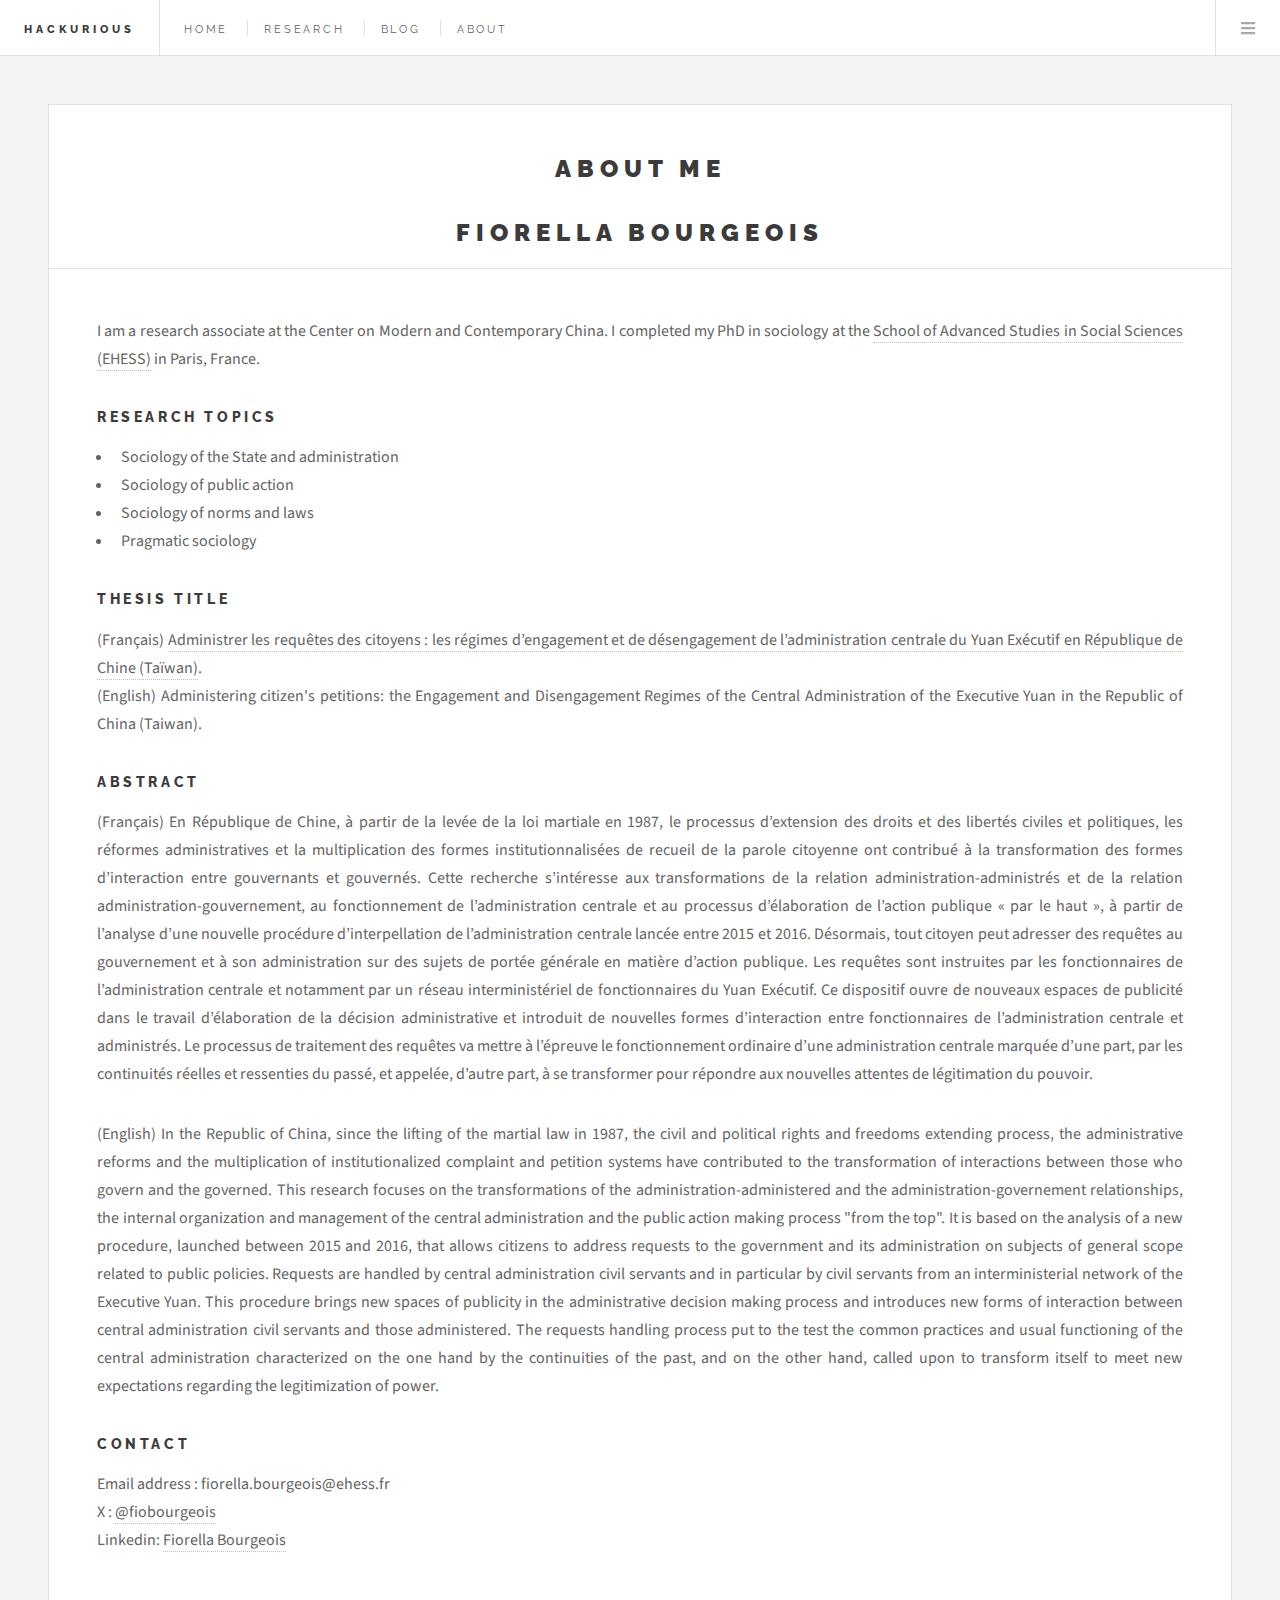
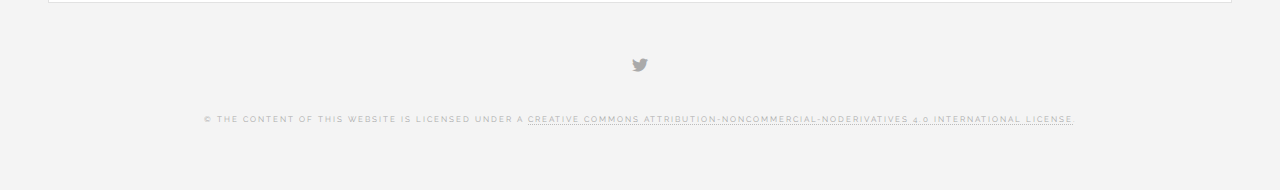
<file: about.html>
<!DOCTYPE HTML>
<!--
	Hackurious by Fiorella Bourgeois
    Type : about.html file
    Author : Fiorella Bourgeois (@fiobourgeois)
    Licence : The content of this website is under Creative Commons Attribution-Non Commercial-No Derivatives 4.0 International (CC BY-NC-ND 4.0).
-->
<html>
	<head>
		<title>Hackurious</title>
		<meta charset="utf-8" />
		<meta name="viewport" content="width=device-width, initial-scale=1, user-scalable=no" />
		<link rel="stylesheet" href="assets/css/main.css" />
	</head>
	<body class="single is-preload">

		<!-- Wrapper -->
			<div id="wrapper">

				<!-- Header -->
					<header id="header">
						<h1><a href="index.html">Hackurious</a></h1>
						<nav class="links">
							<ul>
								<li><a href="index.html">Home</a></li>
                                				<li><a href="research.html">Research</a></li>
								<li><a href="blog.html">Blog</a></li>
								<li><a href="about.html">About</a></li>
							</ul>
						</nav>
						<nav class="main">
							<ul>
								<li class="menu">
									<a class="fa-bars" href="#menu">Menu</a>
								</li>
							</ul>
						</nav>
					</header>

				<!-- Menu -->
					<section id="menu">

						<!-- Links -->
							<section>
								<ul class="links">
									<li>
										<a href="index.html">
											<h3>Home</h3>
										</a>
									</li>
                                    					<li>
										<a href="research.html">
											<h3>Research</h3>
										</a>
									</li>
									<li>
										<a href="blog.html">
											<h3>Blog</h3>
										</a>
									</li>
                                    					<li>
										<a href="about.html">
											<h3>About</h3>
										</a>
									</li>
								</ul>
							</section>
					</section>

				<!-- Main -->
					<div id="main">

						<!-- Post -->
							<article class="post">
								<header>
									<div class="title">
										<h2>About me</h2>
                                        <h2>Fiorella Bourgeois</h2>
									</div>
								</header>
				<p class="paragraphe">I am a research associate at the Center on Modern and Contemporary China. I completed my PhD in sociology at the <a href="https://www.ehess.fr/fr">School of Advanced Studies in Social Sciences (EHESS)</a> in Paris, France.</p>

				<h3>Research topics</h3>
                                
                                <ul>
				    <li>Sociology of the State and administration</li>
				    <li>Sociology of public action</li>
				    <li>Sociology of norms and laws</li>
                                    <li>Pragmatic sociology</li>
                                </ul>
								
                                <h3>Thesis title</h3>
                                
                                <p class="paragraphe"> (Français) <a href="https://theses.fr/s170798">Administrer les requêtes des citoyens : les régimes d’engagement et de désengagement de l’administration centrale du Yuan Exécutif en République de Chine (Taïwan)</a>.
				<br>
				(English) Administering citizen's petitions: the Engagement and Disengagement Regimes of the Central Administration of the Executive Yuan in the Republic of China (Taiwan).</p>
								
				<h3>Abstract</h3>

				 <p class="paragraphe">(Français) En République de Chine, à partir de la levée de la loi martiale en 1987, le processus d’extension des droits et des libertés civiles et politiques, les réformes administratives et la multiplication des formes institutionnalisées de recueil de la parole citoyenne ont contribué à la transformation des formes d’interaction entre gouvernants et gouvernés. Cette recherche s’intéresse aux transformations de la relation administration-administrés et de la relation administration-gouvernement, au fonctionnement de l’administration centrale et au processus d’élaboration de l’action publique « par le haut », à partir de l’analyse d’une nouvelle procédure d’interpellation de l’administration centrale lancée entre 2015 et 2016. Désormais, tout citoyen peut adresser des requêtes au gouvernement et à son administration sur des sujets de portée générale en matière d’action publique. Les requêtes sont instruites par les fonctionnaires de l’administration centrale et notamment par un réseau interministériel de fonctionnaires du Yuan Exécutif. Ce dispositif ouvre de nouveaux espaces de publicité dans le travail d’élaboration de la décision administrative et introduit de nouvelles formes d’interaction entre fonctionnaires de l’administration centrale et administrés. Le processus de traitement des requêtes va mettre à l’épreuve le fonctionnement ordinaire d’une administration centrale marquée d’une part, par les continuités réelles et ressenties du passé, et appelée, d’autre part, à se transformer pour répondre aux nouvelles attentes de légitimation du pouvoir.</p>

				 <p class="paragraphe">(English) In the Republic of China, since the lifting of the martial law in 1987, the civil and political rights and freedoms extending process, the administrative reforms and the multiplication of institutionalized complaint and petition systems have contributed to the transformation of interactions between those who govern and the governed. This research focuses on the transformations of the administration-administered and the administration-governement relationships, the internal organization and management of the central administration and the public action making process "from the top". It is based on the analysis of a new procedure, launched between 2015 and 2016, that allows citizens to address requests to the government and its administration on subjects of general scope related to public policies. Requests are handled by central administration civil servants and in particular by civil servants from an interministerial network of the Executive Yuan. This procedure brings new spaces of publicity in the administrative decision making process and introduces new forms of interaction between central administration civil servants and those administered. The requests handling process put to the test the common practices and usual functioning of the central administration characterized on the one hand by the continuities of the past, and on the other hand, called upon to transform itself to meet new expectations regarding the legitimization of power.</p>
																
                                <h3>Contact</h3>
                                
                                <p>Email address : fiorella.bourgeois@ehess.fr
                                <br>
                                X : <a href="https://twitter.com/fiobourgeois">@fiobourgeois</a>
                                <br>
                                Linkedin: <a href="https://www.linkedin.com/in/fiorellabourgeois/">Fiorella Bourgeois</a>
                                <br>
								
                                <footer>
								</footer>
							</article>

					</div>

				<!-- Footer -->
					<section id="footer">
						<ul class="icons">
							<li><a href="https://twitter.com/fiobourgeois" class="icon brands fa-twitter"><span class="label">Twitter</span></a></li>
						</ul>
				            <p class="copyright">&copy; The content of this website is licensed under a <a rel="license" href="http://creativecommons.org/licenses/by-nc-nd/4.0/">Creative Commons Attribution-NonCommercial-NoDerivatives 4.0 International License</a>.</p>
					</section>
        </div>
        
		<!-- Scripts -->
			<script src="assets/js/jquery.min.js"></script>
			<script src="assets/js/browser.min.js"></script>
			<script src="assets/js/breakpoints.min.js"></script>
			<script src="assets/js/util.js"></script>
			<script src="assets/js/main.js"></script>

	</body>
</html>
</file>
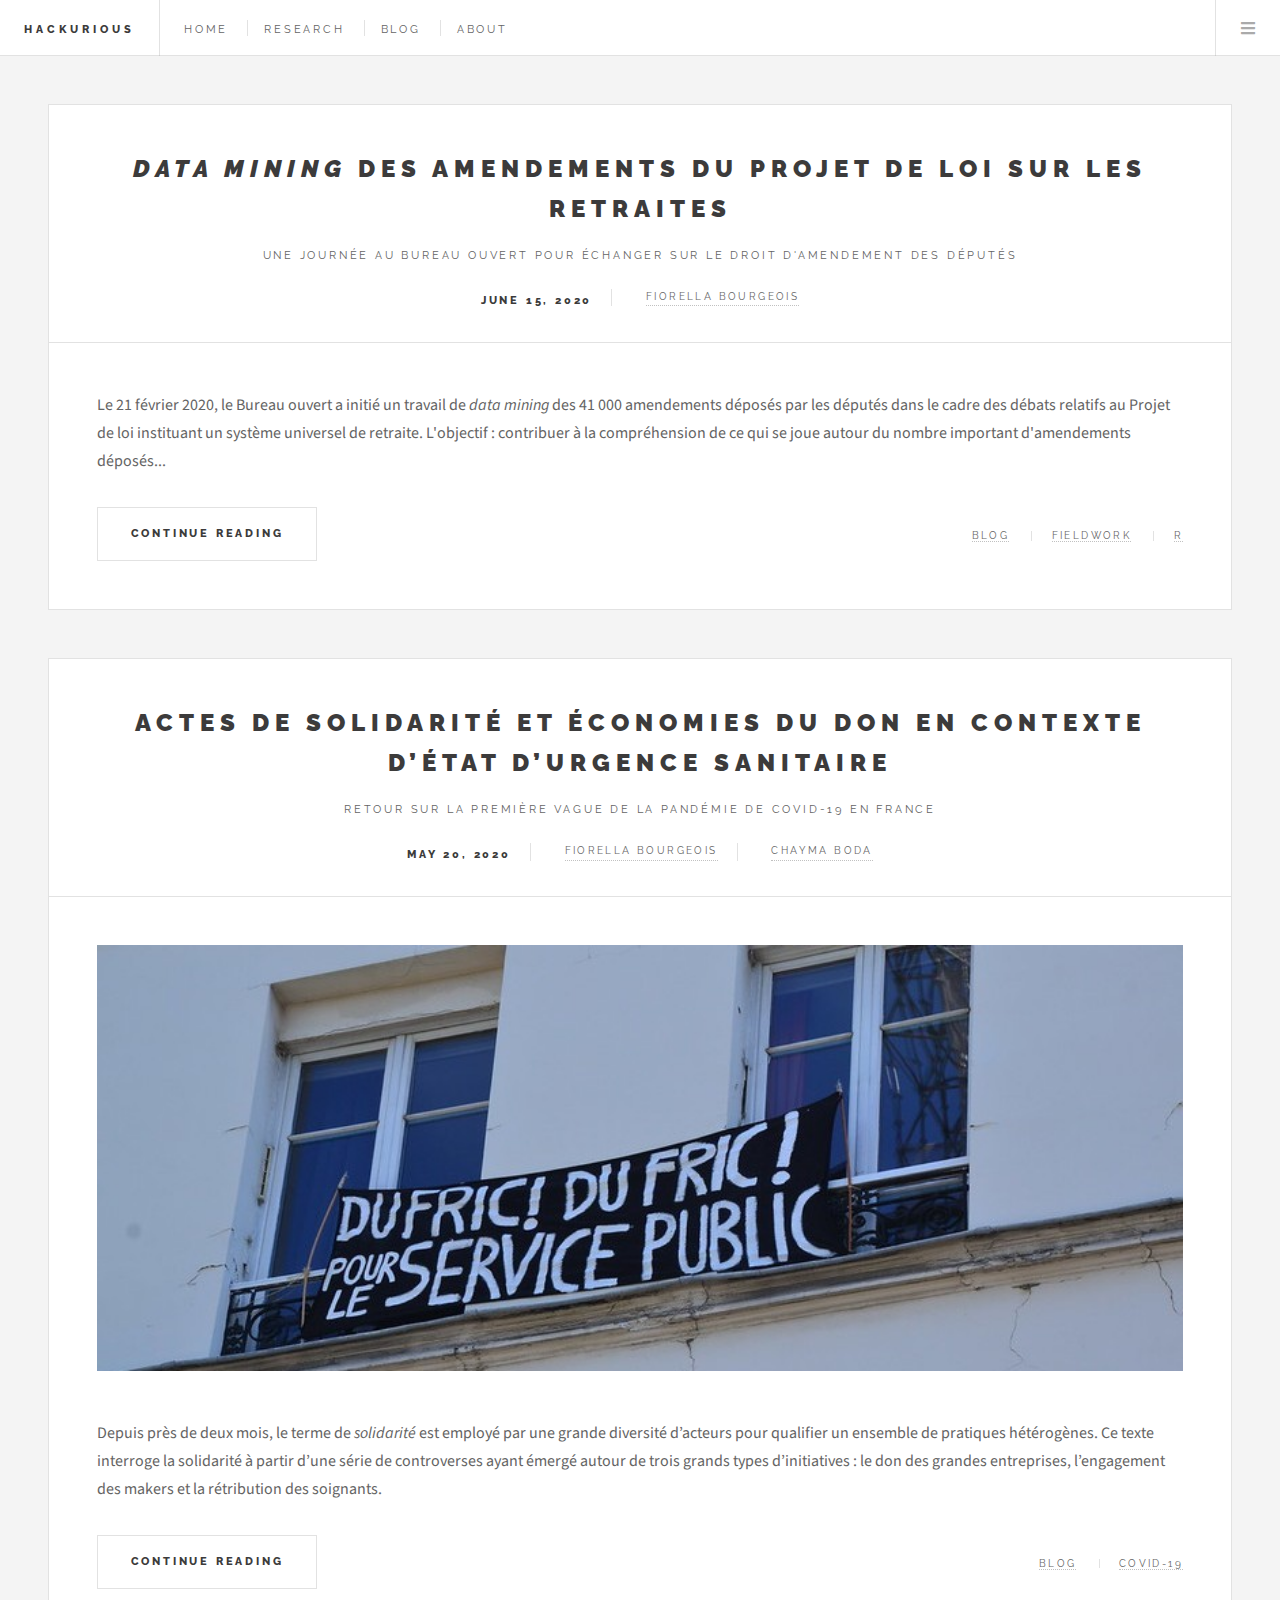
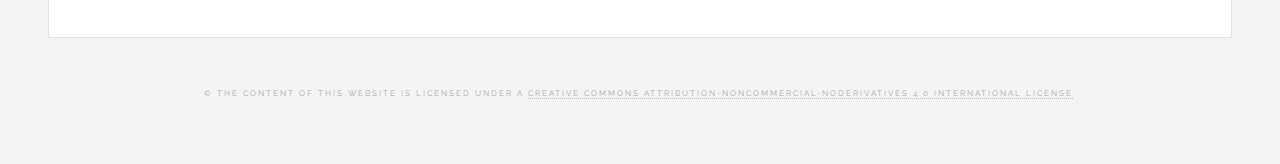
<file: blog.html>
<!DOCTYPE HTML>
<!--
	Hackurious by Fiorella Bourgeois
    Type : blog.html file
    Author : Fiorella Bourgeois (@fiobourgeois)
    Licence : The content of this website is under Creative Commons Attribution-Non Commercial-No Derivatives 4.0 International (CC BY-NC-ND 4.0).
-->
<html>
	<head>
		<title>Hackurious</title>
		<meta charset="utf-8" />
		<meta name="viewport" content="width=device-width, initial-scale=1, user-scalable=no" />
		<link rel="stylesheet" href="assets/css/main.css" />
	</head>
	<body class="is-preload">

		<!-- Wrapper -->
			<div id="wrapper">

				<!-- Header -->
					<header id="header">
						<h1><a href="index.html">Hackurious</a></h1>
						<nav class="links">
							<ul>
								<li><a href="index.html">Home</a></li>
								<li><a href="research.html">Research</a></li>
								<li><a href="blog.html">Blog</a></li>
								<li><a href="about.html">About</a></li>
							</ul>
						</nav>
						<nav class="main">
							<ul>
								<li class="menu">
									<a class="fa-bars" href="#menu">Menu</a>
								</li>
							</ul>
						</nav>
					</header>

				<!-- Menu -->
					<section id="menu">

						<!-- Links -->
							<section>
								<ul class="links">
									<li>
										<a href="index.html">
											<h3>Home</h3>
										</a>
									</li>
                                    					<li>
										<a href="research.html">
											<h3>Research</h3>

										</a>
									</li>
									<li>
										<a href="blog.html">
											<h3>Blog</h3>
										</a>
									</li>
                                   					<li>
										<a href="about.html">
											<h3>About</h3>
										</a>
									</li>
								</ul>
							</section>
					</section>

				<!-- Main -->
					<div id="main">
                        
						<!-- Post -->
							<article class="post">
								<header>
									<div class="title">
										<h2><a href="blog_1.html"><i>Data mining</i> des amendements du projet de loi sur les retraites</a></h2>
										<p>Une journée au Bureau Ouvert pour échanger sur le droit d'amendement des députés</p>
									</div>
									<div class="meta">
										<time class="published" datetime="2020-06-15">June 15, 2020</time>
										<a href="about.html" class="author"><span class="name">Fiorella Bourgeois</span></a>
									</div>
								</header>
								<p>Le 21 février 2020, le Bureau ouvert a initié un travail de <i>data mining</i> des 41 000 amendements déposés par les députés dans le cadre des débats relatifs au Projet de loi instituant un système universel de retraite. L'objectif : contribuer à la compréhension de ce qui se joue autour du nombre important d'amendements déposés...</p>
								<footer>
									<ul class="actions">
										<li><a href="blog_1.html" class="button large">Continue Reading</a></li>
									</ul>
									<ul class="stats">
										<li><a href="blog.html">Blog</a></li>
                                        <li><a href="blog.html">Fieldwork</a></li>
                                        <li><a href="r_language.html">R</a></li>
									</ul>
								</footer>
							</article>
                    
						  <!-- Post -->
    
							<article class="post">
								<header>
									<div class="title">
										<h2><a href="blog_2.html">Actes de solidarité et économies du don en contexte d’état d’urgence sanitaire</a></h2>
										<p>Retour sur la première vague de la pandémie de covid-19 en France</p>
									</div>
									<div class="meta">
										<time class="published" datetime="2020-05-20">May 20, 2020</time>
										<a href="about.html" class="author"><span class="name">Fiorella Bourgeois</span></a>
                                        <a href="http://cecmc.ehess.fr/index.php?3245" class="author"><span class="name">Chayma Boda</span></a>		
                                    </div>
								</header>
								<a href="blog_2.html" class="image featured"><img src="images/blog_2/banderolle_2.jpg" alt="" /></a>
								<p>Depuis près de deux mois, le terme de <i>solidarité</i> est employé par une grande diversité d’acteurs pour qualifier un ensemble de pratiques hétérogènes. Ce texte interroge la solidarité à partir d’une série de controverses ayant émergé autour de trois grands types d’initiatives : le don des grandes entreprises, l’engagement des makers et la rétribution des soignants.</p>
								<footer>
									<ul class="actions">
										<li><a href="blog_2.html" class="button large">Continue Reading</a></li>
									</ul>
									<ul class="stats">
										<li><a href="blog_2.html">Blog</a></li>
                                        <li><a href="#">Covid-19</a></li>
									</ul>
								</footer>
							</article>
						
                        
						<!-- Post -->
                        <!--
							<article class="post">
								<header>
									<div class="title">
										<h2><a href="single.html">Euismod et accumsan</a></h2>
										<p>Lorem ipsum dolor amet nullam consequat etiam feugiat</p>
									</div>
									<div class="meta">
										<time class="published" datetime="2015-10-22">October 22, 2015</time>
										<a href="#" class="author"><span class="name">Jane Doe</span><img src="images/avatar.jpg" alt="" /></a>
									</div>
								</header>
								<a href="single.html" class="image featured"><img src="images/pic03.jpg" alt="" /></a>
								<p>Mauris neque quam, fermentum ut nisl vitae, convallis maximus nisl. Sed mattis nunc id lorem euismod placerat. Vivamus porttitor magna enim, ac accumsan tortor cursus at. Phasellus sed ultricies mi non congue ullam corper. Praesent tincidunt sed tellus ut rutrum. Sed vitae justo condimentum, porta lectus vitae, ultricies congue gravida diam non fringilla. Cras vehicula tellus eu ligula viverra, ac fringilla turpis suscipit. Quisque vestibulum rhoncus ligula.</p>
								<footer>
									<ul class="actions">
										<li><a href="single.html" class="button large">Continue Reading</a></li>
									</ul>
									<ul class="stats">
										<li><a href="#">General</a></li>
										<li><a href="#" class="icon solid fa-heart">28</a></li>
										<li><a href="#" class="icon solid fa-comment">128</a></li>
									</ul>
								</footer>
							</article>
		                  -->
                        
						<!-- Post -->
						<!--
							<article class="post">
								<header>
									<div class="title">
										<h2><a href="#">Elements</a></h2>
										<p>Lorem ipsum dolor amet nullam consequat etiam feugiat</p>
									</div>
									<div class="meta">
										<time class="published" datetime="2015-10-18">October 18, 2015</time>
										<a href="#" class="author"><span class="name">Jane Doe</span><img src="images/avatar.jpg" alt="" /></a>
									</div>
								</header>

								<section>
									<h3>Text</h3>
									<p>This is <b>bold</b> and this is <strong>strong</strong>. This is <i>italic</i> and this is <em>emphasized</em>.
									This is <sup>superscript</sup> text and this is <sub>subscript</sub> text.
									This is <u>underlined</u> and this is code: <code>for (;;) { ... }</code>. Finally, <a href="#">this is a link</a>.</p>
									<hr />
									<p>Nunc lacinia ante nunc ac lobortis. Interdum adipiscing gravida odio porttitor sem non mi integer non faucibus ornare mi ut ante amet placerat aliquet. Volutpat eu sed ante lacinia sapien lorem accumsan varius montes viverra nibh in adipiscing blandit tempus accumsan.</p>
									<hr />
									<h2>Heading Level 2</h2>
									<h3>Heading Level 3</h3>
									<h4>Heading Level 4</h4>
									<hr />
									<h4>Blockquote</h4>
									<blockquote>Fringilla nisl. Donec accumsan interdum nisi, quis tincidunt felis sagittis eget tempus euismod. Vestibulum ante ipsum primis in faucibus vestibulum. Blandit adipiscing eu felis iaculis volutpat ac adipiscing accumsan faucibus. Vestibulum ante ipsum primis in faucibus lorem ipsum dolor sit amet nullam adipiscing eu felis.</blockquote>
									<h4>Preformatted</h4>
									<pre><code>i = 0;

while (!deck.isInOrder()) {
  print 'Iteration ' + i;
  deck.shuffle();
  i++;
}

print 'It took ' + i + ' iterations to sort the deck.';</code></pre>
								</section>

								<section>
									<h3>Lists</h3>
									<div class="row">
										<div class="col-6 col-12-medium">
											<h4>Unordered</h4>
											<ul>
												<li>Dolor pulvinar etiam.</li>
												<li>Sagittis adipiscing.</li>
												<li>Felis enim feugiat.</li>
											</ul>
											<h4>Alternate</h4>
											<ul class="alt">
												<li>Dolor pulvinar etiam.</li>
												<li>Sagittis adipiscing.</li>
												<li>Felis enim feugiat.</li>
											</ul>
										</div>
										<div class="col-6 col-12-medium">
											<h4>Ordered</h4>
											<ol>
												<li>Dolor pulvinar etiam.</li>
												<li>Etiam vel felis viverra.</li>
												<li>Felis enim feugiat.</li>
												<li>Dolor pulvinar etiam.</li>
												<li>Etiam vel felis lorem.</li>
												<li>Felis enim et feugiat.</li>
											</ol>
											<h4>Icons</h4>
											<ul class="icons">
												<li><a href="#" class="icon brands fa-twitter"><span class="label">Twitter</span></a></li>
												<li><a href="#" class="icon brands fa-facebook-f"><span class="label">Facebook</span></a></li>
												<li><a href="#" class="icon brands fa-instagram"><span class="label">Instagram</span></a></li>
												<li><a href="#" class="icon brands fa-github"><span class="label">Github</span></a></li>
											</ul>
										</div>
									</div>
									<h3>Actions</h3>
									<div class="row">
										<div class="col-6 col-12-medium">
											<ul class="actions">
												<li><a href="#" class="button">Default</a></li>
												<li><a href="#" class="button">Default</a></li>
												<li><a href="#" class="button">Default</a></li>
											</ul>
											<ul class="actions small">
												<li><a href="#" class="button small">Small</a></li>
												<li><a href="#" class="button small">Small</a></li>
												<li><a href="#" class="button small">Small</a></li>
											</ul>
											<ul class="actions stacked">
												<li><a href="#" class="button">Default</a></li>
												<li><a href="#" class="button">Default</a></li>
												<li><a href="#" class="button">Default</a></li>
											</ul>
											<ul class="actions stacked">
												<li><a href="#" class="button small">Small</a></li>
												<li><a href="#" class="button small">Small</a></li>
												<li><a href="#" class="button small">Small</a></li>
											</ul>
										</div>
										<div class="col-6 col-12-medium">
											<ul class="actions stacked">
												<li><a href="#" class="button fit">Default</a></li>
												<li><a href="#" class="button fit">Default</a></li>
											</ul>
											<ul class="actions stacked">
												<li><a href="#" class="button small fit">Small</a></li>
												<li><a href="#" class="button small fit">Small</a></li>
											</ul>
										</div>
									</div>
								</section>

								<section>
									<h3>Table</h3>
									<h4>Default</h4>
									<div class="table-wrapper">
										<table>
											<thead>
												<tr>
													<th>Name</th>
													<th>Description</th>
													<th>Price</th>
												</tr>
											</thead>
											<tbody>
												<tr>
													<td>Item One</td>
													<td>Ante turpis integer aliquet porttitor.</td>
													<td>29.99</td>
												</tr>
												<tr>
													<td>Item Two</td>
													<td>Vis ac commodo adipiscing arcu aliquet.</td>
													<td>19.99</td>
												</tr>
												<tr>
													<td>Item Three</td>
													<td> Morbi faucibus arcu accumsan lorem.</td>
													<td>29.99</td>
												</tr>
												<tr>
													<td>Item Four</td>
													<td>Vitae integer tempus condimentum.</td>
													<td>19.99</td>
												</tr>
												<tr>
													<td>Item Five</td>
													<td>Ante turpis integer aliquet porttitor.</td>
													<td>29.99</td>
												</tr>
											</tbody>
											<tfoot>
												<tr>
													<td colspan="2"></td>
													<td>100.00</td>
												</tr>
											</tfoot>
										</table>
									</div>

									<h4>Alternate</h4>
									<div class="table-wrapper">
										<table class="alt">
											<thead>
												<tr>
													<th>Name</th>
													<th>Description</th>
													<th>Price</th>
												</tr>
											</thead>
											<tbody>
												<tr>
													<td>Item One</td>
													<td>Ante turpis integer aliquet porttitor.</td>
													<td>29.99</td>
												</tr>
												<tr>
													<td>Item Two</td>
													<td>Vis ac commodo adipiscing arcu aliquet.</td>
													<td>19.99</td>
												</tr>
												<tr>
													<td>Item Three</td>
													<td> Morbi faucibus arcu accumsan lorem.</td>
													<td>29.99</td>
												</tr>
												<tr>
													<td>Item Four</td>
													<td>Vitae integer tempus condimentum.</td>
													<td>19.99</td>
												</tr>
												<tr>
													<td>Item Five</td>
													<td>Ante turpis integer aliquet porttitor.</td>
													<td>29.99</td>
												</tr>
											</tbody>
											<tfoot>
												<tr>
													<td colspan="2"></td>
													<td>100.00</td>
												</tr>
											</tfoot>
										</table>
									</div>
								</section>

								<section>
									<h3>Buttons</h3>
									<ul class="actions">
										<li><a href="#" class="button large">Large</a></li>
										<li><a href="#" class="button">Default</a></li>
										<li><a href="#" class="button small">Small</a></li>
									</ul>
									<ul class="actions fit">
										<li><a href="#" class="button fit">Fit</a></li>
										<li><a href="#" class="button fit">Fit</a></li>
										<li><a href="#" class="button fit">Fit</a></li>
									</ul>
									<ul class="actions fit small">
										<li><a href="#" class="button fit small">Fit + Small</a></li>
										<li><a href="#" class="button fit small">Fit + Small</a></li>
										<li><a href="#" class="button fit small">Fit + Small</a></li>
									</ul>
									<ul class="actions">
										<li><a href="#" class="button icon solid fa-download">Icon</a></li>
										<li><a href="#" class="button icon solid fa-upload">Icon</a></li>
										<li><a href="#" class="button icon solid fa-save">Icon</a></li>
									</ul>
									<ul class="actions">
										<li><span class="button disabled">Disabled</span></li>
										<li><span class="button disabled icon solid fa-download">Disabled</span></li>
									</ul>
								</section>

								<section>
									<h3>Form</h3>
									<form method="post" action="#">
										<div class="row gtr-uniform">
											<div class="col-6 col-12-xsmall">
												<input type="text" name="demo-name" id="demo-name" value="" placeholder="Name" />
											</div>
											<div class="col-6 col-12-xsmall">
												<input type="email" name="demo-email" id="demo-email" value="" placeholder="Email" />
											</div>
											<div class="col-12">
												<select name="demo-category" id="demo-category">
													<option value="">- Category -</option>
													<option value="1">Manufacturing</option>
													<option value="1">Shipping</option>
													<option value="1">Administration</option>
													<option value="1">Human Resources</option>
												</select>
											</div>
											<div class="col-4 col-12-small">
												<input type="radio" id="demo-priority-low" name="demo-priority" checked>
												<label for="demo-priority-low">Low</label>
											</div>
											<div class="col-4 col-12-small">
												<input type="radio" id="demo-priority-normal" name="demo-priority">
												<label for="demo-priority-normal">Normal</label>
											</div>
											<div class="col-4 col-12-small">
												<input type="radio" id="demo-priority-high" name="demo-priority">
												<label for="demo-priority-high">High</label>
											</div>
											<div class="col-6 col-12-small">
												<input type="checkbox" id="demo-copy" name="demo-copy">
												<label for="demo-copy">Email me a copy</label>
											</div>
											<div class="col-6 col-12-small">
												<input type="checkbox" id="demo-human" name="demo-human" checked>
												<label for="demo-human">Not a robot</label>
											</div>
											<div class="col-12">
												<textarea name="demo-message" id="demo-message" placeholder="Enter your message" rows="6"></textarea>
											</div>
											<div class="col-12">
												<ul class="actions">
													<li><input type="submit" value="Send Message" /></li>
													<li><input type="reset" value="Reset" /></li>
												</ul>
											</div>
										</div>
									</form>
								</section>

								<section>
									<h3>Image</h3>
									<h4>Fit</h4>
									<div class="box alt">
										<div class="row gtr-uniform">
											<div class="col-12"><span class="image fit"><img src="images/pic02.jpg" alt="" /></span></div>
											<div class="col-4"><span class="image fit"><img src="images/pic04.jpg" alt="" /></span></div>
											<div class="col-4"><span class="image fit"><img src="images/pic05.jpg" alt="" /></span></div>
											<div class="col-4"><span class="image fit"><img src="images/pic06.jpg" alt="" /></span></div>
											<div class="col-4"><span class="image fit"><img src="images/pic06.jpg" alt="" /></span></div>
											<div class="col-4"><span class="image fit"><img src="images/pic04.jpg" alt="" /></span></div>
											<div class="col-4"><span class="image fit"><img src="images/pic05.jpg" alt="" /></span></div>
											<div class="col-4"><span class="image fit"><img src="images/pic05.jpg" alt="" /></span></div>
											<div class="col-4"><span class="image fit"><img src="images/pic06.jpg" alt="" /></span></div>
											<div class="col-4"><span class="image fit"><img src="images/pic04.jpg" alt="" /></span></div>
										</div>
									</div>
									<h4>Left &amp; Right</h4>
									<p><span class="image left"><img src="images/pic07.jpg" alt="" /></span>Fringilla nisl. Donec accumsan interdum nisi, quis tincidunt felis sagittis eget. tempus euismod. Vestibulum ante ipsum primis in faucibus vestibulum. Blandit adipiscing eu felis iaculis volutpat ac adipiscing accumsan eu faucibus. Integer ac pellentesque praesent tincidunt felis sagittis eget. tempus euismod. Vestibulum ante ipsum primis in faucibus vestibulum. Blandit adipiscing eu felis iaculis volutpat ac adipiscing accumsan eu faucibus. Integer ac pellentesque praesent. Donec accumsan interdum nisi, quis tincidunt felis sagittis eget. tempus euismod. Vestibulum ante ipsum primis in faucibus vestibulum. Blandit adipiscing eu felis iaculis volutpat ac adipiscing accumsan eu faucibus. Integer ac pellentesque praesent tincidunt felis sagittis eget. tempus euismod. Vestibulum ante ipsum primis in faucibus vestibulum. Blandit adipiscing eu felis iaculis volutpat ac adipiscing accumsan eu faucibus. Integer ac pellentesque praesent. Blandit adipiscing eu felis iaculis volutpat ac adipiscing accumsan eu faucibus. Integer ac pellentesque praesent tincidunt felis sagittis eget. tempus euismod. Vestibulum ante ipsum primis in faucibus vestibulum. Blandit adipiscing eu felis iaculis volutpat ac adipiscing accumsan eu faucibus. Integer ac pellentesque praesent.</p>
									<p><span class="image right"><img src="images/pic04.jpg" alt="" /></span>Fringilla nisl. Donec accumsan interdum nisi, quis tincidunt felis sagittis eget. tempus euismod. Vestibulum ante ipsum primis in faucibus vestibulum. Blandit adipiscing eu felis iaculis volutpat ac adipiscing accumsan eu faucibus. Integer ac pellentesque praesent tincidunt felis sagittis eget. tempus euismod. Vestibulum ante ipsum primis in faucibus vestibulum. Blandit adipiscing eu felis iaculis volutpat ac adipiscing accumsan eu faucibus. Integer ac pellentesque praesent. Donec accumsan interdum nisi, quis tincidunt felis sagittis eget. tempus euismod. Vestibulum ante ipsum primis in faucibus vestibulum. Blandit adipiscing eu felis iaculis volutpat ac adipiscing accumsan eu faucibus. Integer ac pellentesque praesent tincidunt felis sagittis eget. tempus euismod. Vestibulum ante ipsum primis in faucibus vestibulum. Blandit adipiscing eu felis iaculis volutpat ac adipiscing accumsan eu faucibus. Integer ac pellentesque praesent. Blandit adipiscing eu felis iaculis volutpat ac adipiscing accumsan eu faucibus. Integer ac pellentesque praesent tincidunt felis sagittis eget. tempus euismod. Vestibulum ante ipsum primis in faucibus vestibulum. Blandit adipiscing eu felis iaculis volutpat ac adipiscing accumsan eu faucibus. Integer ac pellentesque praesent.</p>
								</section>

							</article>
						-->

						<!-- Pagination -->
                        <!--
							<ul class="actions pagination">
								<li><a href="" class="disabled button large previous">Previous Page</a></li>
								<li><a href="#" class="button large next">Next Page</a></li>
							</ul>
                        -->
                        
                        <!-- Footer -->
					<section id="footer">
				            <p class="copyright">&copy; The content of this website is licensed under a <a rel="license" href="http://creativecommons.org/licenses/by-nc-nd/4.0/">Creative Commons Attribution-NonCommercial-NoDerivatives 4.0 International License</a>.</p>
					</section>

					</div>
                
			</div>
        

		<!-- Scripts -->
			<script src="assets/js/jquery.min.js"></script>
			<script src="assets/js/browser.min.js"></script>
			<script src="assets/js/breakpoints.min.js"></script>
			<script src="assets/js/util.js"></script>
			<script src="assets/js/main.js"></script>

	</body>
</html>
</file>
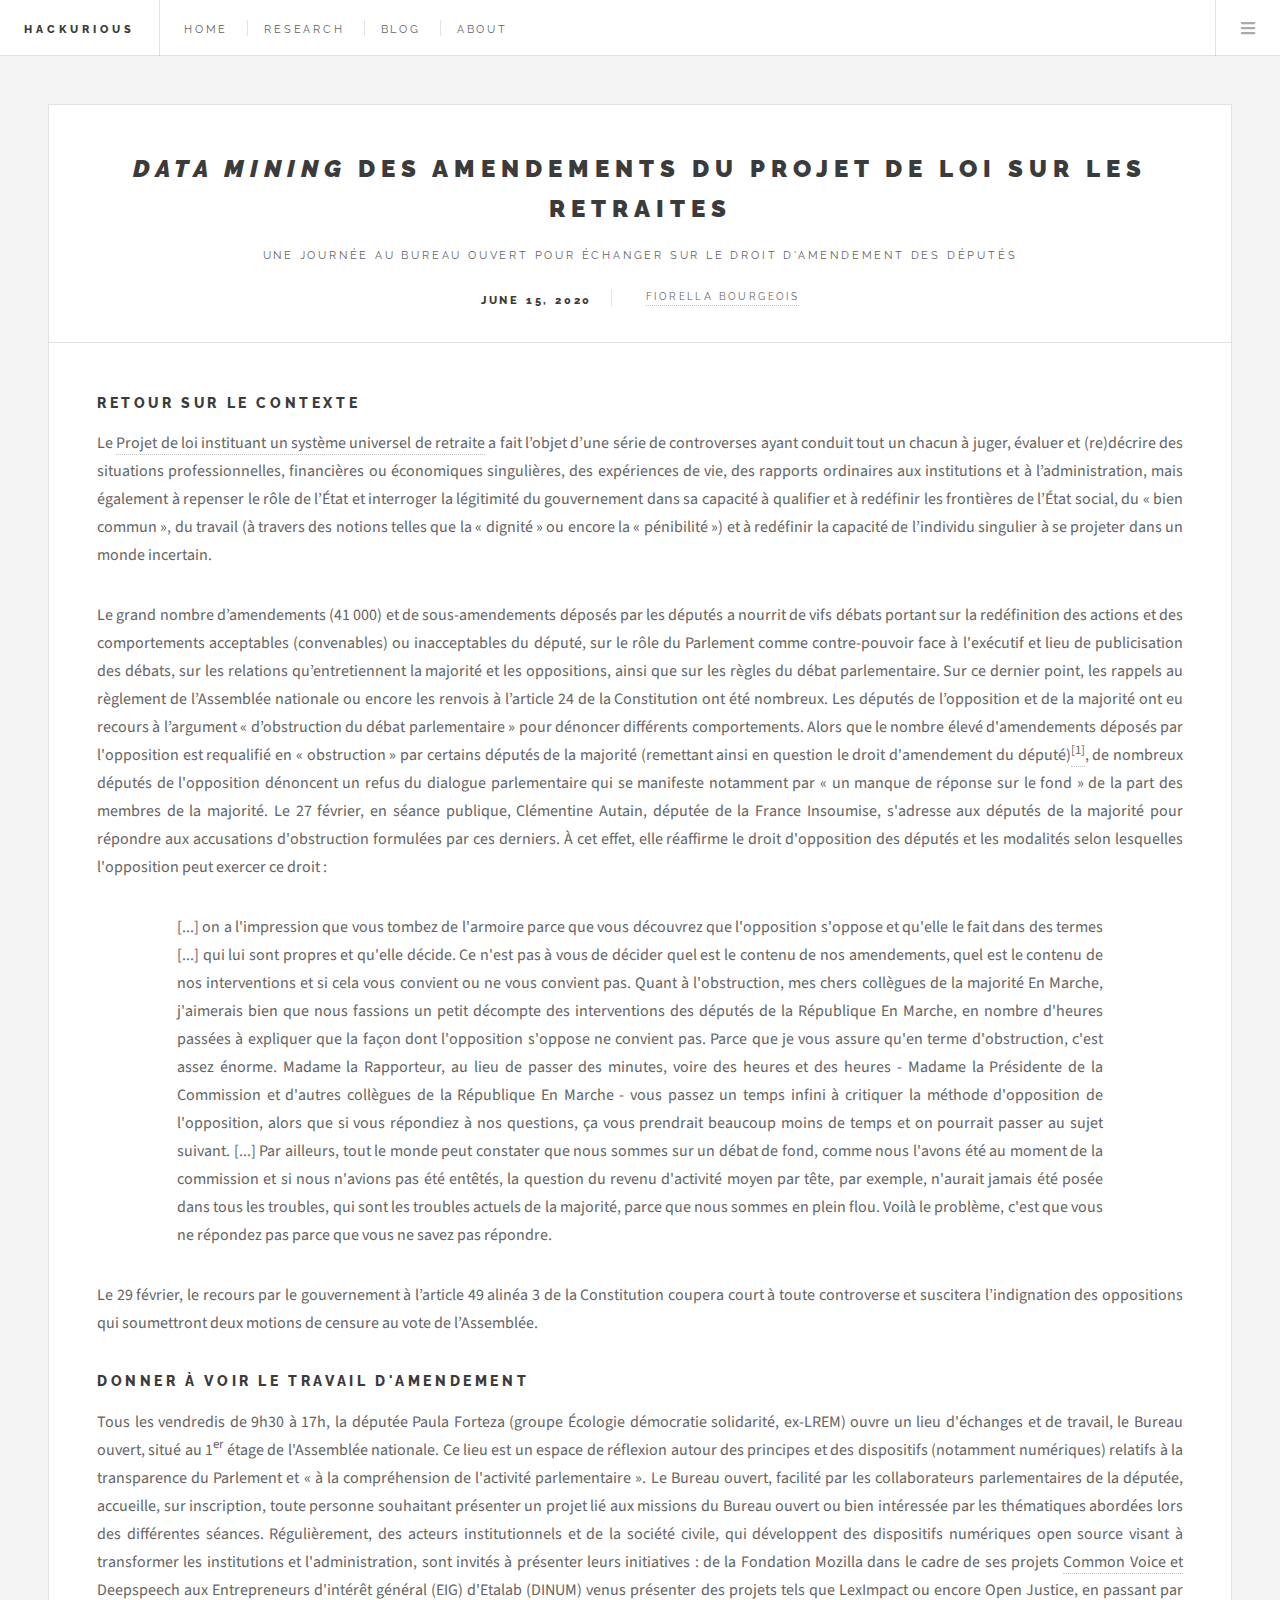
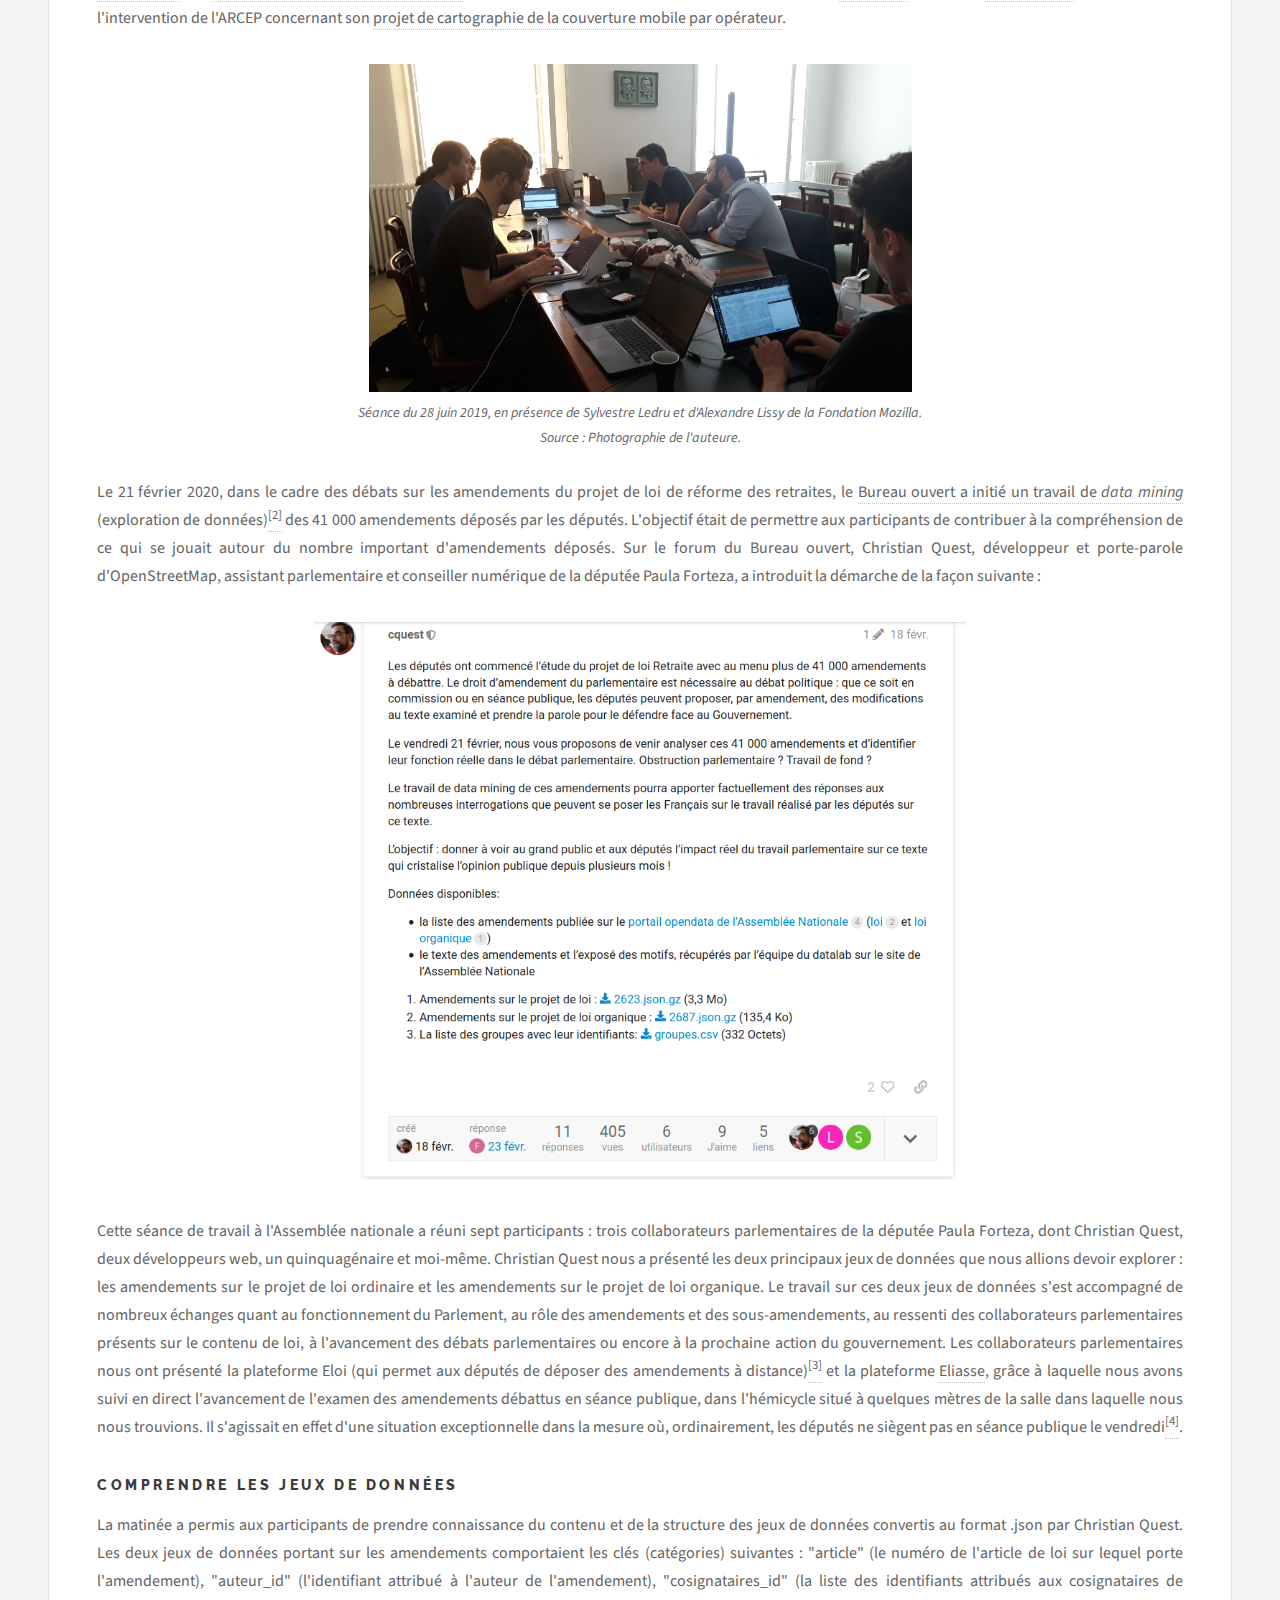
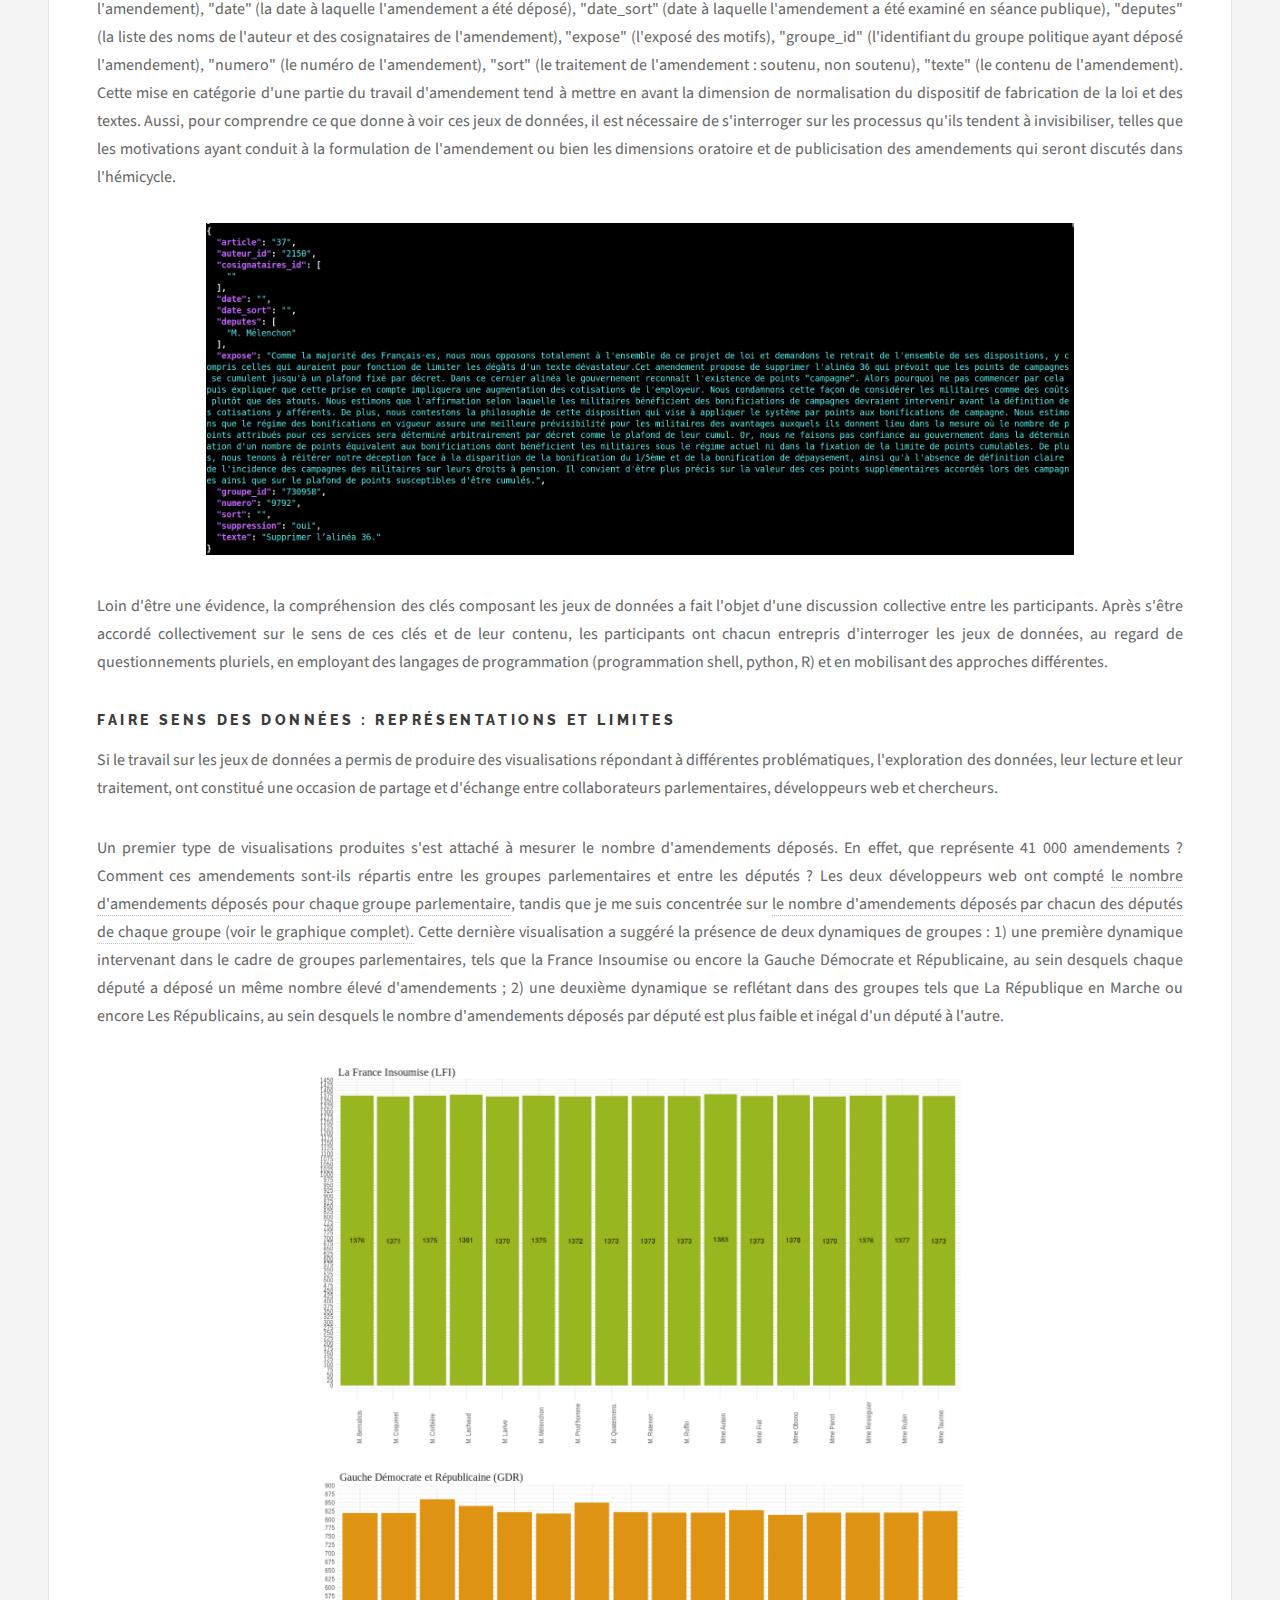
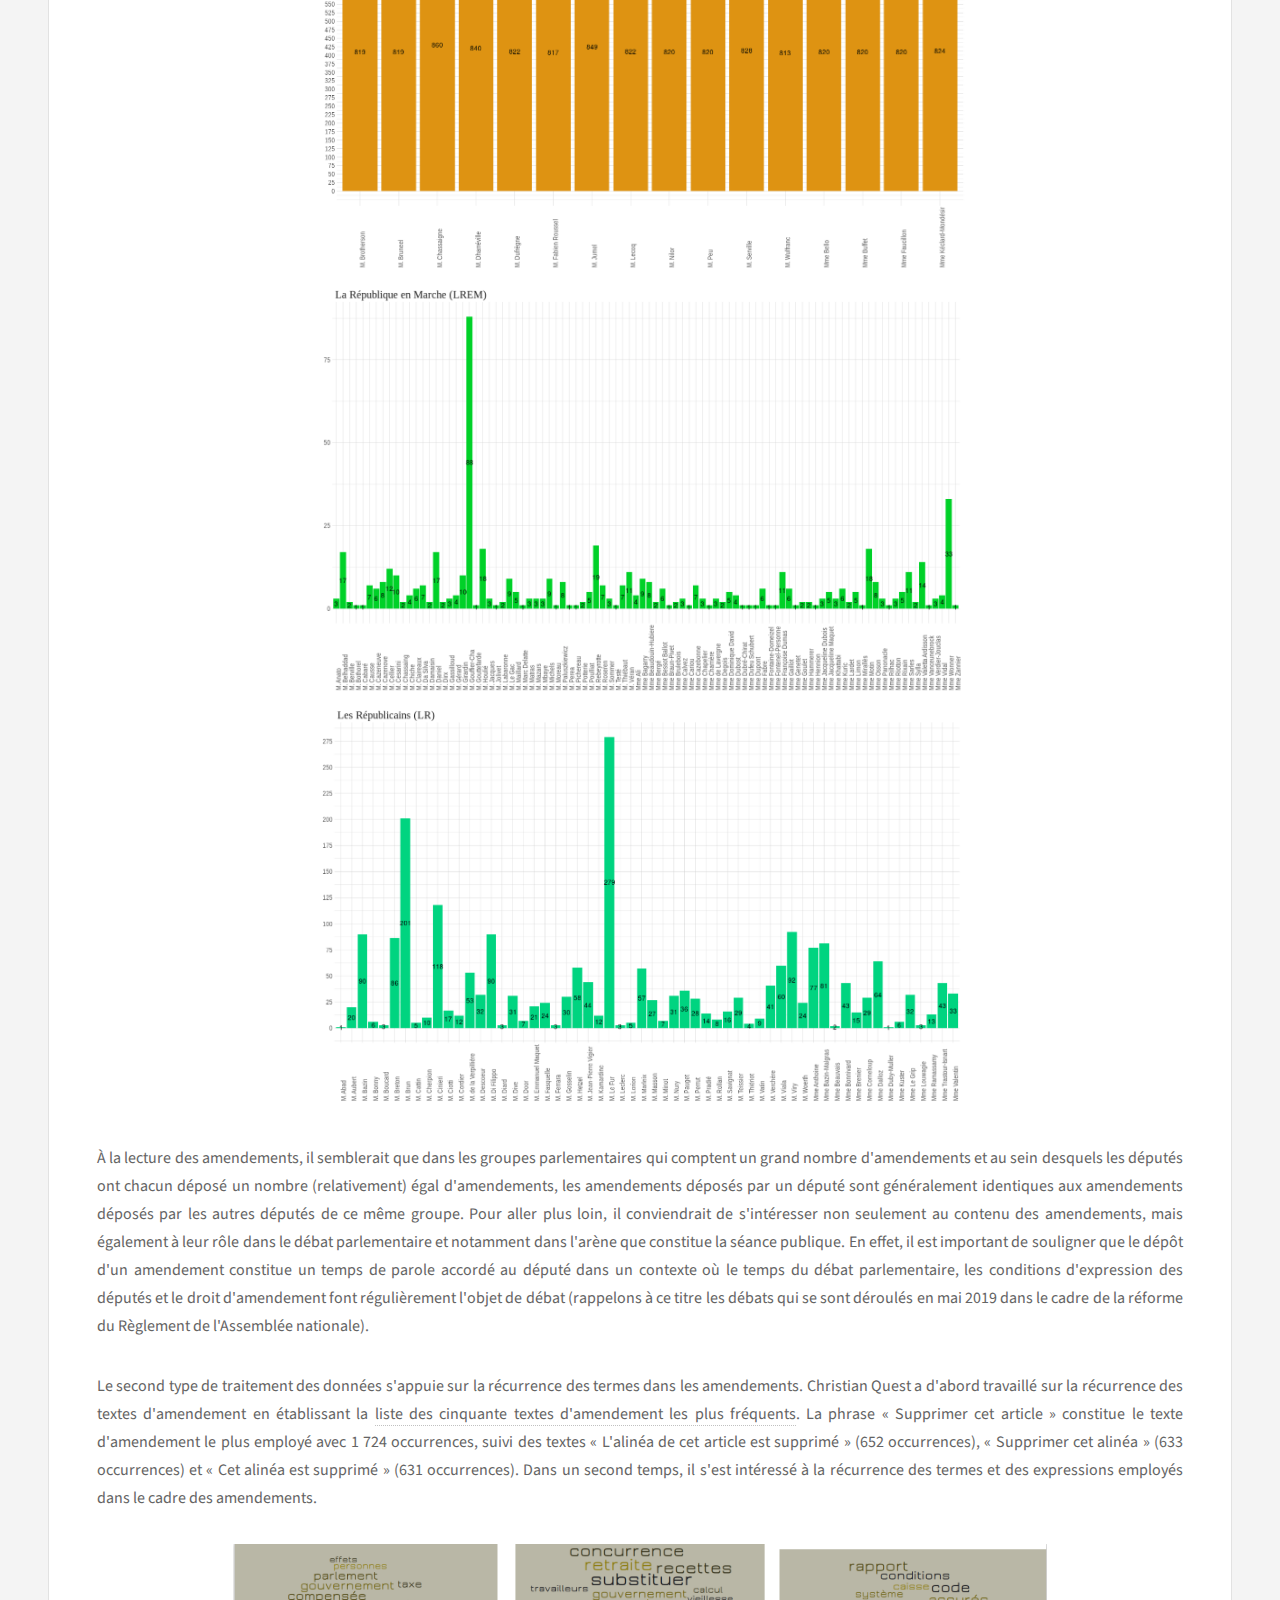
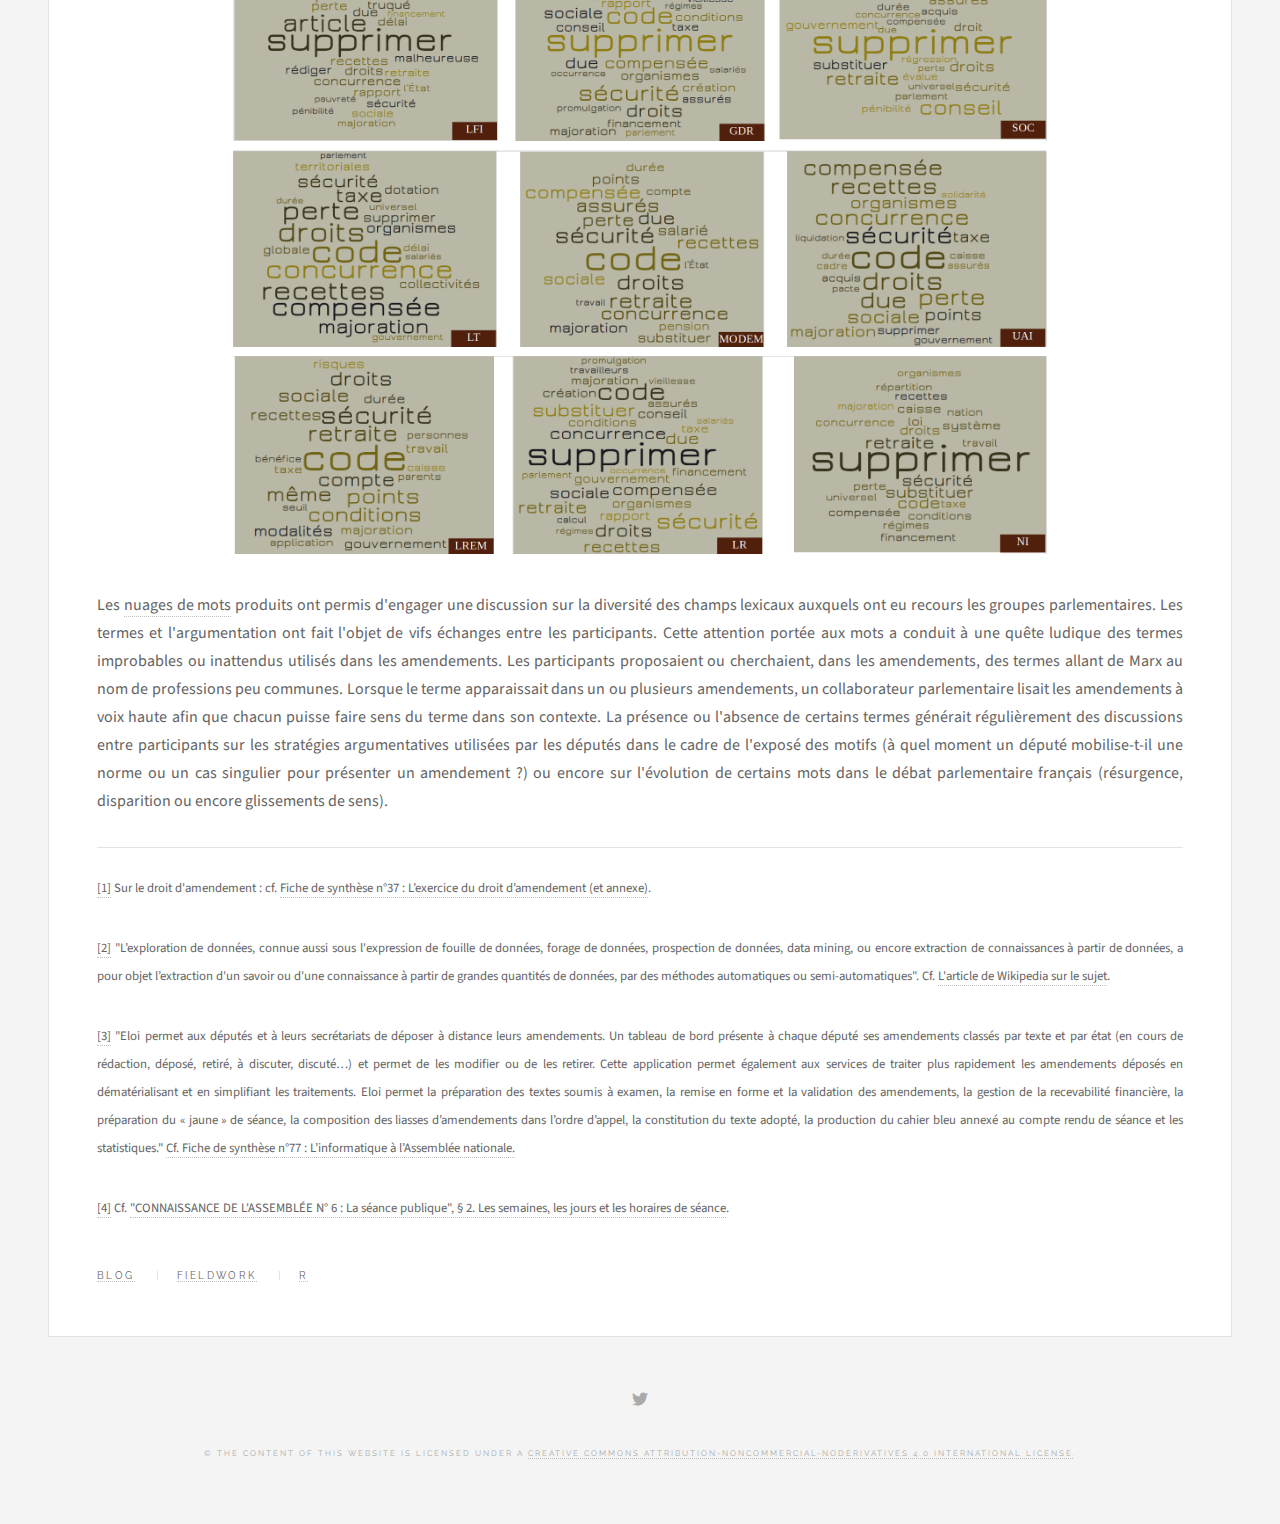
<file: blog_1.html>
<!DOCTYPE HTML>
<!--
    Type : Blog post
    Number : 1
    Titre : Data mining des amendements du projet de loi sur les retraites
    Author : Fiorella Bourgeois (@fiobourgeois)
    Licence : The content of this website is under Creative Commons Attribution-Non Commercial-No Derivatives 4.0 International (CC BY-NC-ND 4.0).
-->
<html>
	<head>
		<title>Blog - Data mining des amendements du projet de loi sur les retraites</title>
		<meta charset="utf-8" />
		<meta name="viewport" content="width=device-width, initial-scale=1, user-scalable=no" />
		<link rel="stylesheet" href="assets/css/main.css" />
	</head>
	<body class="single is-preload">

		<!-- Wrapper -->
			<div id="wrapper">

				<!-- Header -->
					<header id="header">
						<h1><a href="index.html">Hackurious</a></h1>
						<nav class="links">
							<ul>
								<li><a href="index.html">Home</a></li>
								<li><a href="research.html">Research</a></li>
								<li><a href="blog.html">Blog</a></li>
								<li><a href="about.html">About</a></li>
							</ul>
						</nav>
						<nav class="main">
							<ul>
								<li class="menu">
									<a class="fa-bars" href="#menu">Menu</a>
								</li>
							</ul>
						</nav>
					</header>

				<!-- Menu -->
					<section id="menu">

						<!-- Links -->
							<section>
								<ul class="links">
									<li>
										<a href="index.html">
											<h3>Home</h3>
										</a>
									</li>
									<li>
										<a href="research.html">
											<h3>Research</h3>
										</a>
									</li>
									<li>
										<a href="blog.html">
											<h3>Blog</h3>
										</a>
									</li>
                                    					<li>
										<a href="about.html">
											<h3>About</h3>
										</a>
									</li>
								</ul>
							</section>
					</section>

				<!-- Main -->
					<div id="main">

						<!-- Post -->
							<article class="post">
								<header>
									<div class="title">
										<h2><a href="#"><i>Data mining</i> des amendements du projet de loi sur les retraites</a></h2>
										<p>Une journée au Bureau Ouvert pour échanger sur le droit d'amendement des députés</p>
									</div>
									<div class="meta">
										<time class="published" datetime="2020-06-15">June 15, 2020</time>
										<a href="about.html" class="author"><span class="name">Fiorella Bourgeois</span></a>
									</div>
								</header>
                                
                                <h3>Retour sur le contexte</h3>
                                
								<p class="paragraphe">Le <a href="http://www.assemblee-nationale.fr/dyn/15/textes/l15b2623_projet-loi">Projet de loi instituant un système universel de retraite</a> a fait l’objet d’une série de controverses ayant conduit tout un chacun à juger, évaluer et (re)décrire des situations professionnelles, financières ou économiques singulières, des expériences de vie, des rapports ordinaires aux institutions et à l’administration, mais également à repenser le rôle de l’État et interroger la légitimité du gouvernement dans sa capacité à qualifier et à redéfinir les frontières de l’État social, du « bien commun », du travail (à travers des notions telles que la « dignité » ou encore la « pénibilité »)  et à redéfinir la capacité de l’individu singulier à se projeter dans un monde incertain.
                                
                                <p class="paragraphe">Le grand nombre d’amendements (41 000) et de sous-amendements déposés par les députés a nourrit de vifs débats portant sur la redéfinition des actions et des comportements acceptables (convenables) ou inacceptables du député, sur le rôle du Parlement comme contre-pouvoir face à l'exécutif et lieu de publicisation des débats, sur les relations qu’entretiennent la majorité et les oppositions, ainsi que sur les règles du débat parlementaire. Sur ce dernier point, les rappels au règlement de l’Assemblée nationale ou encore les renvois à l’article 24 de la Constitution ont été nombreux. Les députés de l’opposition et de la majorité ont eu recours à l’argument « d’obstruction du débat parlementaire » pour dénoncer différents comportements. Alors que le nombre élevé d'amendements déposés par l'opposition est requalifié en « obstruction » par certains députés de la majorité (remettant ainsi en question le droit d'amendement du député)<a href="#note1" name="nt1"><sup>[1]</sup></a>, de nombreux députés de l'opposition dénoncent un refus du dialogue parlementaire qui se manifeste notamment par « un manque de réponse sur le fond » de la part des membres de la majorité. Le 27 février, en séance publique, Clémentine Autain, députée de la France Insoumise, s'adresse aux députés de la majorité pour répondre aux accusations d'obstruction formulées par ces derniers. À cet effet, elle réaffirme le droit d'opposition des députés et les modalités selon lesquelles l'opposition peut exercer ce droit :<p/>
                                
                                <p class="citation">[...] on a l'impression que vous tombez de l'armoire parce que vous découvrez que l'opposition s'oppose et qu'elle le fait dans des termes [...] qui lui sont propres et qu'elle décide. Ce n'est pas à vous de décider quel est le contenu de nos amendements, quel est le contenu de nos interventions et si cela vous convient ou ne vous convient pas. Quant à l'obstruction, mes chers collègues de la majorité En Marche, j'aimerais bien que nous fassions un petit décompte des interventions des députés de la République En Marche, en nombre d'heures passées à expliquer que la façon dont l'opposition s'oppose ne convient pas. Parce que je vous assure qu'en terme d'obstruction, c'est assez énorme. Madame la Rapporteur, au lieu de passer des minutes, voire des heures et des heures - Madame la Présidente de la Commission et d'autres collègues de la République En Marche - vous passez un temps infini à critiquer la méthode d'opposition de l'opposition, alors que si vous répondiez à nos questions, ça vous prendrait beaucoup moins de temps et on pourrait passer au sujet suivant. [...] Par ailleurs, tout le monde peut constater que nous sommes sur un débat de fond, comme nous l'avons été au moment de la commission et si nous n'avions pas été entêtés, la question du revenu d'activité moyen par tête, par exemple, n'aurait jamais été posée dans tous les troubles, qui sont les troubles actuels de la majorité, parce que nous sommes en plein flou. Voilà le problème, c'est que vous ne répondez pas parce que vous ne savez pas répondre.</p>
                                
                                <p class="paragraphe">Le 29 février, le recours par le gouvernement à l’article 49 alinéa 3 de la Constitution coupera court à toute controverse et suscitera l’indignation des oppositions qui soumettront deux motions de censure au vote de l’Assemblée.</p>
                                
                                <h3>Donner à voir le travail d'amendement</h3>

                                <p class="paragraphe">Tous les vendredis de 9h30 à 17h, la députée Paula Forteza (groupe Écologie démocratie solidarité, ex-LREM) ouvre un lieu d'échanges et de travail, le Bureau ouvert, situé au 1<sup>er</sup> étage de l'Assemblée nationale. Ce lieu est un espace de réflexion autour des principes et des dispositifs (notamment numériques) relatifs à la transparence du Parlement et « à la compréhension de l'activité parlementaire ». Le Bureau ouvert, facilité par les collaborateurs parlementaires de la députée, accueille, sur inscription, toute personne souhaitant présenter un projet lié aux missions du Bureau ouvert ou bien intéressée par les thématiques abordées lors des différentes séances. Régulièrement, des acteurs institutionnels et de la société civile, qui développent des dispositifs numériques open source visant à transformer les institutions et l'administration, sont invités à présenter leurs initiatives : de la Fondation Mozilla dans le cadre de ses projets <a href="https://framablog.org/2018/12/19/projet-common-voice-pour-que-la-voix-soit-libre/">Common Voice et Deepspeech</a> aux <a href="https://entrepreneur-interet-general.etalab.gouv.fr/presentation.html">Entrepreneurs d'intérêt général (EIG)</a> d'Etalab (DINUM) venus présenter des projets tels que <a href= "https://beta.gouv.fr/startups/leximpact.html">LexImpact</a> ou encore <a href="https://entrepreneur-interet-general.etalab.gouv.fr/defis/2019/openjustice.html">Open Justice</a>, en passant par l'intervention de l'ARCEP concernant son <a href="https://www.arcep.fr/nos-sujets/la-couverture-mobile.html">projet de cartographie de la couverture mobile par opérateur</a>.</p>
                                
                                <div class="image-blog"><img src="images/blog_1/blog_1_Bureau_ouvert_Common_voice.jpg" width="50%"></div>
                                <p class="legend"><i>Séance du 28 juin 2019, en présence de Sylvestre Ledru et d'Alexandre Lissy de la Fondation Mozilla. <br/>Source : Photographie de l'auteure.</i></p>
                                
                                <p class="paragraphe">Le 21 février 2020, dans le cadre des débats sur les amendements du projet de loi de réforme des retraites, le <a href="https://forum.parlement-ouvert.fr/t/amendements-du-projets-de-loi-retraites/852">Bureau ouvert a initié un travail de <i>data mining</i></a> (exploration de données)<a href="#note2" name="nt2"><sup>[2]</sup></a> des 41 000 amendements déposés par les députés. L'objectif était de permettre aux participants de contribuer à la compréhension de ce qui se jouait autour du nombre important d'amendements déposés. Sur le forum du Bureau ouvert, Christian Quest, développeur et porte-parole d'OpenStreetMap, assistant parlementaire et conseiller numérique de la députée Paula Forteza, a introduit la démarche de la façon suivante :</p>
                                
								<div class="image-blog"><img src="images/blog_1/blog_1_Forum_Bureau_Ouvert.png" width=60% /></div>
                                <br/>
                                
                                <p class="paragraphe">Cette séance de travail à l'Assemblée nationale a réuni sept participants : trois collaborateurs parlementaires de la députée Paula Forteza, dont Christian Quest, deux développeurs web, un quinquagénaire et moi-même. Christian Quest nous a présenté les deux principaux jeux de données que nous allions devoir explorer : les amendements sur le projet de loi ordinaire et les amendements sur le projet de loi organique. Le travail sur ces deux jeux de données s'est accompagné de nombreux échanges quant au fonctionnement du Parlement, au rôle des amendements et des sous-amendements, au ressenti des collaborateurs parlementaires présents sur le contenu de loi, à l'avancement des débats parlementaires ou encore à la prochaine action du gouvernement. Les collaborateurs parlementaires nous ont présenté la plateforme Eloi (qui permet aux députés de déposer des amendements à distance)<a href="#note3" name="nt3"><sup>[3]</sup></a> et la plateforme <a href="http://eliasse.assemblee-nationale.fr/eliasse/">Eliasse</a>, grâce à laquelle nous avons suivi en direct l'avancement de l'examen des amendements débattus en séance publique, dans l'hémicycle situé à quelques mètres de la salle dans laquelle nous nous trouvions. Il s'agissait en effet d'une situation exceptionnelle dans la mesure où, ordinairement, les députés ne siègent pas en séance publique le vendredi<a href="#note4" name="nt4"><sup>[4]</sup></a>.</p>
                                
                                <h3>Comprendre les jeux de données</h3>
                                
                                <p class="paragraphe">La matinée a permis aux participants de prendre connaissance du contenu et de la structure des jeux de données convertis au format .json par Christian Quest. Les deux jeux de données portant sur les amendements comportaient les clés (catégories) suivantes : "article" (le numéro de l'article de loi sur lequel porte l'amendement), "auteur_id" (l'identifiant attribué à l'auteur de l'amendement), "cosignataires_id" (la liste des identifiants attribués aux cosignataires de l'amendement), "date" (la date à laquelle l'amendement a été déposé), "date_sort" (date à laquelle l'amendement a été examiné en séance publique), "deputes" (la liste des noms de l'auteur et des cosignataires de l'amendement), "expose" (l'exposé des motifs), "groupe_id" (l'identifiant du groupe politique ayant déposé l'amendement), "numero" (le numéro de l'amendement), "sort" (le traitement de l'amendement : soutenu, non soutenu), "texte" (le contenu de l'amendement). Cette mise en catégorie d'une partie du travail d'amendement tend à mettre en avant la dimension de normalisation du dispositif de fabrication de la loi et des textes. Aussi, pour comprendre ce que donne à voir ces jeux de données, il est nécessaire de s'interroger sur les processus qu'ils tendent à invisibiliser, telles que les motivations ayant conduit à la formulation de l'amendement ou bien les dimensions oratoire et de publicisation des amendements qui seront discutés dans l'hémicycle.</p>
                                
                                <div class="image-blog"><img src="images/blog_1/blog_1_json.png" width="80%"></div>
                                <br/>
                                
                                <p class="paragraphe">Loin d'être une évidence, la compréhension des clés composant les jeux de données a fait l'objet d'une discussion collective entre les participants. Après s'être accordé collectivement sur le sens de ces clés et de leur contenu, les participants ont chacun entrepris d'interroger les jeux de données, au regard de questionnements pluriels, en employant des langages de programmation (programmation shell, python, R) et en mobilisant des approches différentes.</p>
                                
                                <h3>Faire sens des données : représentations et limites</h3>
                                                            
                                <p class="paragraphe">Si le travail sur les jeux de données a permis de produire des visualisations répondant à différentes problématiques, l'exploration des données, leur lecture et leur traitement, ont constitué une occasion de partage et d'échange entre collaborateurs parlementaires, développeurs web et chercheurs.</p>
                                
                                <p class="paragraphe">Un premier type de visualisations produites s'est attaché à mesurer le nombre d'amendements déposés. En effet, que représente 41 000 amendements ? Comment ces amendements sont-ils répartis entre les groupes parlementaires et entre les députés ? Les deux développeurs web ont compté <a href="https://forum.parlement-ouvert.fr/t/amendements-du-projets-de-loi-retraites/852/10">le nombre d'amendements déposés pour chaque groupe parlementaire</a>, tandis que je me suis concentrée sur <a href="https://forum.parlement-ouvert.fr/t/amendements-du-projets-de-loi-retraites/852/13">le nombre d'amendements déposés par chacun des députés de chaque groupe (voir le graphique complet).</a> Cette dernière visualisation a suggéré la présence de deux dynamiques de groupes : 1) une première dynamique intervenant dans le cadre de groupes parlementaires, tels que la France Insoumise ou encore la Gauche Démocrate et Républicaine, au sein desquels chaque député a déposé un même nombre élevé d'amendements ; 2) une deuxième dynamique se reflétant dans des groupes tels que La République en Marche ou encore Les Républicains, au sein desquels le nombre d'amendements déposés par député est plus faible et inégal d'un député à l'autre.</p>
                                
                                <div class="image-blog"><img src="images/blog_1/blog_1_FI.png" width="60%"></div>
                                
                                <div class="image-blog"><img src="images/blog_1/blog_1_GDR.png" width="60%"></div>
                                
                                <div class="image-blog"><img src="images/blog_1/blog_1_LREM.png" width="60%"></div>
                                
                                <div class="image-blog"><img src="images/blog_1/blog_1_LR.png" width="60%"></div>
                                
                                <br/>
                                
                                <p class="paragraphe">À la lecture des amendements, il semblerait que dans les groupes parlementaires qui comptent un grand nombre d'amendements et au sein desquels les députés ont chacun déposé un nombre (relativement) égal d'amendements, les amendements déposés par un député sont généralement identiques aux amendements déposés par les autres députés de ce même groupe. Pour aller plus loin, il conviendrait de s'intéresser non seulement au contenu des amendements, mais également à leur rôle dans le débat parlementaire et notamment dans l'arène que constitue la séance publique. En effet, il est important de souligner que le dépôt d'un amendement constitue un temps de parole accordé au député dans un contexte où le temps du débat parlementaire, les conditions d'expression des députés et le droit d'amendement font régulièrement l'objet de débat (rappelons à ce titre <a></a>les débats qui se sont déroulés en mai 2019 dans le cadre de la réforme du Règlement de l'Assemblée nationale).</p>
                                
                                <p class="paragraphe">Le second type de traitement des données s'appuie sur la récurrence des termes dans les amendements. Christian Quest a d'abord travaillé sur la récurrence des textes d'amendement en établissant la <a href="https://forum.parlement-ouvert.fr/t/amendements-du-projets-de-loi-retraites/852/2">liste des cinquante textes d'amendement les plus fréquents</a>. La phrase « Supprimer cet article » constitue le texte d'amendement le plus employé avec 1 724 occurrences, suivi des textes « L'alinéa de cet article est supprimé » (652 occurrences), « Supprimer cet alinéa » (633 occurrences) et « Cet alinéa est supprimé » (631 occurrences). Dans un second temps, il s'est intéressé à la récurrence des termes et des expressions employés dans le cadre des amendements.</p>
                                
                                <div class="image-blog"><img src="images/blog_1/blog_1_wordcloud_1.png" width="75%"></div>
                                
                                <div class="image-blog"><img src="images/blog_1/blog_1_wordcloud_2.png" width="75%"></div>
                                
                                <div class="image-blog"><img src="images/blog_1/blog_1_wordcloud_3.png" width="75%"></div>
                                
                                <br/>
                                
                                <p class="paragraphe">Les <a href="https://forum.parlement-ouvert.fr/t/amendements-du-projets-de-loi-retraites/852/7">nuages de mots</a> produits ont permis d'engager une discussion sur la diversité des champs lexicaux auxquels ont eu recours les groupes parlementaires. Les termes et l'argumentation ont fait l'objet de vifs échanges entre les participants. Cette attention portée aux mots a conduit à une quête ludique des termes improbables ou inattendus utilisés dans les amendements. Les participants proposaient ou cherchaient, dans les amendements, des termes allant de Marx au nom de professions peu communes. Lorsque le terme apparaissait dans un ou plusieurs amendements, un collaborateur parlementaire lisait les amendements à voix haute afin que chacun puisse faire sens du terme dans son contexte. La présence ou l'absence de certains termes générait régulièrement des discussions entre participants sur les stratégies argumentatives utilisées par les députés dans le cadre de l'exposé des motifs (à quel moment un député mobilise-t-il une norme ou un cas singulier pour présenter un amendement ?) ou encore sur l'évolution de certains mots dans le débat parlementaire français (résurgence, disparition ou encore glissements de sens).</p>

                                
                                <!-- Note de bas de page -->
                                
                                <div class="note-de-bas-de-page">
                                    
                                    <p class="paragraphe"><sup><a href="#nt1" name="note1">[1]</a> Sur le droit d'amendement : cf. <a href="http://www2.assemblee-nationale.fr/decouvrir-l-assemblee/role-et-pouvoirs-de-l-assemblee-nationale/les-fonctions-de-l-assemblee-nationale/les-fonctions-legislatives/l-exercice-du-droit-d-amendement-et-annexe">Fiche de synthèse n°37 : L’exercice du droit d’amendement (et annexe)</a>.</sup></p>
                                    
                                    <p class="paragraphe"><sup><a href="#nt2" name="note2">[2]</a> "L’exploration de données, connue aussi sous l'expression de fouille de données, forage de données, prospection de données, data mining, ou encore extraction de connaissances à partir de données, a pour objet l’extraction d'un savoir ou d'une connaissance à partir de grandes quantités de données, par des méthodes automatiques ou semi-automatiques". Cf. <a href="https://fr.wikipedia.org/wiki/Exploration_de_donn%C3%A9es">L'article de Wikipedia sur le sujet</a>.</sup></p>
                                
                                    <p class="paragraphe"><sup><a href="#nt3" name="note3">[3]</a> "Eloi permet aux députés et à leurs secrétariats de déposer à distance leurs amendements. Un tableau de bord présente à chaque député ses amendements classés par texte et par état (en cours de rédaction, déposé, retiré, à discuter, discuté…) et permet de les modifier ou de les retirer. Cette application permet également aux services de traiter plus rapidement les amendements déposés en dématérialisant et en simplifiant les traitements. Eloi permet la préparation des textes soumis à examen, la remise en forme et la validation des amendements, la gestion de la recevabilité financière, la préparation du « jaune » de séance, la composition des liasses d’amendements dans l’ordre d’appel, la constitution du texte adopté, la production du cahier bleu annexé au compte rendu de séance et les statistiques." <a href="http://www2.assemblee-nationale.fr/decouvrir-l-assemblee/role-et-pouvoirs-de-l-assemblee-nationale/l-administration-de-l-assemblee-nationale/l-informatique-a-l-assemblee-nationale">Cf. Fiche de synthèse n°77 : L’informatique à l’Assemblée nationale.</a></sup></p>
                                    
                                    <p class="paragraphe"><sup><a href="#nt4" name="note4">[4]</a> Cf. <a href="http://www.assemblee-nationale.fr/connaissance/collection/6.asp">"CONNAISSANCE DE L'ASSEMBLÉE N° 6 : La séance publique", § 2. Les semaines, les jours et les horaires de séance</a>.</sup></p>
                                    
                                </div>
                                
								<footer>
									<ul class="stats">
										<li><a href="blog.html">Blog</a></li>
                                        <li><a href="blog.html">Fieldwork</a></li>
                                        <li><a href="r_language.html">R</a></li>
									</ul>
								</footer>
							</article>
                        
					</div>

				<!-- Footer -->
					<section id="footer">
						<ul class="icons">
							<li><a href="https://twitter.com/fiobourgeois" class="icon brands fa-twitter"><span class="label">Twitter</span></a></li>
						</ul>
				            <p class="copyright">&copy; The content of this website is licensed under a <a rel="license" href="http://creativecommons.org/licenses/by-nc-nd/4.0/">Creative Commons Attribution-NonCommercial-NoDerivatives 4.0 International License</a>.</p>
					</section>

			</div>

		<!-- Scripts -->
			<script src="assets/js/jquery.min.js"></script>
			<script src="assets/js/browser.min.js"></script>
			<script src="assets/js/breakpoints.min.js"></script>
			<script src="assets/js/util.js"></script>
			<script src="assets/js/main.js"></script>

	</body>
</html>
</file>
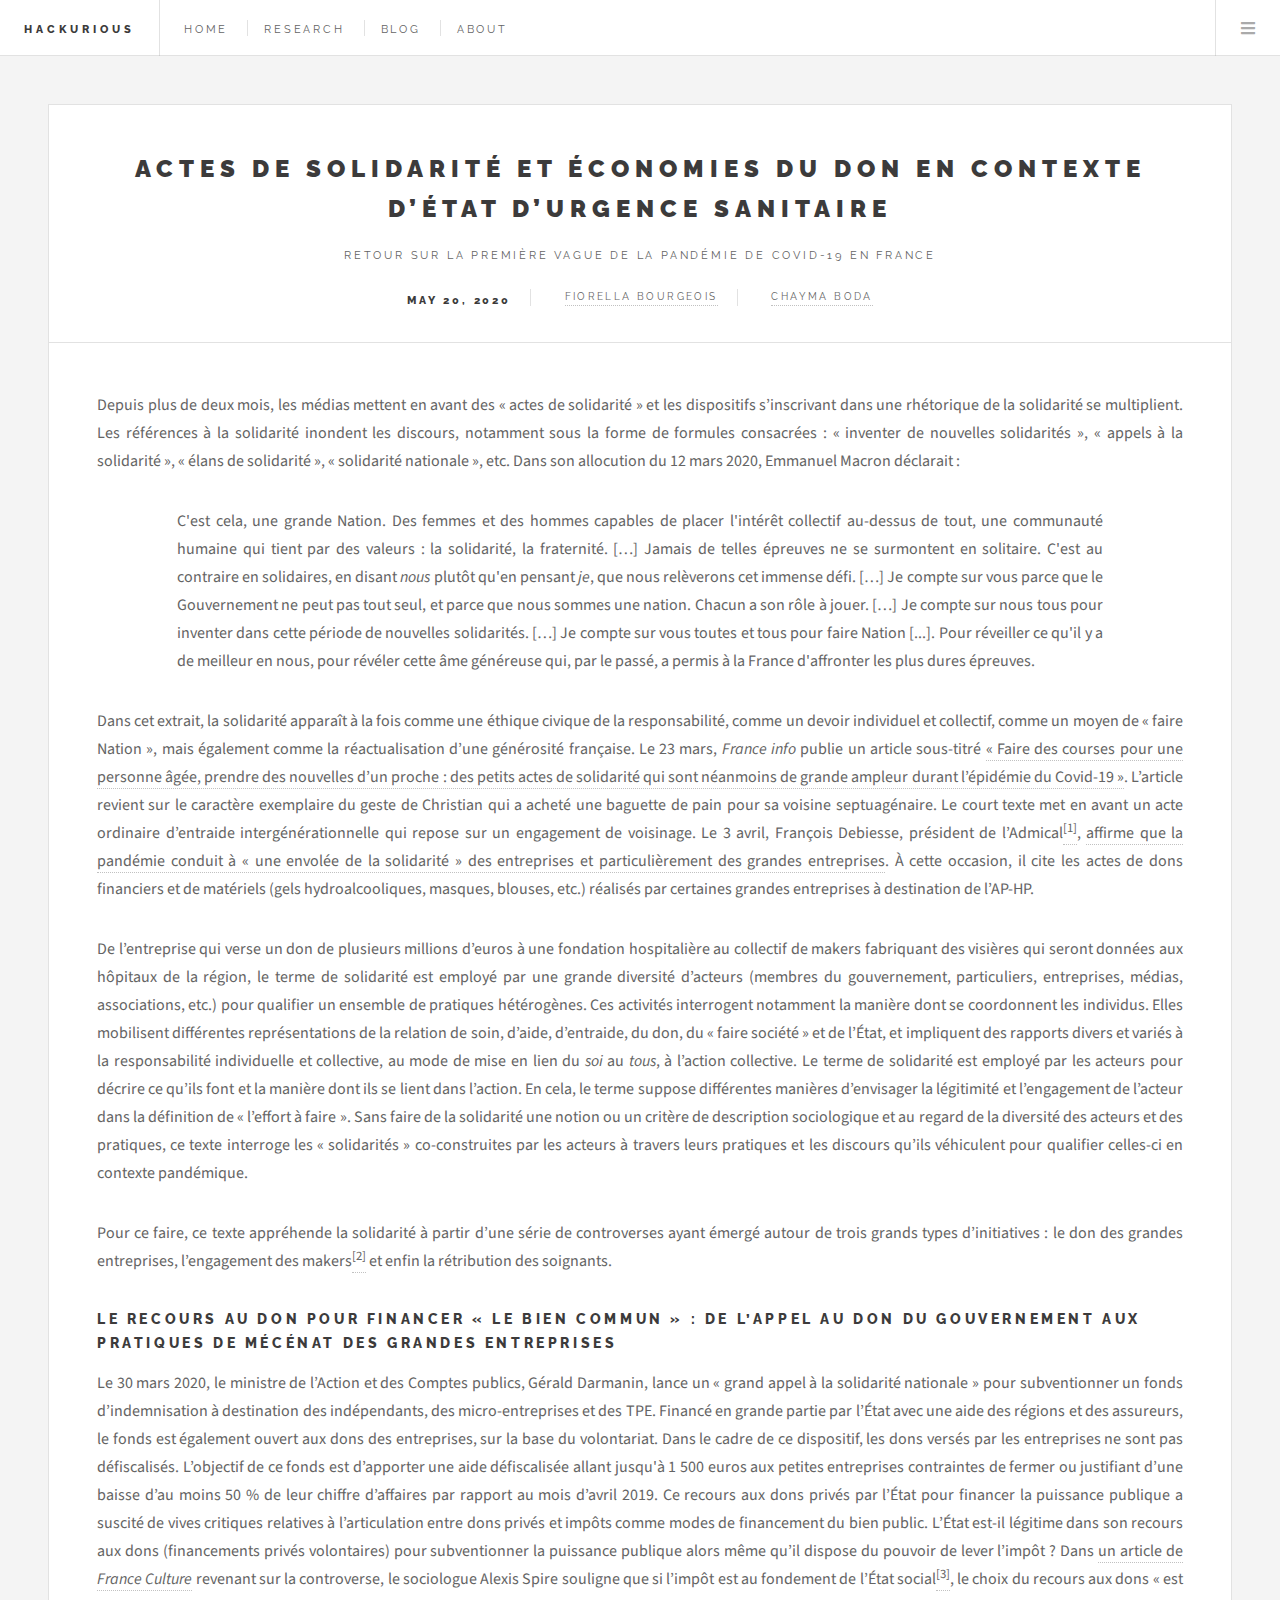
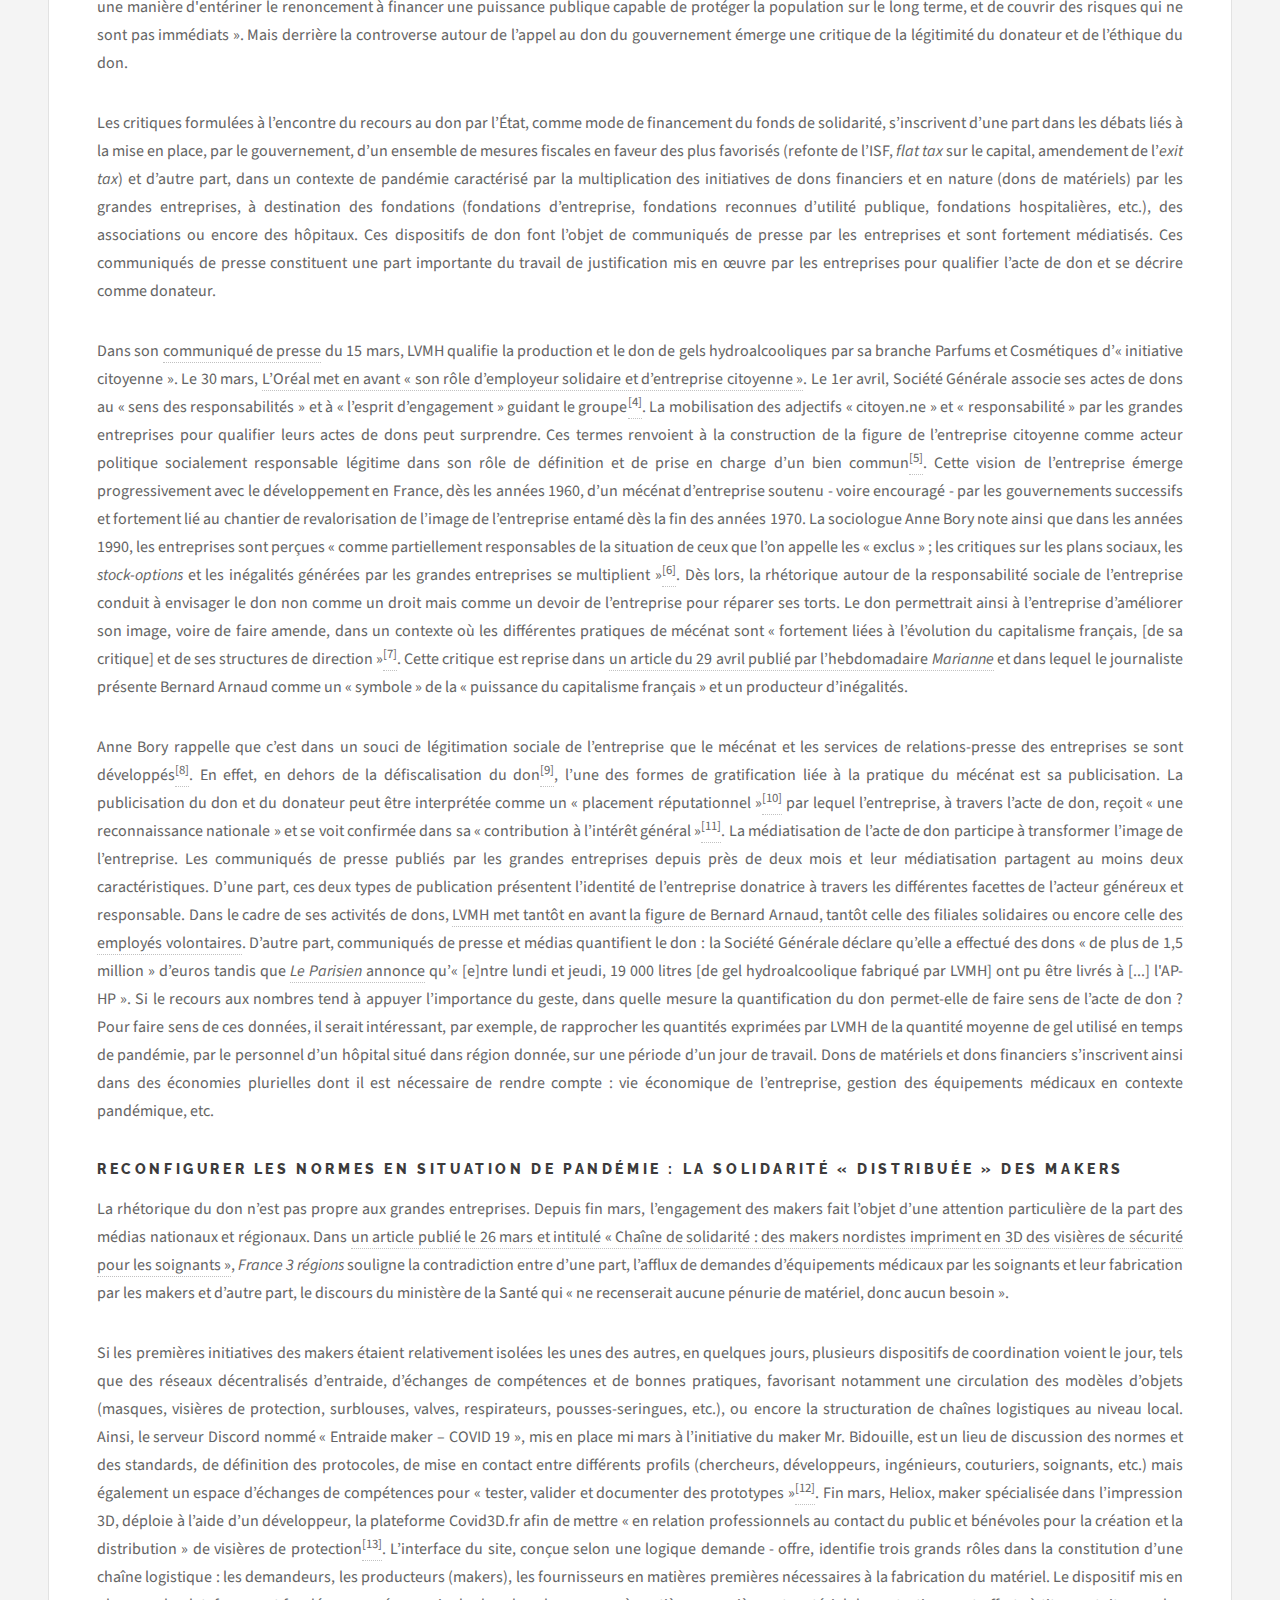
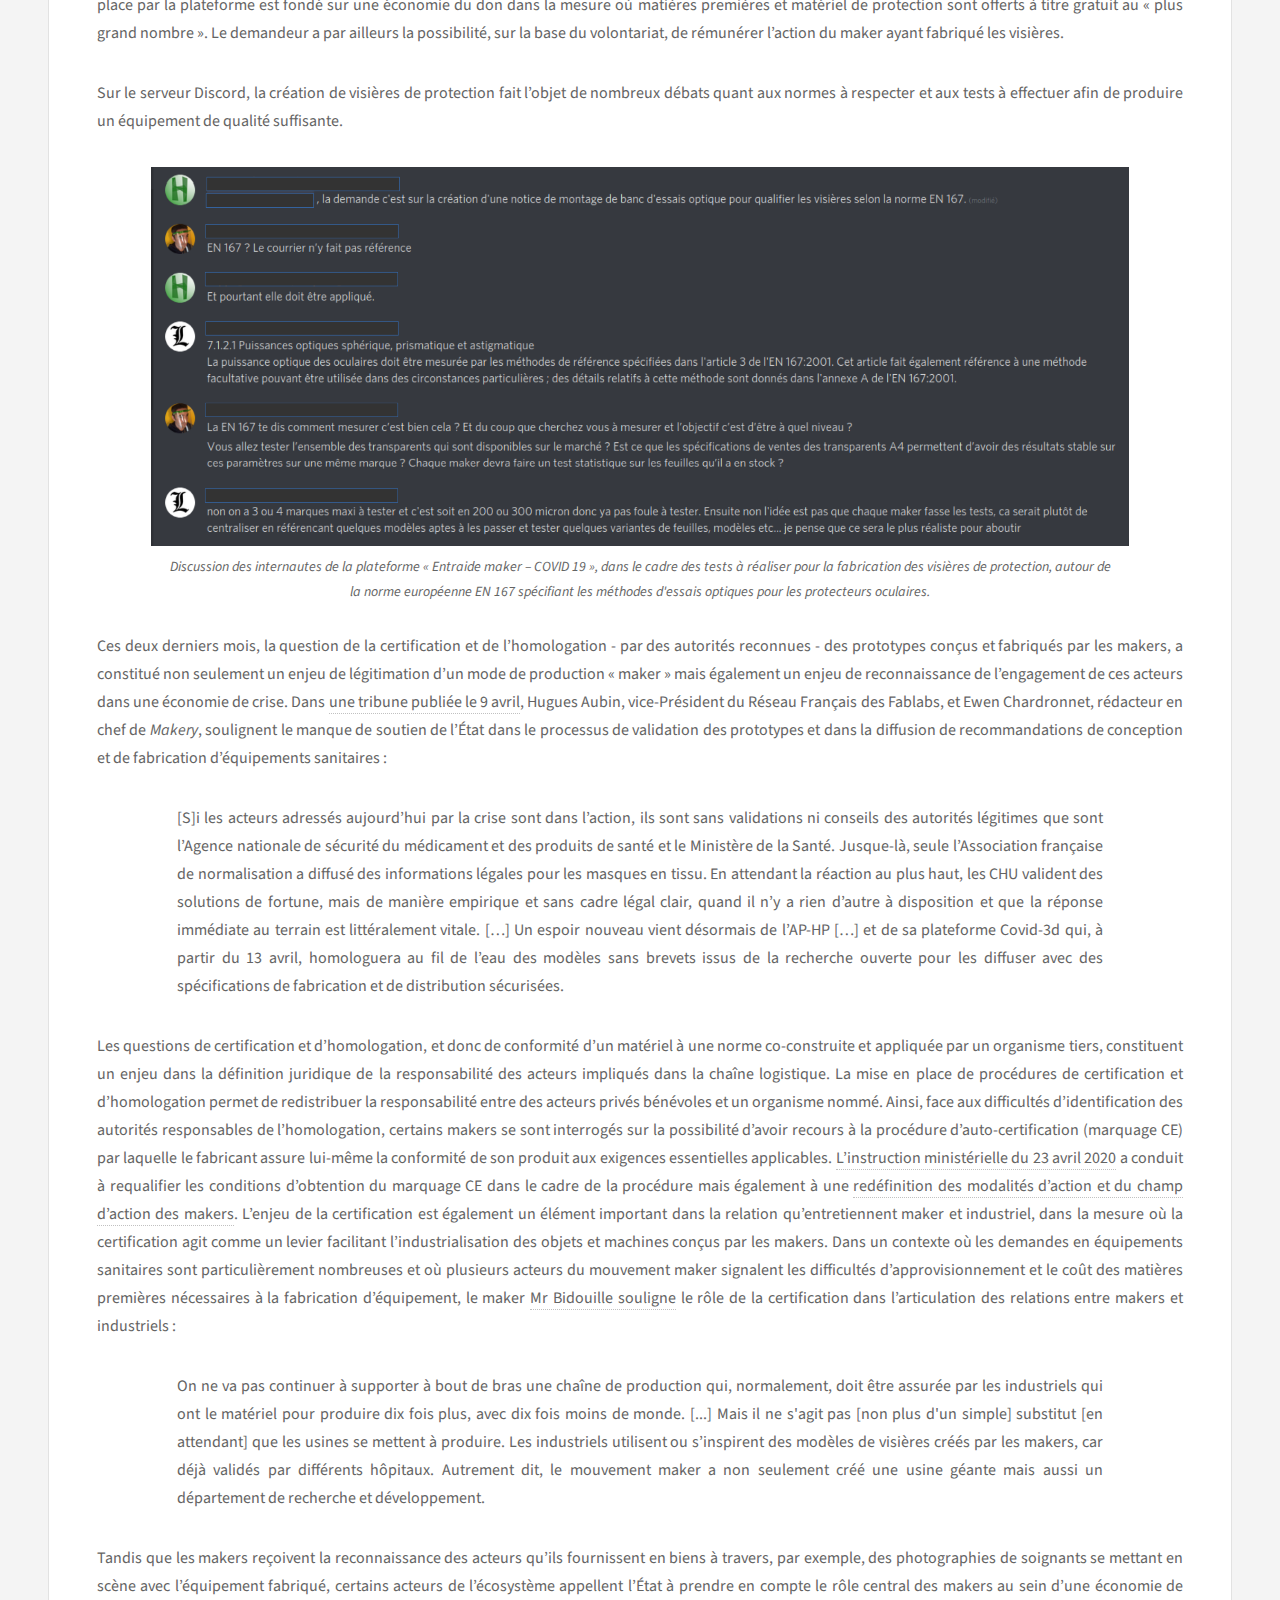
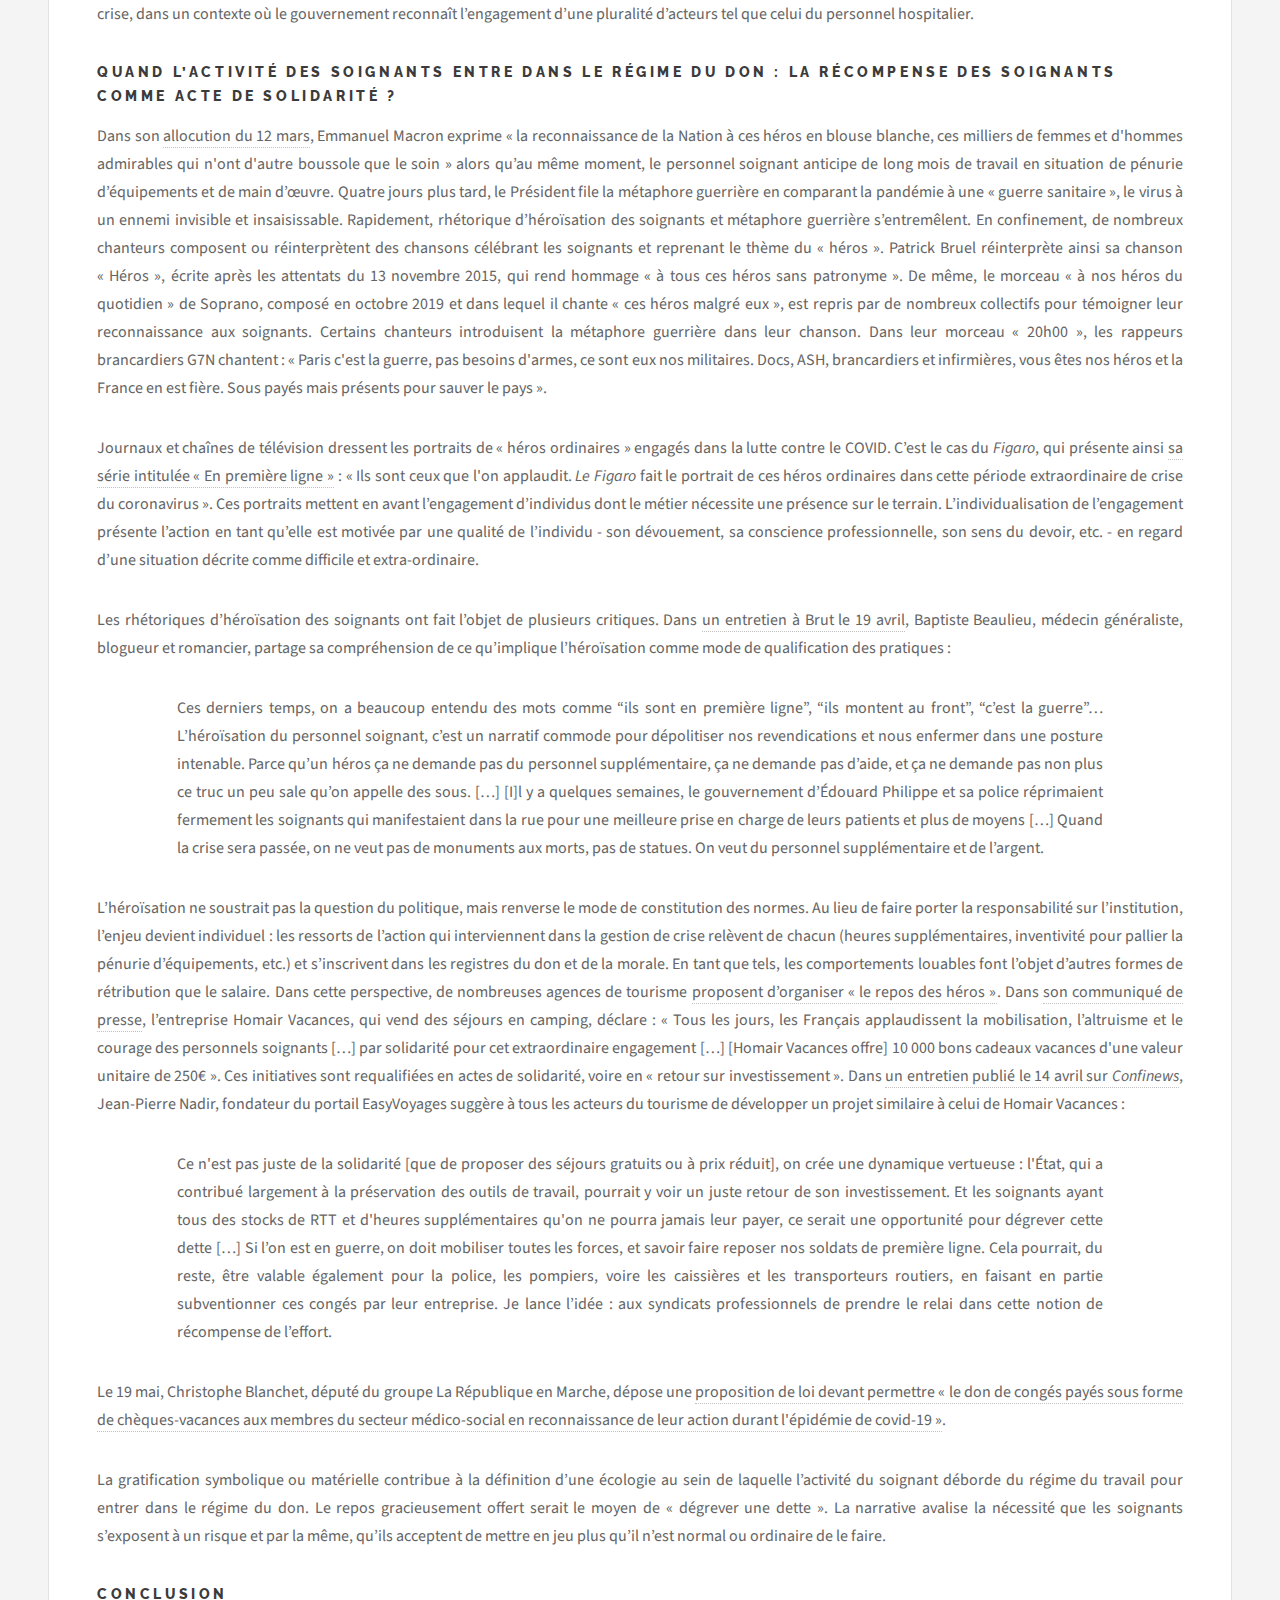
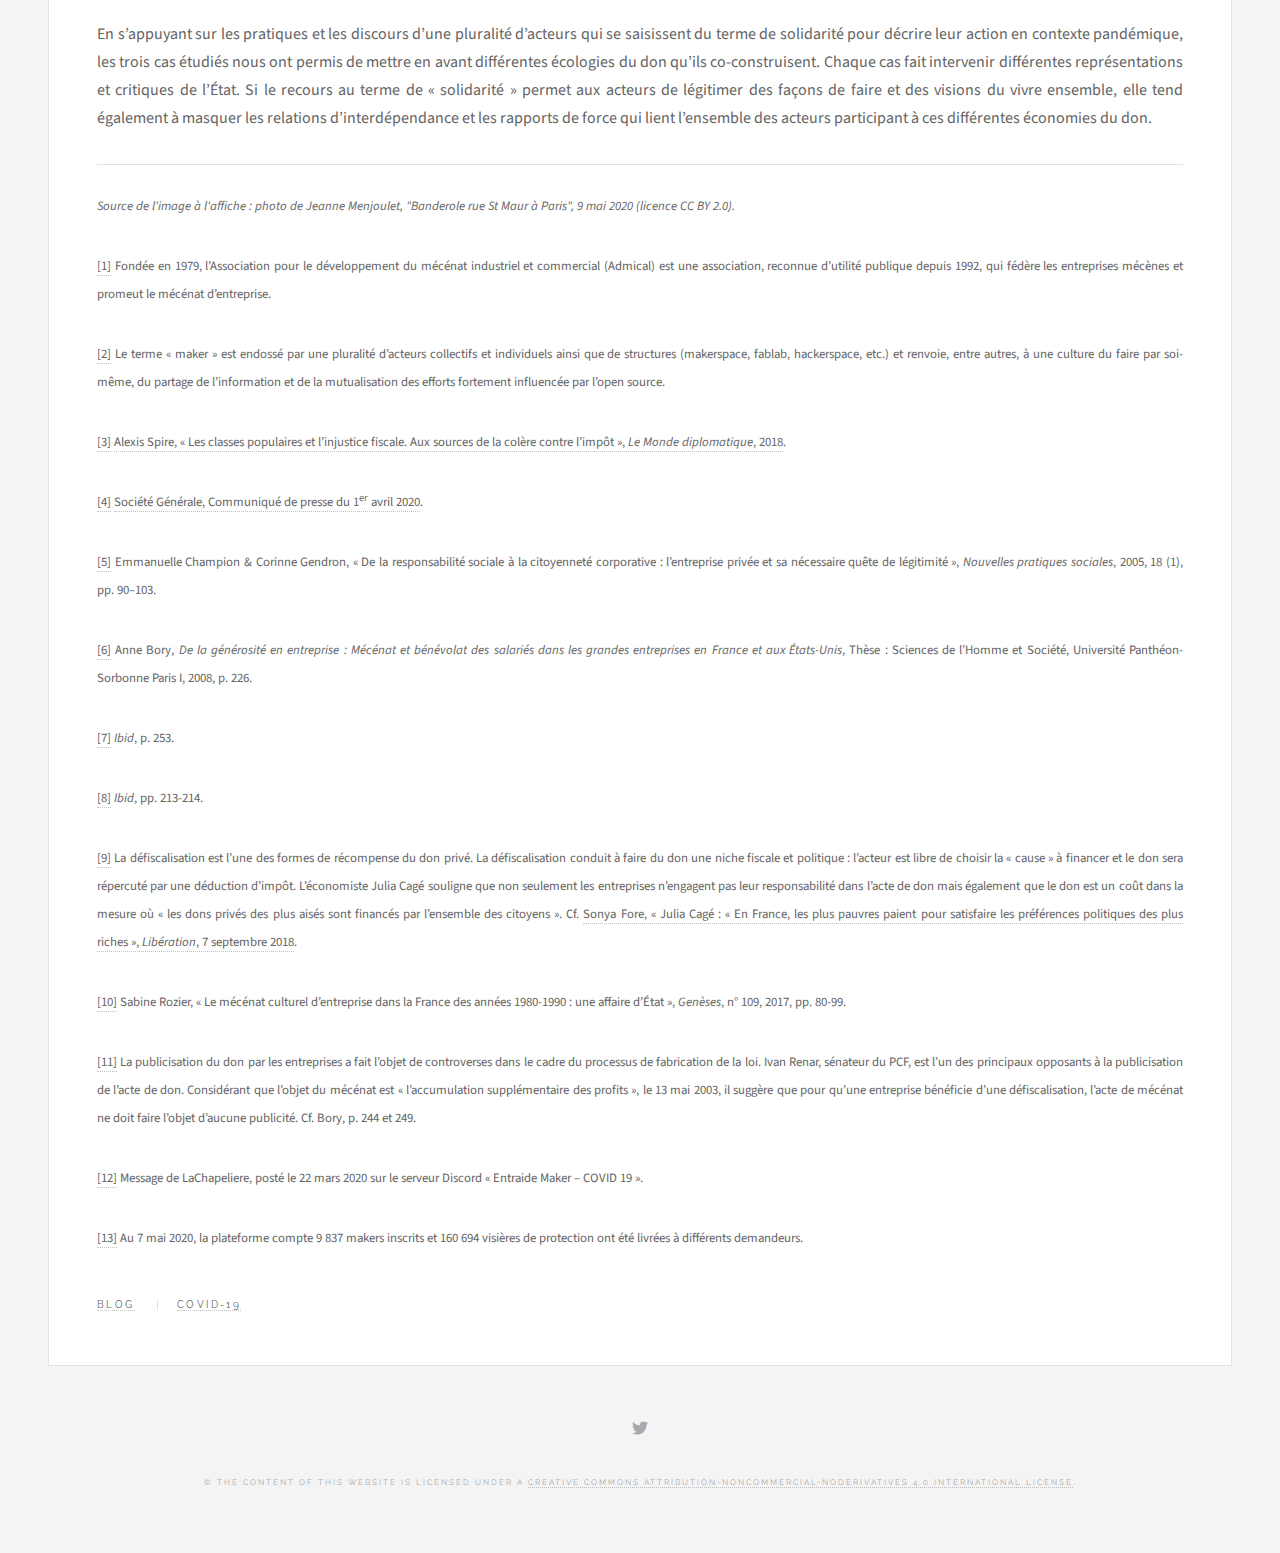
<file: blog_2.html>
<!DOCTYPE HTML>
<!--
    Type : Blog post
    Number : 2
    Titre : Actes de solidarité et économies du don en contexte d’état d’urgence sanitaire
    Author : Chayma Boda (@ChaymaBoda) et Fiorella Bourgeois (@fiobourgeois)
    Licence : The content of this website is under Creative Commons Attribution-Non Commercial-No Derivatives 4.0 International (CC BY-NC-ND 4.0).
-->
<html>
	<head>
		<title>Blog - Actes de solidarité et économies du don en contexte d’état d’urgence sanitaire</title>
		<meta charset="utf-8" />
		<meta name="viewport" content="width=device-width, initial-scale=1, user-scalable=no" />
		<link rel="stylesheet" href="assets/css/main.css" />
	</head>
	<body class="single is-preload">

		<!-- Wrapper -->
			<div id="wrapper">

				<!-- Header -->
					<header id="header">
						<h1><a href="index.html">Hackurious</a></h1>
						<nav class="links">
							<ul>
								<li><a href="index.html">Home</a></li>
								<li><a href="research.html">Research</a></li>
								<li><a href="blog.html">Blog</a></li>
								<li><a href="about.html">About</a></li>
							</ul>
						</nav>
						<nav class="main">
							<ul>
								<li class="menu">
									<a class="fa-bars" href="#menu">Menu</a>
								</li>
							</ul>
						</nav>
					</header>

				<!-- Menu -->
					<section id="menu">

						<!-- Links -->
							<section>
								<ul class="links">
									<li>
										<a href="index.html">
											<h3>Home</h3>
										</a>
									</li>
                                    					<li>
										<a href="research.html">
											<h3>Research</h3>
										</a>
									</li>
									<li>
										<a href="blog.html">
											<h3>Blog</h3>
										</a>
									</li>
                                    					<li>
										<a href="about.html">
											<h3>About</h3>
										</a>
									</li>
								</ul>
							</section>
					</section>

				<!-- Main -->
					<div id="main">

						<!-- Post -->
							<article class="post">
								<header>
									<div class="title">
										<h2><a href="#">Actes de solidarité et économies du don en contexte d’état d’urgence sanitaire</a></h2>
										<p>Retour sur la première vague de la pandémie de covid-19 en France</p>
									</div>
									<div class="meta">
										<time class="published" datetime="2020-05-20">May 20, 2020</time>
										<a href="about.html" class="author"><span class="name">Fiorella Bourgeois </span></a>
                                        <a href="http://cecmc.ehess.fr/index.php?3245" class="author"><span class="name">Chayma Boda</span></a>
									</div>
								</header>
                                                                
								<p class="paragraphe">Depuis plus de deux mois, les médias mettent en avant des « actes de solidarité » et les dispositifs s’inscrivant dans une rhétorique de la solidarité se multiplient. Les références à la solidarité inondent les discours, notamment sous la forme de formules consacrées : « inventer de nouvelles solidarités », « appels à la solidarité », « élans de solidarité », « solidarité nationale », etc. Dans son allocution du 12 mars 2020, Emmanuel Macron déclarait :</p>
                                
                                <p class="citation">C'est cela, une grande Nation. Des femmes et des hommes capables de placer l'intérêt collectif au-dessus de tout, une communauté humaine qui tient par des valeurs : la solidarité, la fraternité. […] Jamais de telles épreuves ne se surmontent en solitaire. C'est au contraire en solidaires, en disant <i>nous</i> plutôt qu'en pensant <i>je</i>, que nous relèverons cet immense défi. […] Je compte sur vous parce que le Gouvernement ne peut pas tout seul, et parce que nous sommes une nation. Chacun a son rôle à jouer. […] Je compte sur nous tous pour inventer dans cette période de nouvelles solidarités. […] Je compte sur vous toutes et tous pour faire Nation [...]. Pour réveiller ce qu'il y a de meilleur en nous, pour révéler cette âme généreuse qui, par le passé, a permis à la France d'affronter les plus dures épreuves.</p>
                                
                                <p class="paragraphe">Dans cet extrait, la solidarité apparaît à la fois comme une éthique civique de la responsabilité, comme un devoir individuel et collectif, comme un moyen de « faire Nation », mais également comme la réactualisation d’une générosité française. Le 23 mars, <i>France info</i> publie un article sous-titré <a href="https://www.francetvinfo.fr/sante/maladie/coronavirus/coronavirus-la-solidarite-des-francais_3881187.html">« Faire des courses pour une personne âgée, prendre des nouvelles d’un proche : des petits actes de solidarité qui sont néanmoins de grande ampleur durant l’épidémie du Covid-19 »</a>. L’article revient sur le caractère exemplaire du geste de Christian qui a acheté une baguette de pain pour sa voisine septuagénaire. Le court texte met en avant un acte ordinaire d’entraide intergénérationnelle qui repose sur un engagement de voisinage. Le 3 avril, François Debiesse, président de l’Admical<a href="#note1" name="nt1"><sup>[1]</sup></a>, <a href="https://www.francetvinfo.fr/sante/maladie/coronavirus/coronavirus-il-y-a-une-envolee-de-la-solidarite-dans-le-monde-de-l-entreprise-estime-le-president-de-l-association-pour-le-mecenat_3875537.html">affirme que la pandémie conduit à « une envolée de la solidarité » des entreprises et particulièrement des grandes entreprises</a>. À cette occasion, il cite les actes de dons financiers et de matériels (gels hydroalcooliques, masques, blouses, etc.) réalisés par certaines grandes entreprises à destination de l’AP-HP.</p>
                                
                                <p class="paragraphe">De l’entreprise qui verse un don de plusieurs millions d’euros à une fondation hospitalière au collectif de makers fabriquant des visières qui seront données aux hôpitaux de la région, le terme de solidarité est employé par une grande diversité d’acteurs (membres du gouvernement, particuliers, entreprises, médias, associations, etc.) pour qualifier un ensemble de pratiques hétérogènes. Ces activités interrogent notamment la manière dont se coordonnent les individus. Elles mobilisent différentes représentations de la relation de soin, d’aide, d’entraide, du don, du « faire société » et de l’État, et impliquent des rapports divers et variés à la responsabilité individuelle et collective, au mode de mise en lien du <i>soi</i> au <i>tous</i>, à l’action collective. Le terme de solidarité est employé par les acteurs pour décrire ce qu’ils font et la manière dont ils se lient dans l’action. En cela, le terme suppose différentes manières d’envisager la légitimité et l’engagement de l’acteur dans la définition de « l’effort à faire ». Sans faire de la solidarité une notion ou un critère de description sociologique et au regard de la diversité des acteurs et des pratiques, ce texte interroge les « solidarités » co-construites par les acteurs à travers leurs pratiques et les discours qu’ils véhiculent pour qualifier celles-ci en contexte pandémique.</p>
                                
                                <p class="paragraphe">Pour ce faire, ce texte appréhende la solidarité à partir d’une série de controverses ayant émergé autour de trois grands types d’initiatives : le don des grandes entreprises, l’engagement des makers<a href="#note2" name="nt2"><sup>[2]</sup></a> et enfin la rétribution des soignants.</p>
                            
                                <h3>Le recours au don pour financer « le bien commun » : de l’appel au don du gouvernement aux pratiques de mécénat des grandes entreprises</h3>
                                
                                <p class="paragraphe">Le 30 mars 2020, le ministre de l’Action et des Comptes publics, Gérald Darmanin, lance un « grand appel à la solidarité nationale » pour subventionner un fonds d’indemnisation à destination des indépendants, des micro-entreprises et des TPE. Financé en grande partie par l’État avec une aide des régions et des assureurs, le fonds est également ouvert aux dons des entreprises, sur la base du volontariat. Dans le cadre de ce dispositif, les dons versés par les entreprises ne sont pas défiscalisés. L’objectif de ce fonds est d’apporter une aide défiscalisée allant jusqu'à 1 500 euros aux petites entreprises contraintes de fermer ou justifiant d’une baisse d’au moins 50 % de leur chiffre d’affaires par rapport au mois d’avril 2019. Ce recours aux dons privés par l’État pour financer la puissance publique a suscité de vives critiques relatives à l’articulation entre dons privés et impôts comme modes de financement du bien public. L’État est-il légitime dans son recours aux dons (financements privés volontaires) pour subventionner la puissance publique alors même qu’il dispose du pouvoir de lever l’impôt ? Dans <a href="https://www.franceculture.fr/economie/crise-du-covid-19-le-don-plutot-que-limpot">un article de <i>France Culture</i></a> revenant sur la controverse, le sociologue Alexis Spire souligne que si l’impôt est au fondement de l’État social<a href="#note3" name="nt3"><sup>[3]</sup></a>, le choix du recours aux dons « est une manière d'entériner le renoncement à financer une puissance publique capable de protéger la population sur le long terme, et de couvrir des risques qui ne sont pas immédiats ». Mais derrière la controverse autour de l’appel au don du gouvernement émerge une critique de la légitimité du donateur et de l’éthique du don.</p>
                                
                                <p class="paragraphe">Les critiques formulées à l’encontre du recours au don par l’État, comme mode de financement du fonds de solidarité, s’inscrivent d’une part dans les débats liés à la mise en place, par le gouvernement, d’un ensemble de mesures fiscales en faveur des plus favorisés (refonte de l’ISF, <i>flat tax</i> sur le capital, amendement de l’<i>exit tax</i>) et d’autre part, dans un contexte de pandémie caractérisé par la multiplication des initiatives de dons financiers et en nature (dons de matériels) par les grandes entreprises, à destination des fondations (fondations d’entreprise, fondations reconnues d’utilité publique, fondations hospitalières, etc.), des associations ou encore des hôpitaux. Ces dispositifs de don font l’objet de communiqués de presse par les entreprises et sont fortement médiatisés. Ces communiqués de presse constituent une part importante du travail de justification mis en œuvre par les entreprises pour qualifier l’acte de don et se décrire comme donateur.</p>
                                
                                <p class="paragraphe">Dans son <a href="https://r.lvmh-static.com/uploads/2020/03/gel_150320_vf.pdf">communiqué de presse</a> du 15 mars, LVMH  qualifie la production et le don de gels hydroalcooliques par sa branche Parfums et Cosmétiques d’« initiative citoyenne ». Le 30 mars, <a href="https://mediaroom.loreal.com/wp-content/uploads/2020/03/CP_LOreal-renforce-son-plan-de-solidarite-nationale-au-service-du-pays_30032020.pdf">L’Oréal met en avant « son rôle d’employeur solidaire et d’entreprise citoyenne »</a>. Le 1er avril, Société Générale associe ses actes de dons au « sens des responsabilités » et à « l’esprit d’engagement » guidant le groupe<a href="#note4" name="nt4"><sup>[4]</sup></a>. La mobilisation des adjectifs « citoyen.ne » et « responsabilité » par les grandes entreprises pour qualifier leurs actes de dons peut surprendre. Ces termes renvoient à la construction de la figure de l’entreprise citoyenne comme acteur politique socialement responsable légitime dans son rôle de définition et de prise en charge d’un bien commun<a href="#note5" name="nt5"><sup>[5]</sup></a>. Cette vision de l’entreprise émerge progressivement avec le développement en France, dès les années 1960, d’un mécénat d’entreprise  soutenu - voire encouragé - par les gouvernements successifs et fortement lié au chantier de revalorisation de l’image de l’entreprise entamé dès la fin des années 1970. La sociologue Anne Bory note ainsi que dans les années 1990, les entreprises sont perçues « comme partiellement responsables de la situation de ceux que l’on appelle les « exclus » ; les critiques sur les plans sociaux, les <i>stock-options</i> et les inégalités générées par les grandes entreprises se multiplient »<a href="#note6" name="nt6"><sup>[6]</sup></a>. Dès lors, la rhétorique autour de la responsabilité sociale de l’entreprise conduit à envisager le don non comme un droit mais comme un devoir de l’entreprise pour réparer ses torts. Le don permettrait ainsi à l’entreprise d’améliorer son image, voire de faire amende, dans un contexte où les différentes pratiques de mécénat sont « fortement liées à l’évolution du capitalisme français, [de sa critique] et de ses structures de direction »<a href="#note7" name="nt7"><sup>[7]</sup></a>. Cette critique est reprise dans <a href="https://www.marianne.net/debattons/billets/bernard-arnault-symbole-de-la-fausse-generosite-des-milliardaires">un article du 29 avril publié par l’hebdomadaire <i>Marianne</i></a> et dans lequel le journaliste présente Bernard Arnaud comme un « symbole » de la « puissance du capitalisme français » et un producteur d’inégalités.</p>
                                
                                <p class="paragraphe">Anne Bory rappelle que c’est dans un souci de légitimation sociale de l’entreprise que le mécénat et les services de relations-presse des entreprises se sont développés<a href="#note8" name="nt8"><sup>[8]</sup></a>. En effet, en dehors de la défiscalisation du don<a href="#note9" name="nt9"><sup>[9]</sup></a>, l’une des formes de gratification liée à la pratique du mécénat est sa publicisation. La publicisation du don et du donateur peut être interprétée comme un « placement réputationnel »<a href="#note10" name="nt10"><sup>[10]</sup></a> par lequel l’entreprise, à travers l’acte de don, reçoit « une reconnaissance nationale » et se voit confirmée dans sa « contribution à l’intérêt général »<a href="#note11" name="nt11"><sup>[11]</sup></a>. La médiatisation de l’acte de don participe à transformer l’image de l’entreprise. Les communiqués de presse publiés par les grandes entreprises depuis près de deux mois et leur médiatisation partagent au moins deux caractéristiques. D’une part, ces deux types de publication présentent l’identité de l’entreprise donatrice à travers les différentes facettes de l’acteur généreux et responsable. Dans le cadre de ses activités de dons, <a href="https://www.lvmh.fr/actualites-documents/actualites/les-maisons-du-groupe-lvmh-adaptent-leur-activite-pour-fabriquer-des-masques-et-des-blouses-pour-lutter-contre-la-propagation-du-covid-19-en-france/">LVMH met tantôt en avant la figure de Bernard Arnaud, tantôt celle des filiales solidaires ou encore celle des employés volontaires</a>. D’autre part, communiqués de presse et médias quantifient le don : la Société Générale déclare qu’elle a effectué des dons « de plus de 1,5 million » d’euros tandis que <a href="http://www.leparisien.fr/economie/coronavirus-lvmh-livre-du-gel-hydroalcoolique-aux-hopitaux-de-paris-19-03-2020-8283834.php"><i>Le Parisien</i> annonce</a> qu’« [e]ntre lundi et jeudi, 19 000 litres [de gel hydroalcoolique fabriqué par LVMH] ont pu être livrés à [...] l'AP-HP ». Si le recours aux nombres tend à appuyer l’importance du geste, dans quelle mesure la quantification du don permet-elle de faire sens de l’acte de don ? Pour faire sens de ces données, il serait intéressant, par exemple, de rapprocher les  quantités exprimées par LVMH de la quantité moyenne de gel utilisé en temps de pandémie, par le personnel d’un hôpital situé dans région donnée, sur une période d’un jour de travail. Dons de matériels et dons financiers s’inscrivent ainsi dans des économies plurielles dont il est nécessaire de rendre compte : vie économique de l’entreprise, gestion des équipements médicaux en contexte pandémique, etc.</p>
                                
                                <h3>Reconfigurer les normes en situation de pandémie : la solidarité « distribuée » des makers</h3>
                                
                                <p class="paragraphe">La rhétorique du don n’est pas propre aux grandes entreprises. Depuis fin mars, l’engagement des makers fait l’objet d’une attention particulière de la part des médias nationaux et régionaux. Dans <a href="https://france3-regions.francetvinfo.fr/hauts-de-france/coronavirus-chaine-solidarite-makers-nordistes-impriment-3d-visieres-securite-soignants-1806890.html">un article publié le 26 mars et intitulé « Chaîne de solidarité : des makers nordistes impriment en 3D des visières de sécurité pour les soignants »</a>, <i>France 3 régions</i> souligne la contradiction entre d’une part, l’afflux de demandes d’équipements médicaux par les soignants et leur fabrication par les makers et d’autre part, le discours du ministère de la Santé qui « ne recenserait aucune pénurie de matériel, donc aucun besoin ».</p>
                                
                                <p class="paragraphe">Si les premières initiatives des makers étaient relativement isolées les unes des autres, en quelques jours, plusieurs dispositifs de coordination voient le jour, tels que des réseaux décentralisés d’entraide, d’échanges de compétences et de bonnes pratiques, favorisant notamment une circulation des modèles d’objets (masques, visières de protection, surblouses, valves, respirateurs, pousses-seringues, etc.), ou encore la structuration de chaînes logistiques au niveau local. Ainsi, le serveur Discord nommé « Entraide maker – COVID 19 », mis en place mi mars à l’initiative du maker Mr. Bidouille, est un lieu de discussion des normes et des standards, de définition des protocoles, de mise en contact entre différents profils (chercheurs, développeurs, ingénieurs, couturiers, soignants, etc.) mais également un espace d’échanges de compétences pour « tester, valider et documenter des prototypes »<a href="#note12" name="nt12"><sup>[12]</sup></a>. Fin mars, Heliox, maker spécialisée dans l’impression 3D, déploie à l’aide d’un développeur, la plateforme Covid3D.fr afin de mettre « en relation professionnels au contact du public et bénévoles pour la création et la distribution » de visières de protection<a href="#note13" name="nt13"><sup>[13]</sup></a>. L’interface du site, conçue selon une logique demande - offre, identifie trois grands rôles dans la constitution d’une chaîne logistique : les demandeurs, les producteurs (makers), les fournisseurs en matières premières nécessaires à la fabrication du matériel. Le dispositif mis en place par la plateforme est fondé sur une économie du don dans la mesure où matières premières et  matériel de protection sont offerts à titre gratuit au « plus grand nombre ». Le demandeur a par ailleurs la possibilité, sur la base du volontariat, de rémunérer l’action du maker ayant fabriqué les visières.</p>
                                
                                <p class="paragraphe">Sur le serveur Discord, la création de visières de protection fait l’objet de nombreux débats quant aux normes à respecter et aux tests à effectuer afin de produire un équipement de qualité suffisante.</p>
                                
                                <div class="image-blog"><img src="images/blog_2/discord-maker.png" width="90%"></div>
                                <p class="legend"><i>Discussion des internautes de la plateforme « Entraide maker – COVID 19 », dans le cadre des tests à réaliser pour la fabrication des visières de protection, autour de la norme européenne EN 167 spécifiant les méthodes d'essais optiques pour les protecteurs oculaires.</i></p>
                                
                                <p class="paragraphe">Ces deux derniers mois, la question de la certification et de l’homologation - par des autorités reconnues - des prototypes conçus et fabriqués par les makers, a constitué non seulement un enjeu de légitimation d’un mode de production « maker » mais également un enjeu de reconnaissance de l’engagement de ces acteurs dans une économie de crise. Dans <a href="https://www.makery.info/2020/04/09/covid-19-la-mobilisation-des-makers-francais-est-sans-precedent-il-serait-temps-que-letat-sen-rende-compte/">une tribune publiée le 9 avril</a>, Hugues Aubin, vice-Président du Réseau Français des Fablabs, et Ewen Chardronnet, rédacteur en chef de <i>Makery</i>, soulignent le manque de soutien de l’État dans le processus de validation des prototypes et dans la diffusion de recommandations de conception et de fabrication d’équipements sanitaires :</p>
                                
                                <p class="citation">[S]i les acteurs adressés aujourd’hui par la crise sont dans l’action, ils sont sans validations ni conseils des autorités légitimes que sont l’Agence nationale de sécurité du médicament et des produits de santé et le Ministère de la Santé. Jusque-là, seule l’Association française de normalisation a diffusé des informations légales pour les masques en tissu. En attendant la réaction au plus haut, les CHU valident des solutions de fortune, mais de manière empirique et sans cadre légal clair, quand il n’y a rien d’autre à disposition et que la réponse immédiate au terrain est littéralement vitale. […] Un espoir nouveau vient désormais de l’AP-HP […] et de sa plateforme Covid-3d qui, à partir du 13 avril, homologuera au fil de l’eau des modèles sans brevets issus de la recherche ouverte pour les diffuser avec des spécifications de fabrication et de distribution sécurisées.</p>
                                
                                <p class="paragraphe">Les questions de certification et d’homologation, et donc de conformité d’un matériel à une norme co-construite et appliquée par un organisme tiers, constituent un enjeu dans la définition juridique de la responsabilité des acteurs impliqués dans la chaîne logistique. La mise en place de procédures de certification et d’homologation permet de redistribuer la responsabilité entre des acteurs privés bénévoles et un organisme nommé. Ainsi, face aux difficultés d’identification des autorités responsables de l’homologation, certains makers se sont interrogés sur la possibilité d’avoir recours à la procédure d’auto-certification (marquage CE) par laquelle le fabricant assure lui-même la conformité de son produit aux exigences essentielles applicables. <a href="https://www.entreprises.gouv.fr/files/files/home/2020_63.pdf">L’instruction ministérielle du 23 avril 2020</a> a conduit à requalifier les conditions d’obtention du marquage CE dans le cadre de la procédure mais également à une <a href="https://fabricommuns.org/2020/05/12/realisation-de-visieres-de-protection-nouvelles-normes-et-loi-impactant-les-makers/ ">redéfinition des modalités d’action et du champ d’action des makers</a>. L’enjeu de la certification est également un élément important dans la relation qu’entretiennent maker et industriel, dans la mesure où la certification agit comme un levier facilitant l’industrialisation des objets et machines conçus par les makers. Dans un contexte où les demandes en équipements sanitaires sont particulièrement nombreuses et où plusieurs acteurs du mouvement maker signalent les difficultés d’approvisionnement et le coût des matières premières nécessaires à la fabrication d’équipement, le maker <a href="https://www.youtube.com/watch?v=lnM7UVT2i-o">Mr Bidouille souligne</a> le rôle de la certification dans l’articulation des relations entre makers et industriels :</p>
                                
                                <p class="citation">On ne va pas continuer à supporter à bout de bras une chaîne de production qui, normalement, doit être assurée par les industriels qui ont le matériel pour produire dix fois plus, avec dix fois moins de monde. [...] Mais il ne s'agit pas [non plus d'un simple] substitut [en attendant] que les usines se mettent à produire. Les industriels utilisent ou s’inspirent des modèles de visières créés par les makers, car déjà validés par différents hôpitaux. Autrement dit, le mouvement maker a non seulement créé une usine géante mais aussi un département de recherche et développement.</p>
                                
                                <p class="paragraphe">Tandis que les makers reçoivent la reconnaissance des acteurs qu’ils fournissent en biens à travers, par exemple, des photographies de soignants se mettant en scène avec l’équipement fabriqué, certains acteurs de l’écosystème appellent l’État à prendre en compte le rôle central des makers au sein d’une économie de crise, dans un contexte où le gouvernement reconnaît l’engagement d’une pluralité d’acteurs tel que celui du personnel hospitalier.</p>
                                
                                <h3>Quand l’activité des soignants entre dans le régime du don : la récompense des soignants comme acte de solidarité ?</h3>
                                
                                <p class="paragraphe">Dans son <a href="https://www.elysee.fr/emmanuel-macron/2020/03/12/adresse-aux-francais">allocution du 12 mars</a>, Emmanuel Macron exprime « la reconnaissance de la Nation à ces héros en blouse blanche, ces milliers de femmes et d'hommes admirables qui n'ont d'autre boussole que le soin » alors qu’au même moment, le personnel soignant anticipe de long mois de travail en situation de pénurie d’équipements et de main d’œuvre. Quatre jours plus tard, le Président file la métaphore guerrière en comparant la pandémie à une « guerre sanitaire », le virus à un ennemi invisible et insaisissable. Rapidement, rhétorique d’héroïsation des soignants et métaphore guerrière s’entremêlent. En confinement, de nombreux chanteurs composent ou réinterprètent des chansons célébrant les soignants et reprenant le thème du  « héros ». Patrick Bruel réinterprète ainsi sa chanson « Héros », écrite après les attentats du 13 novembre 2015, qui rend hommage « à tous ces héros sans patronyme ». De même, le morceau « à nos héros du quotidien » de Soprano, composé en octobre 2019 et dans lequel il chante « ces héros malgré eux », est repris par de nombreux collectifs pour témoigner leur reconnaissance aux soignants. Certains chanteurs introduisent la métaphore guerrière dans leur chanson. Dans leur morceau « 20h00 », les rappeurs brancardiers G7N chantent : « Paris c'est la guerre, pas besoins d'armes, ce sont eux nos militaires. Docs, ASH, brancardiers et infirmières, vous êtes nos héros et la France en est fière. Sous payés mais présents pour sauver le pays ».</p>
                                
                                <p class="paragraphe">Journaux et chaînes de télévision dressent les portraits de « héros ordinaires » engagés dans la lutte contre le COVID. C’est le cas du <i>Figaro</i>, qui présente ainsi <a href="https://plus.lefigaro.fr/tag/en-premiere-ligne">sa série intitulée « En première ligne »</a> : « Ils sont ceux que l'on applaudit. <i>Le Figaro</i> fait le portrait de ces héros ordinaires dans cette période extraordinaire de crise du coronavirus ». Ces portraits mettent en avant l’engagement d’individus dont le métier nécessite une présence sur le terrain. L’individualisation de l’engagement présente l’action en tant qu’elle est motivée par une qualité de l’individu - son dévouement, sa conscience professionnelle, son sens du devoir, etc. - en regard d’une situation décrite comme difficile et extra-ordinaire.</p>
                                
                                <p class="paragraphe">Les rhétoriques d’héroïsation des soignants ont fait l’objet de plusieurs critiques. Dans <a href="https://www.brut.media/fr/news/heroisation-des-soignants-le-coup-de-gueule-de-baptiste-beaulieu-4a96201c-382c-4c85-9a6a-77e46c19f169">un entretien à Brut le 19 avril</a>, Baptiste Beaulieu, médecin généraliste, blogueur et romancier, partage sa compréhension de ce qu’implique l’héroïsation comme mode de qualification des pratiques :</p>
                                
                                <p class="citation">Ces derniers temps, on a beaucoup entendu des mots comme “ils sont en première ligne”, “ils montent au front”, “c’est la guerre”… L’héroïsation du personnel soignant, c’est un narratif commode pour dépolitiser nos revendications et nous enfermer dans une posture intenable. Parce qu’un héros ça ne demande pas du personnel supplémentaire, ça ne demande pas d’aide, et ça ne demande pas non plus ce truc un peu sale qu’on appelle des sous. […] [I]l y a quelques semaines, le gouvernement d’Édouard Philippe et sa police réprimaient fermement les soignants qui manifestaient dans la rue pour une meilleure prise en charge de leurs patients et plus de moyens […] Quand la crise sera passée, on ne veut pas de monuments aux morts, pas de statues. On veut du personnel supplémentaire et de l’argent.</p>
                                
                                <p class="paragraphe">L’héroïsation ne soustrait pas la question du politique, mais renverse le mode de constitution des normes. Au lieu de faire porter la responsabilité sur l’institution, l’enjeu devient individuel : les ressorts de l’action qui interviennent dans la gestion de crise relèvent de chacun (heures supplémentaires, inventivité pour pallier la pénurie d’équipements, etc.) et s’inscrivent dans les registres du don et de la morale. En tant que tels, les comportements louables font l’objet d’autres formes de rétribution que le salaire. Dans cette perspective, de nombreuses agences de tourisme <a href="https://actu.orange.fr/france/des-vacances-offertes-aux-heros-de-la-lutte-contre-le-covid-19-magic-CNT000001pGi4C.html">proposent d’organiser « le repos des héros »</a>. Dans <a href="https://twitter.com/CampingHomair/status/1251167566921334785/photo/1">son communiqué de presse</a>, l’entreprise Homair Vacances, qui vend des séjours en camping, déclare : « Tous les jours, les Français applaudissent la mobilisation, l’altruisme et le courage des personnels soignants […] par solidarité pour cet extraordinaire engagement […] [Homair Vacances offre] 10 000 bons cadeaux vacances d'une valeur unitaire de 250€ ». Ces initiatives sont requalifiées en actes de solidarité, voire en « retour sur investissement ». Dans <a href="http://confinews.fr/tourisme-apres-les-corps-il-sera-utile-de-soigner-les-tetes/.">un entretien publié le 14 avril sur <i>Confinews</i></a>, Jean-Pierre Nadir, fondateur du portail EasyVoyages suggère à tous les acteurs du tourisme de développer un projet similaire à celui de Homair Vacances :</p>
                                
                                <p class="citation">Ce n'est pas juste de la solidarité [que de proposer des séjours gratuits ou à prix réduit], on crée une dynamique vertueuse : l'État, qui a contribué largement à la préservation des outils de travail, pourrait y voir un juste retour de son investissement. Et les soignants ayant tous des stocks de RTT et d'heures supplémentaires qu'on ne pourra jamais leur payer, ce serait une opportunité pour dégrever cette dette […] Si l’on est en guerre, on doit mobiliser toutes les forces, et savoir faire reposer nos soldats de première ligne. Cela pourrait, du reste, être valable également pour la police, les pompiers, voire les caissières et les transporteurs routiers, en faisant en partie subventionner ces congés par leur entreprise. Je lance l’idée : aux syndicats professionnels de prendre le relai dans cette notion de récompense de l’effort.</p>
                                
                                <p class="paragraphe">Le 19 mai, Christophe Blanchet, député du groupe La République en Marche, dépose une <a href="https://www.assemblee-nationale.fr/dyn/15/dossiers/don_conges_cheques-vacances_secteur_medico-social_covid-19">proposition de loi devant permettre « le don de congés payés sous forme de chèques-vacances aux membres du secteur médico-social en reconnaissance de leur action durant l'épidémie de covid-19 »</a>.</p>
                                
                                <p class="paragraphe">La gratification symbolique ou matérielle contribue à la définition d’une écologie au sein de laquelle l’activité du soignant déborde du régime du travail pour entrer dans le régime du don. Le repos gracieusement offert serait le moyen de « dégrever une dette ». La narrative avalise la nécessité que les soignants s’exposent à un risque et par la même, qu’ils acceptent de mettre en jeu plus qu’il n’est normal ou ordinaire de le faire.</p>
                                
                                <h3>Conclusion</h3>

                                <p class="paragraphe">En s’appuyant sur les pratiques et les discours d’une pluralité d’acteurs qui se saisissent du terme de solidarité pour décrire leur action en contexte pandémique, les trois cas étudiés nous ont permis de mettre en avant différentes écologies du don qu’ils co-construisent. Chaque cas fait intervenir différentes représentations et critiques de l’État. Si le recours au terme de « solidarité » permet aux acteurs de légitimer des façons de faire et des visions du vivre ensemble, elle tend également à masquer les relations d’interdépendance et les rapports de force qui lient l’ensemble des acteurs participant à ces différentes économies du don.</p>
                                
                                <!-- Note de bas de page -->
                                
                                <div class="note-de-bas-de-page">
                                
                                    <p class="paragraphe"><sup><i>Source de l'image à l'affiche : photo de Jeanne Menjoulet, "Banderole rue St Maur à Paris", 9 mai 2020 (licence CC BY 2.0).</i></sup></p>
                                    
                                    <p class="paragraphe"><sup><a href="#nt1" name="note1">[1]</a> Fondée en 1979, l’Association pour le développement du mécénat industriel et commercial (Admical) est une association, reconnue d’utilité publique depuis 1992, qui fédère les entreprises mécènes et promeut le mécénat d’entreprise.</sup></p>
                                
                                    <p class="paragraphe"><sup><a href="#nt2" name="note2">[2]</a> Le terme « maker » est endossé par une pluralité d’acteurs collectifs et individuels ainsi que de structures (makerspace, fablab,  hackerspace, etc.) et renvoie, entre autres, à une culture du faire par soi-même, du partage de l’information et de la mutualisation des efforts fortement influencée par l’open source.</sup></p>
                                    
                                    <p class="paragraphe"><sup><a href="#nt3" name="note3">[3]</a> <a href="https://www.monde-diplomatique.fr/2018/12/SPIRE/59371">Alexis Spire, « Les classes populaires et l’injustice fiscale. Aux sources de la colère contre l’impôt », <i>Le Monde diplomatique</i>, 2018</a>.</sup></p>
                                    
                                    <p class="paragraphe"><sup><a href="#nt4" name="note4">[4]</a> <a href="https://www.societegenerale.com/sites/default/files/20200401_cp_engagements_responsables.pdf">Société Générale, Communiqué de presse du 1<sup>er</sup> avril 2020</a>.</sup></p>
                                    
                                    <p class="paragraphe"><sup><a href="#nt5" name="note5">[5]</a> Emmanuelle Champion & Corinne Gendron, « De la responsabilité sociale à la citoyenneté corporative : l’entreprise privée et sa nécessaire quête de légitimité », <i>Nouvelles pratiques sociales</i>, 2005, 18 (1), pp. 90–103.</sup></p>
                                    
                                    <p class="paragraphe"><sup><a href="#nt6" name="note6">[6]</a> Anne Bory, <i>De la générosité en entreprise : Mécénat et bénévolat des salariés dans les grandes entreprises en France et aux États-Unis</i>, Thèse : Sciences de l’Homme et Société, Université Panthéon-Sorbonne Paris I, 2008, p. 226.</sup></p>
                                    
                                    <p class="paragraphe"><sup><a href="#nt7" name="note7">[7]</a> <i>Ibid</i>, p. 253.</sup></p>
                                    
                                    <p class="paragraphe"><sup><a href="#nt8" name="note8">[8]</a> <i>Ibid</i>, pp. 213-214.</sup></p>

                                    <p class="paragraphe"><sup><a href="#nt9" name="note9">[9]</a> La défiscalisation est l’une des formes de récompense du don privé. La défiscalisation conduit à faire du don une niche fiscale et politique : l’acteur est libre de choisir la « cause » à financer et le don sera répercuté par une déduction d’impôt. L’économiste Julia Cagé souligne que non seulement les entreprises n’engagent pas leur responsabilité dans l’acte de don mais également que le don est un coût dans la mesure où « les dons privés des plus aisés sont financés par l’ensemble des citoyens ». Cf. <a href="https://www.liberation.fr/debats/2018/09/07/julia-cage-en-france-les-plus-pauvres-paient-pour-satisfaire-les-preferences-politiques-des-plus-ric_1677285">Sonya Fore, « Julia Cagé : « En France, les plus pauvres paient pour satisfaire les préférences politiques des plus riches », <i>Libération</i>, 7 septembre 2018</a>.</sup></p>
                                    
                                    <p class="paragraphe"><sup><a href="#nt10" name="note10">[10]</a> Sabine Rozier, « Le mécénat culturel d’entreprise dans la France des années 1980-1990 : une affaire d’État », <i>Genèses</i>, n° 109, 2017, pp. 80-99.</sup></p>
                                    
                                    <p class="paragraphe"><sup><a href="#nt11" name="note11">[11]</a> La publicisation du don par les entreprises a fait l’objet de controverses dans le cadre du processus de fabrication de la loi. Ivan Renar, sénateur du PCF, est l’un des principaux opposants à la publicisation de l’acte de don. Considérant que l’objet du mécénat est « l’accumulation supplémentaire des profits », le 13 mai 2003, il suggère que pour qu’une entreprise bénéficie d’une défiscalisation, l’acte de mécénat ne doit faire l’objet d’aucune publicité. Cf. Bory, p. 244 et 249.</sup></p>

                                     <p class="paragraphe"><sup><a href="#nt12" name="note12">[12]</a> Message de LaChapeliere, posté le 22 mars 2020 sur le serveur Discord « Entraide Maker – COVID 19 ».</sup></p>
                                    
                                    <p class="paragraphe"><sup><a href="#nt13" name="note13">[13]</a> Au 7 mai 2020, la plateforme compte 9 837 makers inscrits et 160 694 visières de protection ont été livrées à différents demandeurs.</sup></p>
                                
                                    
                                </div>
                                
								<footer>
									<ul class="stats">
                                        <li><a href="blog.html">Blog</a></li>
										<li><a href="#">Covid-19</a></li>
									</ul>
								</footer>
							</article>

					</div>

				<!-- Footer -->
					<section id="footer">
						<ul class="icons">
							<li><a href="https://twitter.com/fiobourgeois" class="icon brands fa-twitter"><span class="label">Twitter</span></a></li>
						</ul>
				            <p class="copyright">&copy; The content of this website is licensed under a <a rel="license" href="http://creativecommons.org/licenses/by-nc-nd/4.0/">Creative Commons Attribution-NonCommercial-NoDerivatives 4.0 International License</a>.</p>
					</section>

			</div>

		<!-- Scripts -->
			<script src="assets/js/jquery.min.js"></script>
			<script src="assets/js/browser.min.js"></script>
			<script src="assets/js/breakpoints.min.js"></script>
			<script src="assets/js/util.js"></script>
			<script src="assets/js/main.js"></script>

	</body>
</html>
</file>
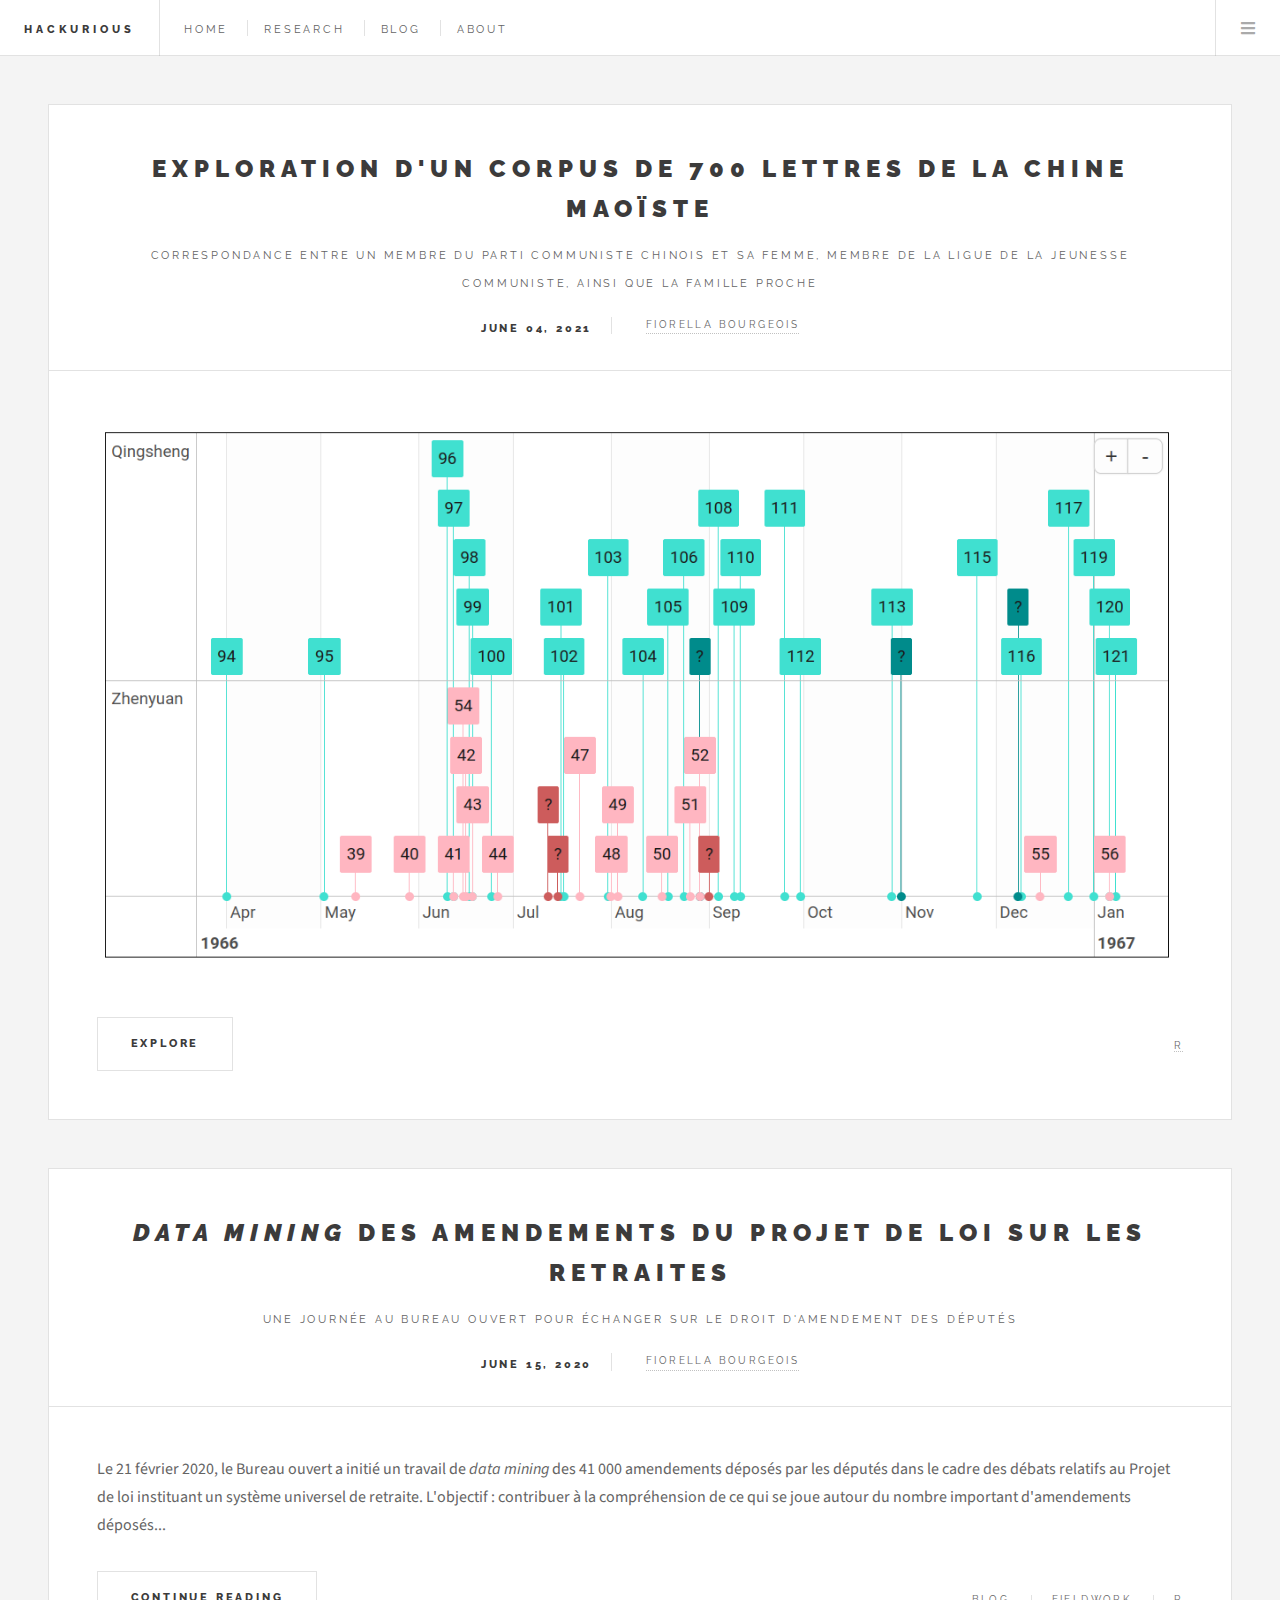
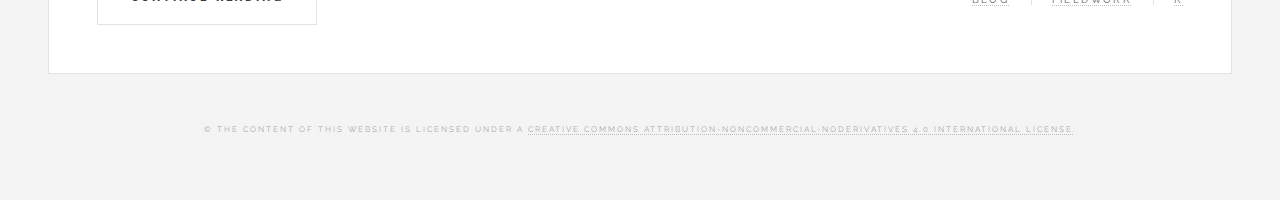
<file: r_language.html>
<!DOCTYPE HTML>
<!--
	Hackurious by Fiorella Bourgeois
    Type : blog.html file
    Author : Fiorella Bourgeois (@fiobourgeois)
    Licence : The content of this website is under Creative Commons Attribution-Non Commercial-No Derivatives 4.0 International (CC BY-NC-ND 4.0).
-->
<html>
	<head>
		<title>Hackurious</title>
		<meta charset="utf-8" />
		<meta name="viewport" content="width=device-width, initial-scale=1, user-scalable=no" />
		<link rel="stylesheet" href="assets/css/main.css" />
	</head>
	<body class="is-preload">

		<!-- Wrapper -->
			<div id="wrapper">

				<!-- Header -->
					<header id="header">
						<h1><a href="index.html">Hackurious</a></h1>
						<nav class="links">
							<ul>
								<li><a href="index.html">Home</a></li>
								<li><a href="research.html">Research</a></li>
								<li><a href="blog.html">Blog</a></li>
								<li><a href="about.html">About</a></li>
							</ul>
						</nav>
						<nav class="main">
							<ul>
								<li class="menu">
									<a class="fa-bars" href="#menu">Menu</a>
								</li>
							</ul>
						</nav>
					</header>

				<!-- Menu -->
					<section id="menu">

						<!-- Links -->
							<section>
								<ul class="links">
									<li>
										<a href="index.html">
											<h3>Home</h3>
										</a>
									</li>
									<li>
										<a href="research.html">
											<h3>Research</h3>

										</a>
									</li>
									<li>
										<a href="blog.html">
											<h3>Blog</h3>
										</a>
									</li>
                                    <li>
										<a href="about.html">
											<h3>About</h3>
										</a>
									</li>
								</ul>
							</section>
					</section>

				<!-- Main -->
					<div id="main">
                        
                         <!-- Post -->
    
							<article class="post">
								<header>
									<div class="title">
										<h2><a href="https://hackurious.shinyapps.io/r_app_lettres/">Exploration d'un corpus de 700 lettres de la Chine maoïste</a></h2>
                                        <p>Correspondance entre un membre du Parti communiste chinois et sa femme, membre de la ligue de la jeunesse communiste, ainsi que la famille proche</p>
									</div>
									<div class="meta">
										<time class="published" datetime="2021-06-04">June 04, 2021</time>
										<a href="about.html" class="author"><span class="name">Fiorella Bourgeois</span></a>	
                                    </div>
								</header>
								<a href="https://hackurious.shinyapps.io/r_app_lettres/" class="image featured"><img src="images/r_language/corpus_lettres.png" alt="" /></a>
								<footer>
									<ul class="actions">
										<li><a href="https://hackurious.shinyapps.io/r_app_lettres/" class="button large">Explore</a></li>
									</ul>
									<ul class="stats">
										<li><a href="r_language.html">R</a></li>
									</ul>
								</footer>
							</article>
            
                        
						<!-- Post -->
							<article class="post">
								<header>
									<div class="title">
										<h2><a href="blog_1.html"><i>Data mining</i> des amendements du projet de loi sur les retraites</a></h2>
										<p>Une journée au Bureau Ouvert pour échanger sur le droit d'amendement des députés</p>
									</div>
									<div class="meta">
										<time class="published" datetime="2020-06-15">June 15, 2020</time>
										<a href="about.html" class="author"><span class="name">Fiorella Bourgeois</span></a>
									</div>
								</header>
								<p>Le 21 février 2020, le Bureau ouvert a initié un travail de <i>data mining</i> des 41 000 amendements déposés par les députés dans le cadre des débats relatifs au Projet de loi instituant un système universel de retraite. L'objectif : contribuer à la compréhension de ce qui se joue autour du nombre important d'amendements déposés...</p>
								<footer>
									<ul class="actions">
										<li><a href="blog_1.html" class="button large">Continue Reading</a></li>
									</ul>
									<ul class="stats">
										<li><a href="blog.html">Blog</a></li>
                                        <li><a href="blog.html">Fieldwork</a></li>
                                        <li><a href="r_language.html">R</a></li>
									</ul>
								</footer>
							</article>
                        
						<!-- Post -->
                        <!--
							<article class="post">
								<header>
									<div class="title">
										<h2><a href="single.html">Euismod et accumsan</a></h2>
										<p>Lorem ipsum dolor amet nullam consequat etiam feugiat</p>
									</div>
									<div class="meta">
										<time class="published" datetime="2015-10-22">October 22, 2015</time>
										<a href="#" class="author"><span class="name">Jane Doe</span><img src="images/avatar.jpg" alt="" /></a>
									</div>
								</header>
								<a href="single.html" class="image featured"><img src="images/pic03.jpg" alt="" /></a>
								<p>Mauris neque quam, fermentum ut nisl vitae, convallis maximus nisl. Sed mattis nunc id lorem euismod placerat. Vivamus porttitor magna enim, ac accumsan tortor cursus at. Phasellus sed ultricies mi non congue ullam corper. Praesent tincidunt sed tellus ut rutrum. Sed vitae justo condimentum, porta lectus vitae, ultricies congue gravida diam non fringilla. Cras vehicula tellus eu ligula viverra, ac fringilla turpis suscipit. Quisque vestibulum rhoncus ligula.</p>
								<footer>
									<ul class="actions">
										<li><a href="single.html" class="button large">Continue Reading</a></li>
									</ul>
									<ul class="stats">
										<li><a href="#">General</a></li>
										<li><a href="#" class="icon solid fa-heart">28</a></li>
										<li><a href="#" class="icon solid fa-comment">128</a></li>
									</ul>
								</footer>
							</article>

                        <!-- Footer -->
					<section id="footer">
				            <p class="copyright">&copy; The content of this website is licensed under a <a rel="license" href="http://creativecommons.org/licenses/by-nc-nd/4.0/">Creative Commons Attribution-NonCommercial-NoDerivatives 4.0 International License</a>.</p>
					</section>

					</div>
                
			</div>
        

		<!-- Scripts -->
			<script src="assets/js/jquery.min.js"></script>
			<script src="assets/js/browser.min.js"></script>
			<script src="assets/js/breakpoints.min.js"></script>
			<script src="assets/js/util.js"></script>
			<script src="assets/js/main.js"></script>

	</body>
</html>
</file>
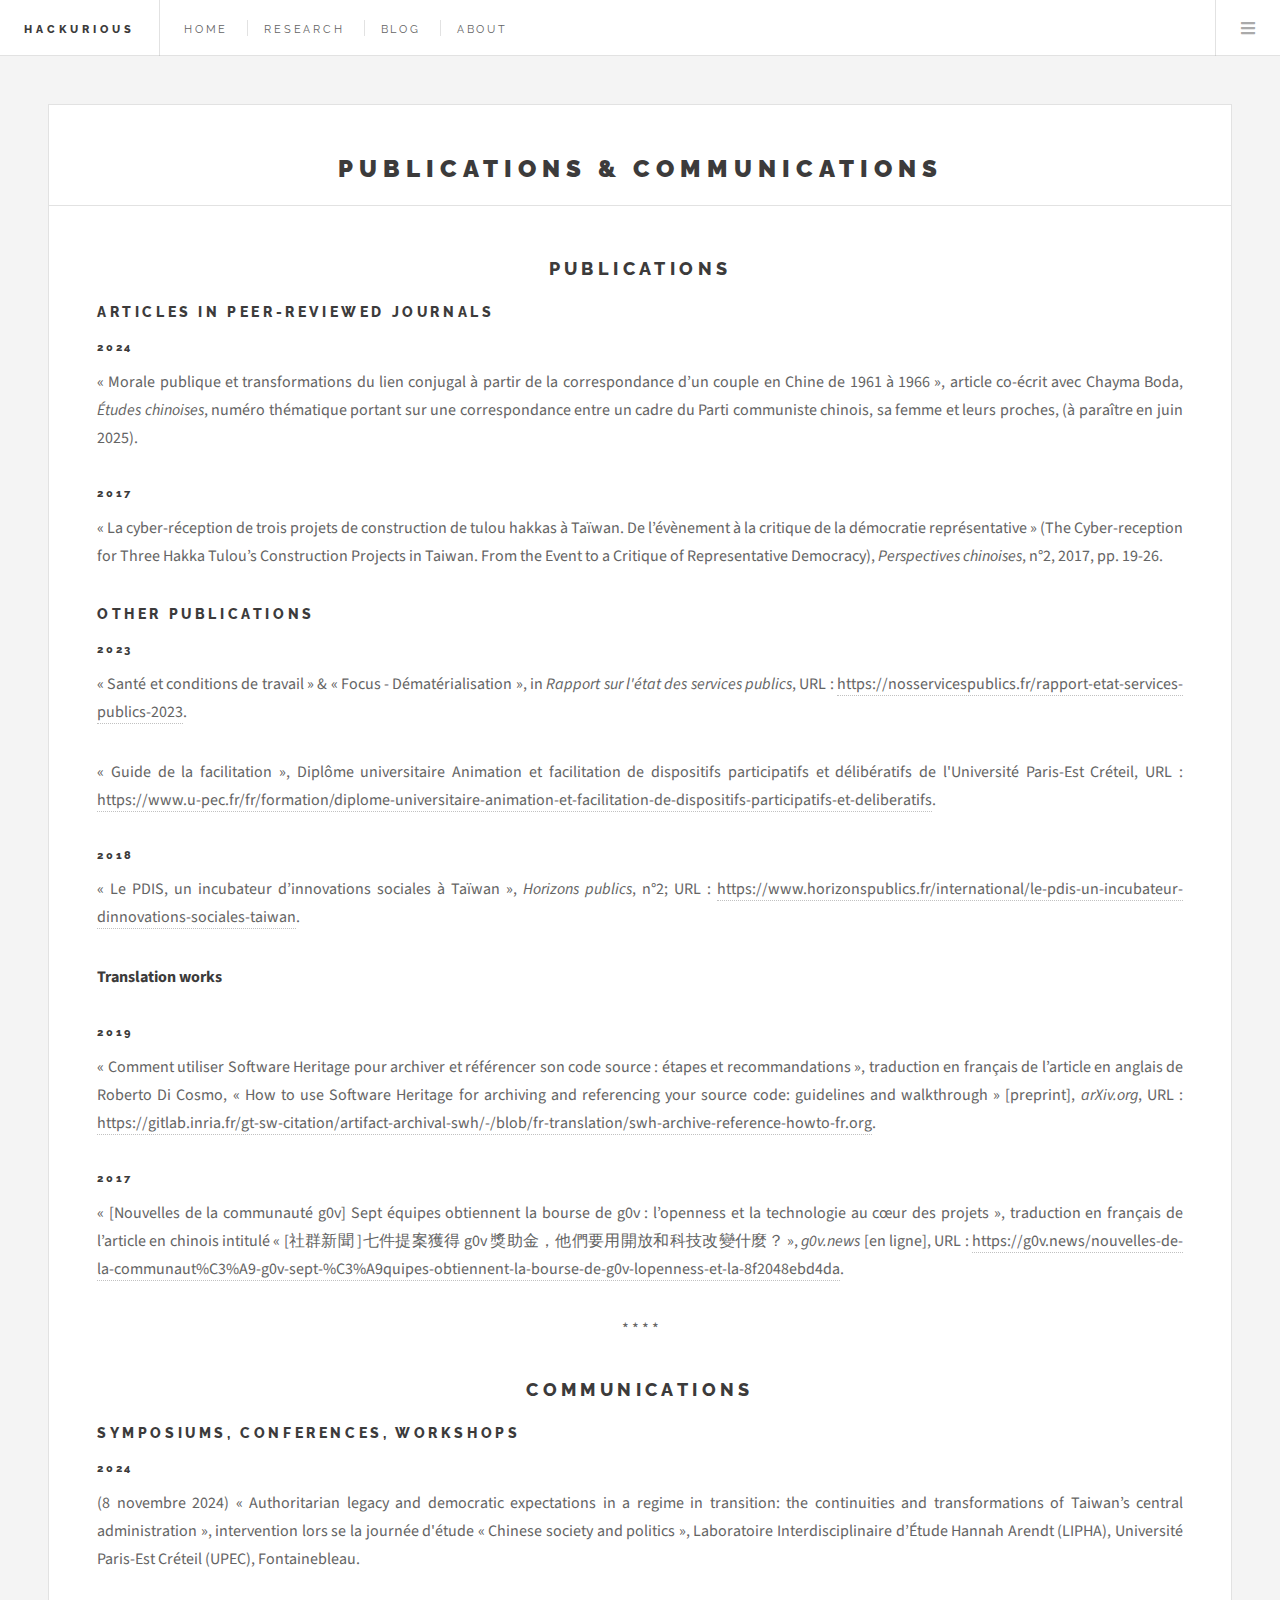
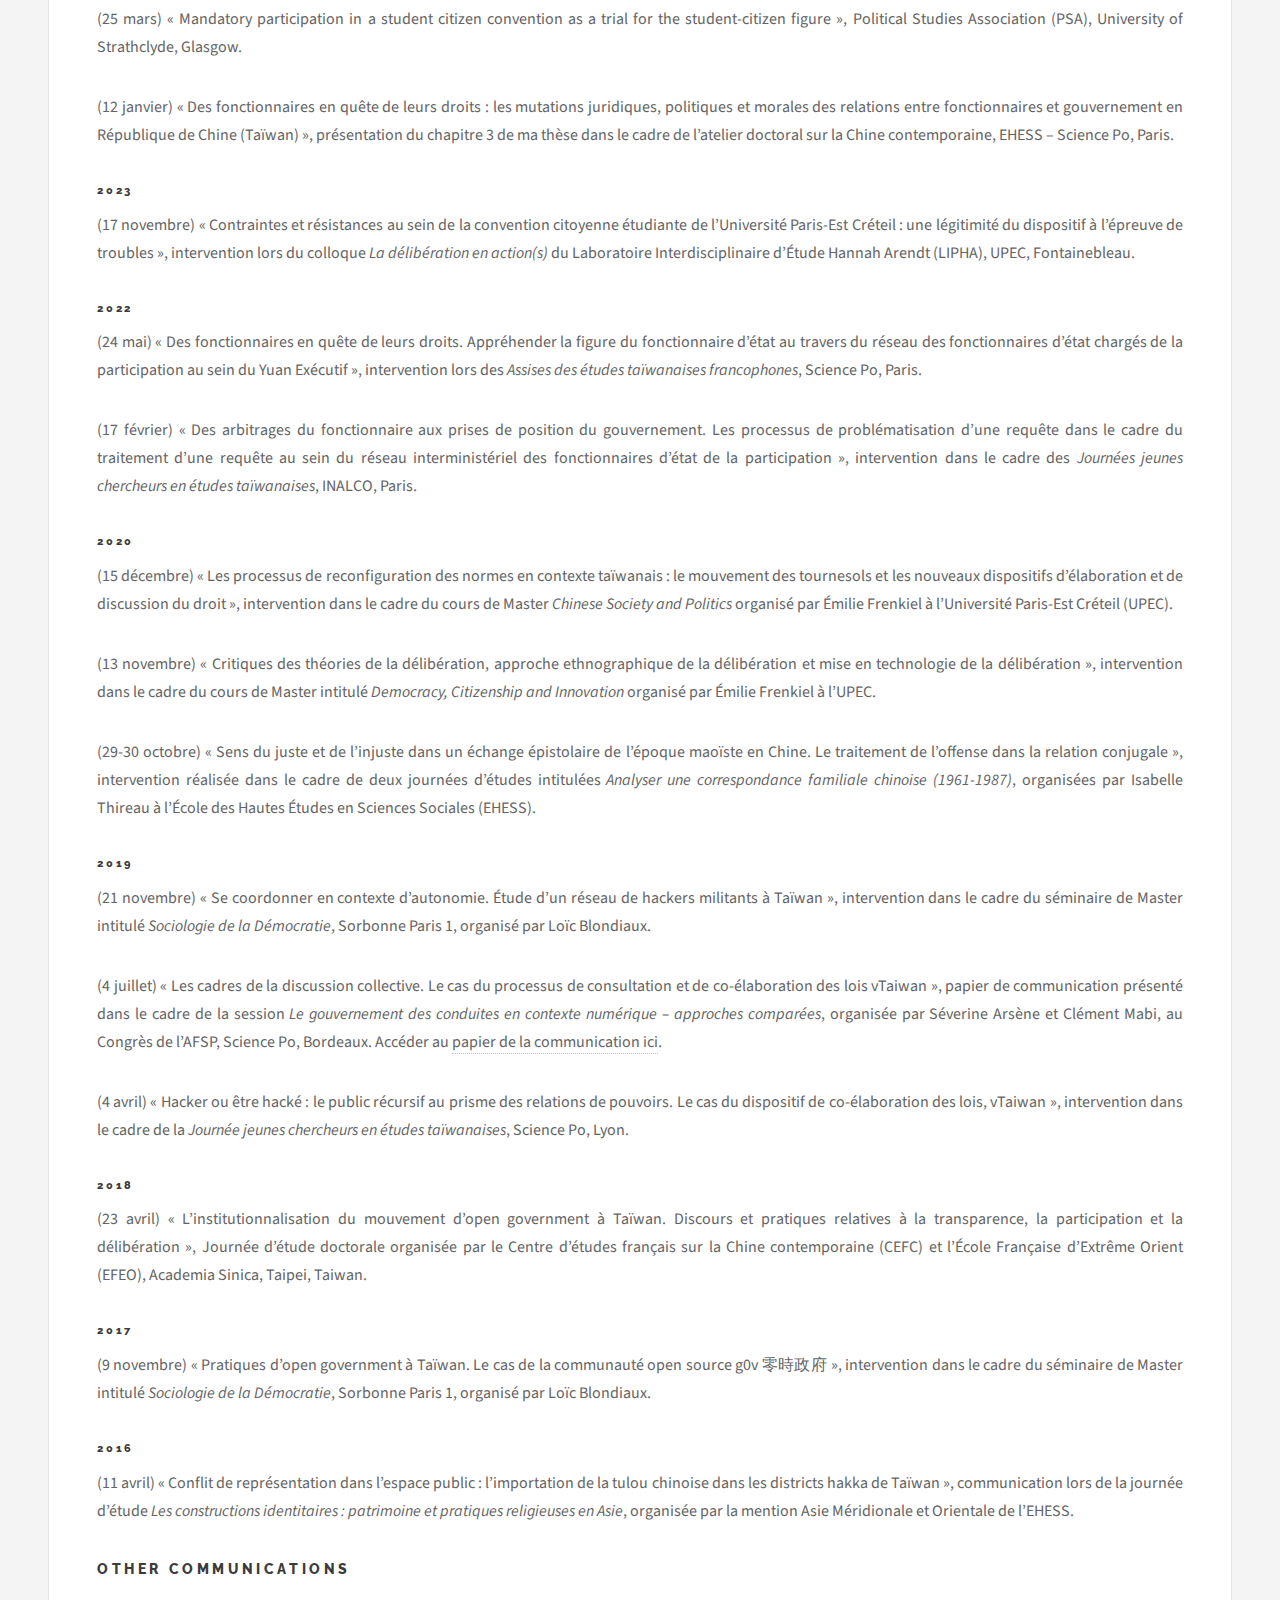
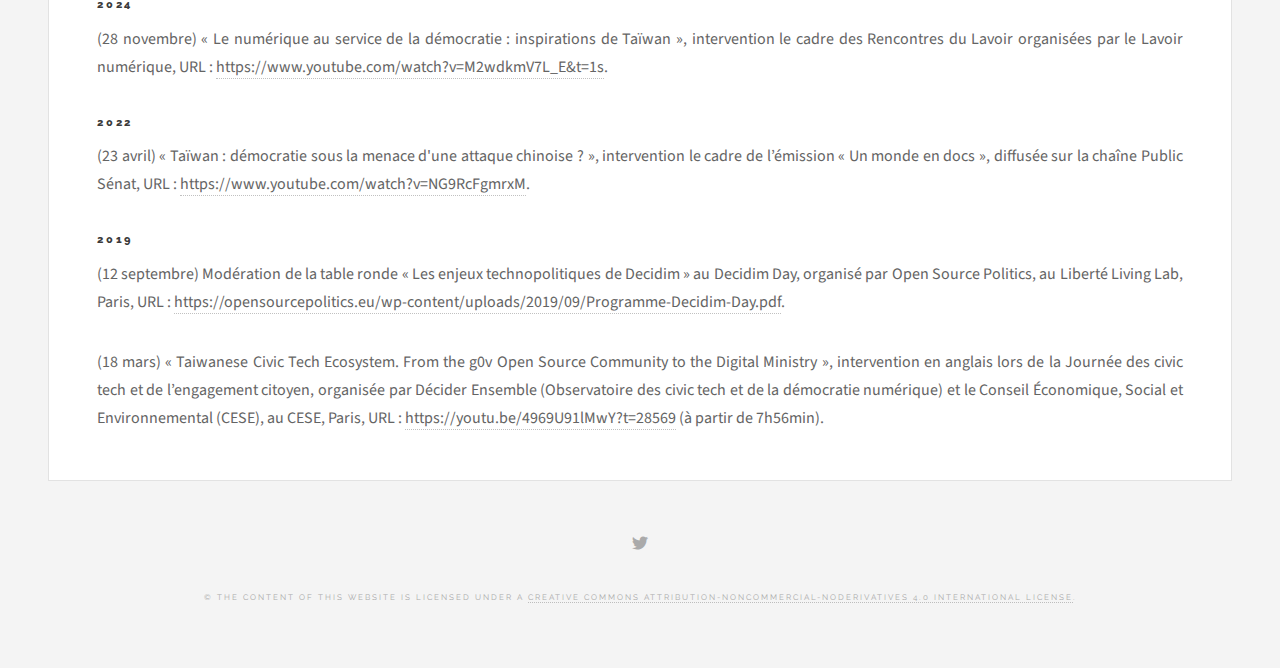
<file: research.html>
<!DOCTYPE HTML>
<!--
	Hackurious by Fiorella Bourgeois
    Type : research.html file
    Author : Fiorella Bourgeois (@fiobourgeois)
    Licence : The content of this website is under Creative Commons Attribution-Non Commercial-No Derivatives 4.0 International (CC BY-NC-ND 4.0).
-->
<html>
	<head>
		<title>Hackurious</title>
		<meta charset="utf-8" />
		<meta name="viewport" content="width=device-width, initial-scale=1, user-scalable=no" />
		<link rel="stylesheet" href="assets/css/main.css" />
	</head>
	<body class="single is-preload">

		<!-- Wrapper -->
			<div id="wrapper">

				<!-- Header -->
					<header id="header">
						<h1><a href="index.html">Hackurious</a></h1>
						<nav class="links">
							<ul>
								<li><a href="index.html">Home</a></li>
								<li><a href="research.html">Research</a></li>
								<li><a href="blog.html">Blog</a></li>
								<li><a href="about.html">About</a></li>
							</ul>
						</nav>
						<nav class="main">
							<ul>
								<li class="menu">
									<a class="fa-bars" href="#menu">Menu</a>
								</li>
							</ul>
						</nav>
					</header>

				<!-- Menu -->
					<section id="menu">

						<!-- Links -->
							<section>
								<ul class="links">
									<li>
										<a href="index.html">
											<h3>Home</h3>
										</a>
									</li>
									<li>
										<a href="research.html">
											<h3>Research</h3>
										</a>
									</li>
									<li>
										<a href="blog.html">
											<h3>Blog</h3>
										</a>
									</li>
                                    					<li>
										<a href="about.html">
											<h3>About</h3>
										</a>
									</li>
								</ul>
							</section>
					</section>

				<!-- Main -->
					<div id="main">

						<!-- Post -->
							<article class="post">
								<header>
									<div class="title">
										<h2>Publications & Communications</h2>
									</div>
								</header>
                                
                                <h2 align="center">Publications</h2>
                                
                                <h3>Articles in peer-reviewed journals</h3>
                                
                                <h4>2024</h4>
                                
                                <p class="paragraphe">« Morale publique et transformations du lien conjugal à partir de la correspondance d’un couple en Chine de 1961 à 1966 », article co-écrit avec Chayma Boda, <i>Études chinoises</i>, numéro thématique portant sur une correspondance entre un cadre du Parti communiste chinois, sa femme et leurs proches, (à paraître en juin 2025).</p>
                                
                                <h4>2017</h4>
                                
                                <p class="paragraphe">« La cyber-réception de trois projets de construction de tulou hakkas à Taïwan. De l’évènement à la critique de la démocratie représentative » (The Cyber-reception for Three Hakka Tulou’s Construction Projects in Taiwan. From the Event to a Critique of Representative Democracy), <i>Perspectives chinoises</i>, n°2, 2017, pp. 19-26.</p>
                                
                                <p class="paragraphe"></p>
                                
                                <h3>Other publications</h3>
	
				<h4>2023</h4>	

				<p class="paragraphe">« Santé et conditions de travail » & « Focus - Dématérialisation », in <i>Rapport sur l'état des services publics</i>, URL : <a href="https://nosservicespublics.fr/rapport-etat-services-publics-2023">https://nosservicespublics.fr/rapport-etat-services-publics-2023</a>.</p>

				<p class="paragraphe">« Guide de la facilitation », Diplôme universitaire Animation et facilitation de dispositifs participatifs et délibératifs de l'Université Paris-Est Créteil, URL : <a href="https://www.u-pec.fr/fr/formation/diplome-universitaire-animation-et-facilitation-de-dispositifs-participatifs-et-deliberatifs">https://www.u-pec.fr/fr/formation/diplome-universitaire-animation-et-facilitation-de-dispositifs-participatifs-et-deliberatifs</a>.</p>
								
                                <h4>2018</h4>
                                
                                <p class="paragraphe">« Le PDIS, un incubateur d’innovations sociales à Taïwan », <i>Horizons publics</i>, n°2; URL : <a href="https://www.horizonspublics.fr/international/le-pdis-un-incubateur-dinnovations-sociales-taiwan">https://www.horizonspublics.fr/international/le-pdis-un-incubateur-dinnovations-sociales-taiwan</a>.</p>
                                
                                <p class="paragraphe"><strong>Translation works</strong></p>
                                
                                <h4>2019</h4>
                                
                                <p class="paragraphe">« Comment utiliser Software Heritage pour archiver et référencer son code source : étapes et recommandations », traduction en français de l’article en anglais de Roberto Di Cosmo, « How to use Software Heritage for archiving and referencing your source code: guidelines and walkthrough » [preprint], <i>arXiv.org</i>, URL : <a href="https://gitlab.inria.fr/gt-sw-citation/artifact-archival-swh/-/blob/fr-translation/swh-archive-reference-howto-fr.org">https://gitlab.inria.fr/gt-sw-citation/artifact-archival-swh/-/blob/fr-translation/swh-archive-reference-howto-fr.org</a>.</p>
                                
                                <h4>2017</h4>
                                
                                <p class="paragraphe">« [Nouvelles de la communauté g0v] Sept équipes obtiennent la bourse de g0v : l’openness et la technologie au cœur des projets », traduction en français de l’article en chinois intitulé « [社群新聞 ]七件提案獲得 g0v 獎助金，他們要用開放和科技改變什麼？ », <i>g0v.news</i> [en ligne], URL : <a href="https://g0v.news/nouvelles-de-la-communaut%C3%A9-g0v-sept-%C3%A9quipes-obtiennent-la-bourse-de-g0v-lopenness-et-la-8f2048ebd4da">https://g0v.news/nouvelles-de-la-communaut%C3%A9-g0v-sept-%C3%A9quipes-obtiennent-la-bourse-de-g0v-lopenness-et-la-8f2048ebd4da</a>.</p>
                                
                                <p align="center">* * * *</p>
                                
                                <h2 align="center">Communications</h2>
                                
                                <h3>Symposiums, conferences, workshops</h3>

				<h4>2024</h4>

				<p class="paragraphe">(8 novembre 2024) « Authoritarian legacy and democratic expectations in a regime in transition: the continuities and transformations of Taiwan’s central administration », intervention lors se la journée d'étude « Chinese society and politics », Laboratoire Interdisciplinaire d’Étude Hannah Arendt (LIPHA), Université Paris-Est Créteil (UPEC), Fontainebleau.</p>

				<p class="paragraphe">(25 mars) « Mandatory participation in a student citizen convention as a trial for the student-citizen figure », Political Studies Association (PSA), University of Strathclyde, Glasgow.</p>

				<p class="paragraphe">(12 janvier) « Des fonctionnaires en quête de leurs droits : les mutations juridiques, politiques et morales des relations entre fonctionnaires et gouvernement en République de Chine (Taïwan) », présentation du chapitre 3 de ma thèse dans le cadre de l’atelier doctoral sur la Chine contemporaine, EHESS – Science Po, Paris.</p>
											
				<h4>2023</h4>

				<p class="paragraphe">(17 novembre) « Contraintes et résistances au sein de la convention citoyenne étudiante de l’Université Paris-Est Créteil : une légitimité du dispositif à l’épreuve de troubles », intervention lors du colloque <i>La délibération en action(s)</i> du Laboratoire Interdisciplinaire d’Étude Hannah Arendt (LIPHA), UPEC, Fontainebleau.</p>
	
                                <h4>2022</h4>
					                               
                                <p class="paragraphe">(24 mai) « Des fonctionnaires en quête de leurs droits. Appréhender la figure du fonctionnaire d’état au travers du réseau des fonctionnaires d’état chargés de la participation au sein du Yuan Exécutif », intervention lors des <i>Assises des études taïwanaises francophones</i>, Science Po, Paris.</p>
                                
                                <p class="paragraphe">(17 février) « Des arbitrages du fonctionnaire aux prises de position du gouvernement. Les processus de problématisation d’une requête dans le cadre du traitement d’une requête au sein du réseau interministériel des fonctionnaires d’état de la participation », intervention dans le cadre des <i>Journées jeunes chercheurs en études taïwanaises</i>, INALCO, Paris.</p>
                                
                                <h4>2020</h4>
                                
                                <p class="paragraphe">(15 décembre) « Les processus de reconfiguration des normes en contexte taïwanais : le mouvement des tournesols et les nouveaux dispositifs d’élaboration et de discussion du droit », intervention dans le cadre du cours de Master <i>Chinese Society and Politics</i> organisé par Émilie Frenkiel à l’Université Paris-Est Créteil (UPEC).</p>
                                
                                <p class="paragraphe">(13 novembre) « Critiques des théories de la délibération, approche ethnographique de la délibération et mise en technologie de la délibération », intervention dans le cadre du cours de Master intitulé <i>Democracy, Citizenship and Innovation</i> organisé par Émilie Frenkiel à l’UPEC.</p>
                                
                                <p class="paragraphe">(29-30 octobre) « Sens du juste et de l’injuste dans un échange épistolaire de l’époque maoïste en Chine. Le traitement de l’offense dans la relation conjugale », intervention réalisée dans le cadre de deux journées d’études intitulées <i>Analyser une correspondance familiale chinoise (1961-1987)</i>, organisées par Isabelle Thireau à l’École des Hautes Études en Sciences Sociales (EHESS).</p>
                                
                                <h4>2019</h4>
                                
                                <p class="paragraphe">(21 novembre) « Se coordonner en contexte d’autonomie. Étude d’un réseau de hackers militants à Taïwan », intervention dans le cadre du séminaire de Master intitulé <i>Sociologie de la Démocratie</i>, Sorbonne Paris 1, organisé par Loïc Blondiaux.</p>
                                
                                <p class="paragraphe">(4 juillet) « Les cadres de la discussion collective. Le cas du processus de consultation et de co-élaboration des lois vTaiwan », papier de communication présenté dans le cadre de la session <i>Le gouvernement des conduites en contexte numérique – approches comparées</i>, organisée par Séverine Arsène et Clément Mabi, au Congrès de l’AFSP, Science Po, Bordeaux. Accéder au <a href="https://www.afsp.info/congres/congres-2019/sections-thematiques/st-07/">papier de la communication ici</a>.</p>
                                
                                <p class="paragraphe">(4 avril) « Hacker ou être hacké : le public récursif au prisme des relations de pouvoirs. Le cas du dispositif de co-élaboration des lois, vTaiwan », intervention dans le cadre de la <i>Journée jeunes chercheurs en études taïwanaises</i>, Science Po, Lyon.</p>
                                
                                <h4>2018</h4>
                                
                                <p class="paragraphe">(23 avril) « L’institutionnalisation du mouvement d’open government à Taïwan. Discours et pratiques relatives à la transparence, la participation et la délibération », Journée d’étude doctorale organisée par le Centre d’études français sur la Chine contemporaine (CEFC) et l’École Française d’Extrême Orient (EFEO), Academia Sinica, Taipei, Taiwan.</p>
                                
                                <h4>2017</h4>
                                
                                <p class="paragraphe">(9 novembre) « Pratiques d’open government à Taïwan. Le cas de la communauté open source g0v 零時政府 », intervention dans le cadre du séminaire de Master intitulé <i>Sociologie de la Démocratie</i>, Sorbonne Paris 1, organisé par Loïc Blondiaux.</p>
                                
                                <h4>2016</h4>
                                
                                <p class="paragraphe">(11 avril) « Conflit de représentation dans l’espace public : l’importation de la tulou chinoise dans les districts hakka de Taïwan », communication lors de la journée d’étude <i>Les constructions identitaires : patrimoine et pratiques religieuses en Asie</i>, organisée par la mention Asie Méridionale et Orientale de l’EHESS.</p>
								
                                <h3>Other communications</h3>

				<h4>2024</h4>

				<p class="paragraphe">(28 novembre) « Le numérique au service de la démocratie : inspirations de Taïwan », intervention le cadre des Rencontres du Lavoir organisées par le Lavoir numérique, URL : <a href="https://www.youtube.com/watch?v=M2wdkmV7L_E&t=1s">https://www.youtube.com/watch?v=M2wdkmV7L_E&t=1s</a>.</p>

                                <h4>2022</h4>
                                
                                <p class="paragraphe">(23 avril) « Taïwan : démocratie sous la menace d'une attaque chinoise ? », intervention le cadre de l’émission « Un monde en docs », diffusée sur la chaîne Public Sénat, URL : <a href="https://www.youtube.com/watch?v=NG9RcFgmrxM">https://www.youtube.com/watch?v=NG9RcFgmrxM</a>.</p>
                                
                                <h4>2019</h4>
                                
                                <p class="paragraphe">(12 septembre) Modération de la table ronde « Les enjeux technopolitiques de Decidim » au Decidim Day, organisé par Open Source Politics, au Liberté Living Lab, Paris, URL : <a href="https://opensourcepolitics.eu/wp-content/uploads/2019/09/Programme-Decidim-Day.pdf">https://opensourcepolitics.eu/wp-content/uploads/2019/09/Programme-Decidim-Day.pdf</a>.</p>
                                
                                <p class="paragraphe">(18 mars) « Taiwanese Civic Tech Ecosystem. From the g0v Open Source Community to the Digital Ministry », intervention en anglais lors de la Journée des civic tech et de l’engagement citoyen, organisée par Décider Ensemble (Observatoire des civic tech et de la démocratie numérique) et le Conseil Économique, Social et Environnemental (CESE), au CESE, Paris, URL : <a href="https://youtu.be/4969U91lMwY?t=28569">https://youtu.be/4969U91lMwY?t=28569</a> (à partir de 7h56min).</p>
                                
                                <footer>
								</footer>
							</article>

					</div>

				<!-- Footer -->
					<section id="footer">
						<ul class="icons">
							<li><a href="https://twitter.com/fiobourgeois" class="icon brands fa-twitter"><span class="label">Twitter</span></a></li>
						</ul>
				            <p class="copyright">&copy; The content of this website is licensed under a <a rel="license" href="http://creativecommons.org/licenses/by-nc-nd/4.0/">Creative Commons Attribution-NonCommercial-NoDerivatives 4.0 International License</a>.</p>
					</section>
        </div>
        
		<!-- Scripts -->
			<script src="assets/js/jquery.min.js"></script>
			<script src="assets/js/browser.min.js"></script>
			<script src="assets/js/breakpoints.min.js"></script>
			<script src="assets/js/util.js"></script>
			<script src="assets/js/main.js"></script>

	</body>
</html>
</file>
<file: assets/css/main.css>
@import url(fontawesome-all.min.css);
@import url("https://fonts.googleapis.com/css?family=Source+Sans+Pro:400,700|Raleway:400,800,900");

/*
	Derivative work of Future Imperfect by HTML5 UP
	Free for personal and commercial use under the CCA 3.0 license (html5up.net/license)
*/

html, body, div, span, applet, object,
iframe, h1, h2, h3, h4, h5, h6, p, blockquote,
pre, a, abbr, acronym, address, big, cite,
code, del, dfn, em, img, ins, kbd, q, s, samp,
small, strike, strong, sub, sup, tt, var, b,
u, i, center, dl, dt, dd, ol, ul, li, fieldset,
form, label, legend, table, caption, tbody,
tfoot, thead, tr, th, td, article, aside,
canvas, details, embed, figure, figcaption,
footer, header, hgroup, menu, nav, output, ruby,
section, summary, time, mark, audio, video {
	margin: 0;
	padding: 0;
	border: 0;
	font-size: 100%;
	font: inherit;
	vertical-align: baseline;}

article, aside, details, figcaption, figure,
footer, header, hgroup, menu, nav, section {
	display: block;}

body {
	line-height: 1;
}

ol, ul {
	list-style: none;
}

blockquote, q {
	quotes: none;
}

	blockquote:before, blockquote:after, q:before, q:after {
		content: '';
		content: none;
	}

table {
	border-collapse: collapse;
	border-spacing: 0;
}

body {
	-webkit-text-size-adjust: none;
}

mark {
	background-color: transparent;
	color: inherit;
}

input::-moz-focus-inner {
	border: 0;
	padding: 0;
}

input, select, textarea {
	-moz-appearance: none;
	-webkit-appearance: none;
	-ms-appearance: none;
	appearance: none;
}

/* Basic */

	@-ms-viewport {
		width: device-width;
	}

	body {
		-ms-overflow-style: scrollbar;
	}

	@media screen and (max-width: 480px) {

		html, body {
			min-width: 320px;
		}

	}

	html {
		box-sizing: border-box;
	}

	*, *:before, *:after {
		box-sizing: inherit;
	}

	body {
		background: #f4f4f4;
	}

		body.is-preload *, body.is-preload *:before, body.is-preload *:after {
			-moz-animation: none !important;
			-webkit-animation: none !important;
			-ms-animation: none !important;
			animation: none !important;
			-moz-transition: none !important;
			-webkit-transition: none !important;
			-ms-transition: none !important;
			transition: none !important;
		}

/* Type */

	body, input, select, textarea {
		color: #646464;
		font-family: "Source Sans Pro", Helvetica, sans-serif;
		font-size: 14pt;
		font-weight: 400;
		line-height: 1.75;
	}

		@media screen and (max-width: 1680px) {

			body, input, select, textarea {
				font-size: 12pt;
			}

		}

		@media screen and (max-width: 1280px) {

			body, input, select, textarea {
				font-size: 12pt;
			}

		}

		@media screen and (max-width: 980px) {

			body, input, select, textarea {
				font-size: 12pt;
			}

		}

		@media screen and (max-width: 736px) {

			body, input, select, textarea {
				font-size: 12pt;
			}

		}

		@media screen and (max-width: 480px) {

			body, input, select, textarea {
				font-size: 12pt;
			}

		}

	a {
		-moz-transition: color 0.2s ease, border-bottom-color 0.2s ease;
		-webkit-transition: color 0.2s ease, border-bottom-color 0.2s ease;
		-ms-transition: color 0.2s ease, border-bottom-color 0.2s ease;
		transition: color 0.2s ease, border-bottom-color 0.2s ease;
		border-bottom: dotted 1px rgba(160, 160, 160, 0.65);
		color: inherit;
		text-decoration: none;
	}

		a:before {
			-moz-transition: color 0.2s ease;
			-webkit-transition: color 0.2s ease;
			-ms-transition: color 0.2s ease;
			transition: color 0.2s ease;
		}

		a:hover {
			border-bottom-color: transparent;
			color: #2ebaae !important;
		}

			a:hover:before {
				color: #2ebaae !important;
			}

	strong, b {
		color: #3c3b3b;
		font-weight: 700;
	}

	em, i {
		font-style: italic;
	}

	p {
		margin: 0 0 2em 0;
	}

	h1, h2, h3, h4, h5, h6 {
		color: #3c3b3b;
		font-family: "Raleway", Helvetica, sans-serif;
		font-weight: 800;
		letter-spacing: 0.25em;
		line-height: 1.65;
		margin: 0 0 1em 0;
		text-transform: uppercase;
	}

		h1 a, h2 a, h3 a, h4 a, h5 a, h6 a {
			color: inherit;
			border-bottom: 0;
		}

	h2 {
		font-size: 1.1em;
	}

	h3 {
		font-size: 0.9em;
	}

	h4 {
		font-size: 0.7em;
	}

	h5 {
		font-size: 0.7em;
	}

	h6 {
		font-size: 0.7em;
	}

	sub {
		font-size: 0.8em;
		position: relative;
		top: 0.5em;
	}

	sup {
		font-size: 0.8em;
		position: relative;
		top: -0.5em;
	}

	blockquote {
		border-left: solid 4px rgba(160, 160, 160, 0.3);
		font-style: italic;
		margin: 0 0 2em 0;
		padding: 0.5em 0 0.5em 2em;
	}

	code {
		background: rgba(160, 160, 160, 0.075);
		border: solid 1px rgba(160, 160, 160, 0.3);
		font-family: "Courier New", monospace;
		font-size: 0.9em;
		margin: 0 0.25em;
		padding: 0.25em 0.65em;
	}

	pre {
		-webkit-overflow-scrolling: touch;
		font-family: "Courier New", monospace;
		font-size: 0.9em;
		margin: 0 0 2em 0;
	}

		pre code {
			display: block;
			line-height: 1.75em;
			padding: 1em 1.5em;
			overflow-x: auto;
		}

	hr {
		border: 0;
		border-bottom: solid 1px rgba(160, 160, 160, 0.3);
		margin: 2em 0;
	}

		hr.major {
			margin: 3em 0;
		}

	.align-left {
		text-align: left;
	}

	.align-center {
		text-align: center;
	}

	.align-right {
		text-align: right;
	}

/* Row */

	.row {
		display: flex;
		flex-wrap: wrap;
		box-sizing: border-box;
		align-items: stretch;
	}

		.row > * {
			box-sizing: border-box;
		}

		.row.gtr-uniform > * > :last-child {
			margin-bottom: 0;
		}

		.row.aln-left {
			justify-content: flex-start;
		}

		.row.aln-center {
			justify-content: center;
		}

		.row.aln-right {
			justify-content: flex-end;
		}

		.row.aln-top {
			align-items: flex-start;
		}

		.row.aln-middle {
			align-items: center;
		}

		.row.aln-bottom {
			align-items: flex-end;
		}

		.row > .imp {
			order: -1;
		}

		.row > .col-1 {
			width: 8.33333%;
		}

		.row > .off-1 {
			margin-left: 8.33333%;
		}

		.row > .col-2 {
			width: 16.66667%;
		}

		.row > .off-2 {
			margin-left: 16.66667%;
		}

		.row > .col-3 {
			width: 25%;
		}

		.row > .off-3 {
			margin-left: 25%;
		}

		.row > .col-4 {
			width: 33.33333%;
		}

		.row > .off-4 {
			margin-left: 33.33333%;
		}

		.row > .col-5 {
			width: 41.66667%;
		}

		.row > .off-5 {
			margin-left: 41.66667%;
		}

		.row > .col-6 {
			width: 50%;
		}

		.row > .off-6 {
			margin-left: 50%;
		}

		.row > .col-7 {
			width: 58.33333%;
		}

		.row > .off-7 {
			margin-left: 58.33333%;
		}

		.row > .col-8 {
			width: 66.66667%;
		}

		.row > .off-8 {
			margin-left: 66.66667%;
		}

		.row > .col-9 {
			width: 75%;
		}

		.row > .off-9 {
			margin-left: 75%;
		}

		.row > .col-10 {
			width: 83.33333%;
		}

		.row > .off-10 {
			margin-left: 83.33333%;
		}

		.row > .col-11 {
			width: 91.66667%;
		}

		.row > .off-11 {
			margin-left: 91.66667%;
		}

		.row > .col-12 {
			width: 100%;
		}

		.row > .off-12 {
			margin-left: 100%;
		}

		.row.gtr-0 {
			margin-top: 0;
			margin-left: 0em;
		}

			.row.gtr-0 > * {
				padding: 0 0 0 0em;
			}

			.row.gtr-0.gtr-uniform {
				margin-top: 0em;
			}

				.row.gtr-0.gtr-uniform > * {
					padding-top: 0em;
				}

		.row.gtr-25 {
			margin-top: 0;
			margin-left: -0.25em;
		}

			.row.gtr-25 > * {
				padding: 0 0 0 0.25em;
			}

			.row.gtr-25.gtr-uniform {
				margin-top: -0.25em;
			}

				.row.gtr-25.gtr-uniform > * {
					padding-top: 0.25em;
				}

		.row.gtr-50 {
			margin-top: 0;
			margin-left: -0.5em;
		}

			.row.gtr-50 > * {
				padding: 0 0 0 0.5em;
			}

			.row.gtr-50.gtr-uniform {
				margin-top: -0.5em;
			}

				.row.gtr-50.gtr-uniform > * {
					padding-top: 0.5em;
				}

		.row {
			margin-top: 0;
			margin-left: -1em;
		}

			.row > * {
				padding: 0 0 0 1em;
			}

			.row.gtr-uniform {
				margin-top: -1em;
			}

				.row.gtr-uniform > * {
					padding-top: 1em;
				}

		.row.gtr-150 {
			margin-top: 0;
			margin-left: -1.5em;
		}

			.row.gtr-150 > * {
				padding: 0 0 0 1.5em;
			}

			.row.gtr-150.gtr-uniform {
				margin-top: -1.5em;
			}

				.row.gtr-150.gtr-uniform > * {
					padding-top: 1.5em;
				}

		.row.gtr-200 {
			margin-top: 0;
			margin-left: -2em;
		}

			.row.gtr-200 > * {
				padding: 0 0 0 2em;
			}

			.row.gtr-200.gtr-uniform {
				margin-top: -2em;
			}

				.row.gtr-200.gtr-uniform > * {
					padding-top: 2em;
				}

		@media screen and (max-width: 1680px) {

			.row {
				display: flex;
				flex-wrap: wrap;
				box-sizing: border-box;
				align-items: stretch;
			}

				.row > * {
					box-sizing: border-box;
				}

				.row.gtr-uniform > * > :last-child {
					margin-bottom: 0;
				}

				.row.aln-left {
					justify-content: flex-start;
				}

				.row.aln-center {
					justify-content: center;
				}

				.row.aln-right {
					justify-content: flex-end;
				}

				.row.aln-top {
					align-items: flex-start;
				}

				.row.aln-middle {
					align-items: center;
				}

				.row.aln-bottom {
					align-items: flex-end;
				}

				.row > .imp-xlarge {
					order: -1;
				}

				.row > .col-1-xlarge {
					width: 8.33333%;
				}

				.row > .off-1-xlarge {
					margin-left: 8.33333%;
				}

				.row > .col-2-xlarge {
					width: 16.66667%;
				}

				.row > .off-2-xlarge {
					margin-left: 16.66667%;
				}

				.row > .col-3-xlarge {
					width: 25%;
				}

				.row > .off-3-xlarge {
					margin-left: 25%;
				}

				.row > .col-4-xlarge {
					width: 33.33333%;
				}

				.row > .off-4-xlarge {
					margin-left: 33.33333%;
				}

				.row > .col-5-xlarge {
					width: 41.66667%;
				}

				.row > .off-5-xlarge {
					margin-left: 41.66667%;
				}

				.row > .col-6-xlarge {
					width: 50%;
				}

				.row > .off-6-xlarge {
					margin-left: 50%;
				}

				.row > .col-7-xlarge {
					width: 58.33333%;
				}

				.row > .off-7-xlarge {
					margin-left: 58.33333%;
				}

				.row > .col-8-xlarge {
					width: 66.66667%;
				}

				.row > .off-8-xlarge {
					margin-left: 66.66667%;
				}

				.row > .col-9-xlarge {
					width: 75%;
				}

				.row > .off-9-xlarge {
					margin-left: 75%;
				}

				.row > .col-10-xlarge {
					width: 83.33333%;
				}

				.row > .off-10-xlarge {
					margin-left: 83.33333%;
				}

				.row > .col-11-xlarge {
					width: 91.66667%;
				}

				.row > .off-11-xlarge {
					margin-left: 91.66667%;
				}

				.row > .col-12-xlarge {
					width: 100%;
				}

				.row > .off-12-xlarge {
					margin-left: 100%;
				}

				.row.gtr-0 {
					margin-top: 0;
					margin-left: 0em;
				}

					.row.gtr-0 > * {
						padding: 0 0 0 0em;
					}

					.row.gtr-0.gtr-uniform {
						margin-top: 0em;
					}

						.row.gtr-0.gtr-uniform > * {
							padding-top: 0em;
						}

				.row.gtr-25 {
					margin-top: 0;
					margin-left: -0.25em;
				}

					.row.gtr-25 > * {
						padding: 0 0 0 0.25em;
					}

					.row.gtr-25.gtr-uniform {
						margin-top: -0.25em;
					}

						.row.gtr-25.gtr-uniform > * {
							padding-top: 0.25em;
						}

				.row.gtr-50 {
					margin-top: 0;
					margin-left: -0.5em;
				}

					.row.gtr-50 > * {
						padding: 0 0 0 0.5em;
					}

					.row.gtr-50.gtr-uniform {
						margin-top: -0.5em;
					}

						.row.gtr-50.gtr-uniform > * {
							padding-top: 0.5em;
						}

				.row {
					margin-top: 0;
					margin-left: -1em;
				}

					.row > * {
						padding: 0 0 0 1em;
					}

					.row.gtr-uniform {
						margin-top: -1em;
					}

						.row.gtr-uniform > * {
							padding-top: 1em;
						}

				.row.gtr-150 {
					margin-top: 0;
					margin-left: -1.5em;
				}

					.row.gtr-150 > * {
						padding: 0 0 0 1.5em;
					}

					.row.gtr-150.gtr-uniform {
						margin-top: -1.5em;
					}

						.row.gtr-150.gtr-uniform > * {
							padding-top: 1.5em;
						}

				.row.gtr-200 {
					margin-top: 0;
					margin-left: -2em;
				}

					.row.gtr-200 > * {
						padding: 0 0 0 2em;
					}

					.row.gtr-200.gtr-uniform {
						margin-top: -2em;
					}

						.row.gtr-200.gtr-uniform > * {
							padding-top: 2em;
						}

		}

		@media screen and (max-width: 1280px) {

			.row {
				display: flex;
				flex-wrap: wrap;
				box-sizing: border-box;
				align-items: stretch;
			}

				.row > * {
					box-sizing: border-box;
				}

				.row.gtr-uniform > * > :last-child {
					margin-bottom: 0;
				}

				.row.aln-left {
					justify-content: flex-start;
				}

				.row.aln-center {
					justify-content: center;
				}

				.row.aln-right {
					justify-content: flex-end;
				}

				.row.aln-top {
					align-items: flex-start;
				}

				.row.aln-middle {
					align-items: center;
				}

				.row.aln-bottom {
					align-items: flex-end;
				}

				.row > .imp-large {
					order: -1;
				}

				.row > .col-1-large {
					width: 8.33333%;
				}

				.row > .off-1-large {
					margin-left: 8.33333%;
				}

				.row > .col-2-large {
					width: 16.66667%;
				}

				.row > .off-2-large {
					margin-left: 16.66667%;
				}

				.row > .col-3-large {
					width: 25%;
				}

				.row > .off-3-large {
					margin-left: 25%;
				}

				.row > .col-4-large {
					width: 33.33333%;
				}

				.row > .off-4-large {
					margin-left: 33.33333%;
				}

				.row > .col-5-large {
					width: 41.66667%;
				}

				.row > .off-5-large {
					margin-left: 41.66667%;
				}

				.row > .col-6-large {
					width: 50%;
				}

				.row > .off-6-large {
					margin-left: 50%;
				}

				.row > .col-7-large {
					width: 58.33333%;
				}

				.row > .off-7-large {
					margin-left: 58.33333%;
				}

				.row > .col-8-large {
					width: 66.66667%;
				}

				.row > .off-8-large {
					margin-left: 66.66667%;
				}

				.row > .col-9-large {
					width: 75%;
				}

				.row > .off-9-large {
					margin-left: 75%;
				}

				.row > .col-10-large {
					width: 83.33333%;
				}

				.row > .off-10-large {
					margin-left: 83.33333%;
				}

				.row > .col-11-large {
					width: 91.66667%;
				}

				.row > .off-11-large {
					margin-left: 91.66667%;
				}

				.row > .col-12-large {
					width: 100%;
				}

				.row > .off-12-large {
					margin-left: 100%;
				}

				.row.gtr-0 {
					margin-top: 0;
					margin-left: 0em;
				}

					.row.gtr-0 > * {
						padding: 0 0 0 0em;
					}

					.row.gtr-0.gtr-uniform {
						margin-top: 0em;
					}

						.row.gtr-0.gtr-uniform > * {
							padding-top: 0em;
						}

				.row.gtr-25 {
					margin-top: 0;
					margin-left: -0.25em;
				}

					.row.gtr-25 > * {
						padding: 0 0 0 0.25em;
					}

					.row.gtr-25.gtr-uniform {
						margin-top: -0.25em;
					}

						.row.gtr-25.gtr-uniform > * {
							padding-top: 0.25em;
						}

				.row.gtr-50 {
					margin-top: 0;
					margin-left: -0.5em;
				}

					.row.gtr-50 > * {
						padding: 0 0 0 0.5em;
					}

					.row.gtr-50.gtr-uniform {
						margin-top: -0.5em;
					}

						.row.gtr-50.gtr-uniform > * {
							padding-top: 0.5em;
						}

				.row {
					margin-top: 0;
					margin-left: -1em;
				}

					.row > * {
						padding: 0 0 0 1em;
					}

					.row.gtr-uniform {
						margin-top: -1em;
					}

						.row.gtr-uniform > * {
							padding-top: 1em;
						}

				.row.gtr-150 {
					margin-top: 0;
					margin-left: -1.5em;
				}

					.row.gtr-150 > * {
						padding: 0 0 0 1.5em;
					}

					.row.gtr-150.gtr-uniform {
						margin-top: -1.5em;
					}

						.row.gtr-150.gtr-uniform > * {
							padding-top: 1.5em;
						}

				.row.gtr-200 {
					margin-top: 0;
					margin-left: -2em;
				}

					.row.gtr-200 > * {
						padding: 0 0 0 2em;
					}

					.row.gtr-200.gtr-uniform {
						margin-top: -2em;
					}

						.row.gtr-200.gtr-uniform > * {
							padding-top: 2em;
						}

		}

		@media screen and (max-width: 980px) {

			.row {
				display: flex;
				flex-wrap: wrap;
				box-sizing: border-box;
				align-items: stretch;
			}

				.row > * {
					box-sizing: border-box;
				}

				.row.gtr-uniform > * > :last-child {
					margin-bottom: 0;
				}

				.row.aln-left {
					justify-content: flex-start;
				}

				.row.aln-center {
					justify-content: center;
				}

				.row.aln-right {
					justify-content: flex-end;
				}

				.row.aln-top {
					align-items: flex-start;
				}

				.row.aln-middle {
					align-items: center;
				}

				.row.aln-bottom {
					align-items: flex-end;
				}

				.row > .imp-medium {
					order: -1;
				}

				.row > .col-1-medium {
					width: 8.33333%;
				}

				.row > .off-1-medium {
					margin-left: 8.33333%;
				}

				.row > .col-2-medium {
					width: 16.66667%;
				}

				.row > .off-2-medium {
					margin-left: 16.66667%;
				}

				.row > .col-3-medium {
					width: 25%;
				}

				.row > .off-3-medium {
					margin-left: 25%;
				}

				.row > .col-4-medium {
					width: 33.33333%;
				}

				.row > .off-4-medium {
					margin-left: 33.33333%;
				}

				.row > .col-5-medium {
					width: 41.66667%;
				}

				.row > .off-5-medium {
					margin-left: 41.66667%;
				}

				.row > .col-6-medium {
					width: 50%;
				}

				.row > .off-6-medium {
					margin-left: 50%;
				}

				.row > .col-7-medium {
					width: 58.33333%;
				}

				.row > .off-7-medium {
					margin-left: 58.33333%;
				}

				.row > .col-8-medium {
					width: 66.66667%;
				}

				.row > .off-8-medium {
					margin-left: 66.66667%;
				}

				.row > .col-9-medium {
					width: 75%;
				}

				.row > .off-9-medium {
					margin-left: 75%;
				}

				.row > .col-10-medium {
					width: 83.33333%;
				}

				.row > .off-10-medium {
					margin-left: 83.33333%;
				}

				.row > .col-11-medium {
					width: 91.66667%;
				}

				.row > .off-11-medium {
					margin-left: 91.66667%;
				}

				.row > .col-12-medium {
					width: 100%;
				}

				.row > .off-12-medium {
					margin-left: 100%;
				}

				.row.gtr-0 {
					margin-top: 0;
					margin-left: 0em;
				}

					.row.gtr-0 > * {
						padding: 0 0 0 0em;
					}

					.row.gtr-0.gtr-uniform {
						margin-top: 0em;
					}

						.row.gtr-0.gtr-uniform > * {
							padding-top: 0em;
						}

				.row.gtr-25 {
					margin-top: 0;
					margin-left: -0.25em;
				}

					.row.gtr-25 > * {
						padding: 0 0 0 0.25em;
					}

					.row.gtr-25.gtr-uniform {
						margin-top: -0.25em;
					}

						.row.gtr-25.gtr-uniform > * {
							padding-top: 0.25em;
						}

				.row.gtr-50 {
					margin-top: 0;
					margin-left: -0.5em;
				}

					.row.gtr-50 > * {
						padding: 0 0 0 0.5em;
					}

					.row.gtr-50.gtr-uniform {
						margin-top: -0.5em;
					}

						.row.gtr-50.gtr-uniform > * {
							padding-top: 0.5em;
						}

				.row {
					margin-top: 0;
					margin-left: -1em;
				}

					.row > * {
						padding: 0 0 0 1em;
					}

					.row.gtr-uniform {
						margin-top: -1em;
					}

						.row.gtr-uniform > * {
							padding-top: 1em;
						}

				.row.gtr-150 {
					margin-top: 0;
					margin-left: -1.5em;
				}

					.row.gtr-150 > * {
						padding: 0 0 0 1.5em;
					}

					.row.gtr-150.gtr-uniform {
						margin-top: -1.5em;
					}

						.row.gtr-150.gtr-uniform > * {
							padding-top: 1.5em;
						}

				.row.gtr-200 {
					margin-top: 0;
					margin-left: -2em;
				}

					.row.gtr-200 > * {
						padding: 0 0 0 2em;
					}

					.row.gtr-200.gtr-uniform {
						margin-top: -2em;
					}

						.row.gtr-200.gtr-uniform > * {
							padding-top: 2em;
						}

		}

		@media screen and (max-width: 736px) {

			.row {
				display: flex;
				flex-wrap: wrap;
				box-sizing: border-box;
				align-items: stretch;
			}

				.row > * {
					box-sizing: border-box;
				}

				.row.gtr-uniform > * > :last-child {
					margin-bottom: 0;
				}

				.row.aln-left {
					justify-content: flex-start;
				}

				.row.aln-center {
					justify-content: center;
				}

				.row.aln-right {
					justify-content: flex-end;
				}

				.row.aln-top {
					align-items: flex-start;
				}

				.row.aln-middle {
					align-items: center;
				}

				.row.aln-bottom {
					align-items: flex-end;
				}

				.row > .imp-small {
					order: -1;
				}

				.row > .col-1-small {
					width: 8.33333%;
				}

				.row > .off-1-small {
					margin-left: 8.33333%;
				}

				.row > .col-2-small {
					width: 16.66667%;
				}

				.row > .off-2-small {
					margin-left: 16.66667%;
				}

				.row > .col-3-small {
					width: 25%;
				}

				.row > .off-3-small {
					margin-left: 25%;
				}

				.row > .col-4-small {
					width: 33.33333%;
				}

				.row > .off-4-small {
					margin-left: 33.33333%;
				}

				.row > .col-5-small {
					width: 41.66667%;
				}

				.row > .off-5-small {
					margin-left: 41.66667%;
				}

				.row > .col-6-small {
					width: 50%;
				}

				.row > .off-6-small {
					margin-left: 50%;
				}

				.row > .col-7-small {
					width: 58.33333%;
				}

				.row > .off-7-small {
					margin-left: 58.33333%;
				}

				.row > .col-8-small {
					width: 66.66667%;
				}

				.row > .off-8-small {
					margin-left: 66.66667%;
				}

				.row > .col-9-small {
					width: 75%;
				}

				.row > .off-9-small {
					margin-left: 75%;
				}

				.row > .col-10-small {
					width: 83.33333%;
				}

				.row > .off-10-small {
					margin-left: 83.33333%;
				}

				.row > .col-11-small {
					width: 91.66667%;
				}

				.row > .off-11-small {
					margin-left: 91.66667%;
				}

				.row > .col-12-small {
					width: 100%;
				}

				.row > .off-12-small {
					margin-left: 100%;
				}

				.row.gtr-0 {
					margin-top: 0;
					margin-left: 0em;
				}

					.row.gtr-0 > * {
						padding: 0 0 0 0em;
					}

					.row.gtr-0.gtr-uniform {
						margin-top: 0em;
					}

						.row.gtr-0.gtr-uniform > * {
							padding-top: 0em;
						}

				.row.gtr-25 {
					margin-top: 0;
					margin-left: -0.25em;
				}

					.row.gtr-25 > * {
						padding: 0 0 0 0.25em;
					}

					.row.gtr-25.gtr-uniform {
						margin-top: -0.25em;
					}

						.row.gtr-25.gtr-uniform > * {
							padding-top: 0.25em;
						}

				.row.gtr-50 {
					margin-top: 0;
					margin-left: -0.5em;
				}

					.row.gtr-50 > * {
						padding: 0 0 0 0.5em;
					}

					.row.gtr-50.gtr-uniform {
						margin-top: -0.5em;
					}

						.row.gtr-50.gtr-uniform > * {
							padding-top: 0.5em;
						}

				.row {
					margin-top: 0;
					margin-left: -1em;
				}

					.row > * {
						padding: 0 0 0 1em;
					}

					.row.gtr-uniform {
						margin-top: -1em;
					}

						.row.gtr-uniform > * {
							padding-top: 1em;
						}

				.row.gtr-150 {
					margin-top: 0;
					margin-left: -1.5em;
				}

					.row.gtr-150 > * {
						padding: 0 0 0 1.5em;
					}

					.row.gtr-150.gtr-uniform {
						margin-top: -1.5em;
					}

						.row.gtr-150.gtr-uniform > * {
							padding-top: 1.5em;
						}

				.row.gtr-200 {
					margin-top: 0;
					margin-left: -2em;
				}

					.row.gtr-200 > * {
						padding: 0 0 0 2em;
					}

					.row.gtr-200.gtr-uniform {
						margin-top: -2em;
					}

						.row.gtr-200.gtr-uniform > * {
							padding-top: 2em;
						}

		}

		@media screen and (max-width: 480px) {

			.row {
				display: flex;
				flex-wrap: wrap;
				box-sizing: border-box;
				align-items: stretch;
			}

				.row > * {
					box-sizing: border-box;
				}

				.row.gtr-uniform > * > :last-child {
					margin-bottom: 0;
				}

				.row.aln-left {
					justify-content: flex-start;
				}

				.row.aln-center {
					justify-content: center;
				}

				.row.aln-right {
					justify-content: flex-end;
				}

				.row.aln-top {
					align-items: flex-start;
				}

				.row.aln-middle {
					align-items: center;
				}

				.row.aln-bottom {
					align-items: flex-end;
				}

				.row > .imp-xsmall {
					order: -1;
				}

				.row > .col-1-xsmall {
					width: 8.33333%;
				}

				.row > .off-1-xsmall {
					margin-left: 8.33333%;
				}

				.row > .col-2-xsmall {
					width: 16.66667%;
				}

				.row > .off-2-xsmall {
					margin-left: 16.66667%;
				}

				.row > .col-3-xsmall {
					width: 25%;
				}

				.row > .off-3-xsmall {
					margin-left: 25%;
				}

				.row > .col-4-xsmall {
					width: 33.33333%;
				}

				.row > .off-4-xsmall {
					margin-left: 33.33333%;
				}

				.row > .col-5-xsmall {
					width: 41.66667%;
				}

				.row > .off-5-xsmall {
					margin-left: 41.66667%;
				}

				.row > .col-6-xsmall {
					width: 50%;
				}

				.row > .off-6-xsmall {
					margin-left: 50%;
				}

				.row > .col-7-xsmall {
					width: 58.33333%;
				}

				.row > .off-7-xsmall {
					margin-left: 58.33333%;
				}

				.row > .col-8-xsmall {
					width: 66.66667%;
				}

				.row > .off-8-xsmall {
					margin-left: 66.66667%;
				}

				.row > .col-9-xsmall {
					width: 75%;
				}

				.row > .off-9-xsmall {
					margin-left: 75%;
				}

				.row > .col-10-xsmall {
					width: 83.33333%;
				}

				.row > .off-10-xsmall {
					margin-left: 83.33333%;
				}

				.row > .col-11-xsmall {
					width: 91.66667%;
				}

				.row > .off-11-xsmall {
					margin-left: 91.66667%;
				}

				.row > .col-12-xsmall {
					width: 100%;
				}

				.row > .off-12-xsmall {
					margin-left: 100%;
				}

				.row.gtr-0 {
					margin-top: 0;
					margin-left: 0em;
				}

					.row.gtr-0 > * {
						padding: 0 0 0 0em;
					}

					.row.gtr-0.gtr-uniform {
						margin-top: 0em;
					}

						.row.gtr-0.gtr-uniform > * {
							padding-top: 0em;
						}

				.row.gtr-25 {
					margin-top: 0;
					margin-left: -0.25em;
				}

					.row.gtr-25 > * {
						padding: 0 0 0 0.25em;
					}

					.row.gtr-25.gtr-uniform {
						margin-top: -0.25em;
					}

						.row.gtr-25.gtr-uniform > * {
							padding-top: 0.25em;
						}

				.row.gtr-50 {
					margin-top: 0;
					margin-left: -0.5em;
				}

					.row.gtr-50 > * {
						padding: 0 0 0 0.5em;
					}

					.row.gtr-50.gtr-uniform {
						margin-top: -0.5em;
					}

						.row.gtr-50.gtr-uniform > * {
							padding-top: 0.5em;
						}

				.row {
					margin-top: 0;
					margin-left: -1em;
				}

					.row > * {
						padding: 0 0 0 1em;
					}

					.row.gtr-uniform {
						margin-top: -1em;
					}

						.row.gtr-uniform > * {
							padding-top: 1em;
						}

				.row.gtr-150 {
					margin-top: 0;
					margin-left: -1.5em;
				}

					.row.gtr-150 > * {
						padding: 0 0 0 1.5em;
					}

					.row.gtr-150.gtr-uniform {
						margin-top: -1.5em;
					}

						.row.gtr-150.gtr-uniform > * {
							padding-top: 1.5em;
						}

				.row.gtr-200 {
					margin-top: 0;
					margin-left: -2em;
				}

					.row.gtr-200 > * {
						padding: 0 0 0 2em;
					}

					.row.gtr-200.gtr-uniform {
						margin-top: -2em;
					}

						.row.gtr-200.gtr-uniform > * {
							padding-top: 2em;
						}

		}

/* Author */

	.author {
		display: -moz-flex;
		display: -webkit-flex;
		display: -ms-flex;
		display: flex;
		-moz-flex-direction: row;
		-webkit-flex-direction: row;
		-ms-flex-direction: row;
		flex-direction: row;
		-moz-align-items: center;
		-webkit-align-items: center;
		-ms-align-items: center;
		align-items: center;
		-moz-justify-content: -moz-flex-end;
		-webkit-justify-content: -webkit-flex-end;
		-ms-justify-content: -ms-flex-end;
		justify-content: flex-end;
		border-bottom: 0;
		font-family: "Raleway", Helvetica, sans-serif;
		font-size: 0.6em;
		font-weight: 400;
		letter-spacing: 0.25em;
		text-transform: uppercase;
		white-space: nowrap;
	}

		.author .name {
			-moz-transition: border-bottom-color 0.2s ease;
			-webkit-transition: border-bottom-color 0.2s ease;
			-ms-transition: border-bottom-color 0.2s ease;
			transition: border-bottom-color 0.2s ease;
			border-bottom: dotted 1px rgba(160, 160, 160, 0.65);
			display: block;
			margin: 0 1.5em 0 0;
		}

		.author img {
			border-radius: 100%;
			display: block;
			width: 4em;
		}

		.author:hover .name {
			border-bottom-color: transparent;
		}

/* Blurb */

	.blurb h2 {
		font-size: 0.8em;
		margin: 0 0 1.5em 0;
	}

	.blurb h3 {
		font-size: 0.7em;
	}

	.blurb p {
		font-size: 0.9em;
	}

/* Box */

	.box {
		border: solid 1px rgba(160, 160, 160, 0.3);
		margin-bottom: 2em;
		padding: 1.5em;
	}

		.box > :last-child,
		.box > :last-child > :last-child,
		.box > :last-child > :last-child > :last-child {
			margin-bottom: 0;
		}

		.box.alt {
			border: 0;
			border-radius: 0;
			padding: 0;
		}

/* Button */

	input[type="submit"],
	input[type="reset"],
	input[type="button"],
	button,
	.button {
		-moz-appearance: none;
		-webkit-appearance: none;
		-ms-appearance: none;
		appearance: none;
		-moz-transition: background-color 0.2s ease, box-shadow 0.2s ease, color 0.2s ease;
		-webkit-transition: background-color 0.2s ease, box-shadow 0.2s ease, color 0.2s ease;
		-ms-transition: background-color 0.2s ease, box-shadow 0.2s ease, color 0.2s ease;
		transition: background-color 0.2s ease, box-shadow 0.2s ease, color 0.2s ease;
		background-color: transparent;
		border: 0;
		box-shadow: inset 0 0 0 1px rgba(160, 160, 160, 0.3);
		color: #3c3b3b !important;
		cursor: pointer;
		display: inline-block;
		font-family: "Raleway", Helvetica, sans-serif;
		font-size: 0.6em;
		font-weight: 800;
		height: 4.8125em;
		letter-spacing: 0.25em;
		line-height: 4.8125em;
		padding: 0 2.5em;
		text-align: center;
		text-decoration: none;
		text-transform: uppercase;
		white-space: nowrap;
	}

		input[type="submit"]:hover,
		input[type="reset"]:hover,
		input[type="button"]:hover,
		button:hover,
		.button:hover {
			box-shadow: inset 0 0 0 1px #2ebaae;
			color: #2ebaae !important;
		}

			input[type="submit"]:hover:active,
			input[type="reset"]:hover:active,
			input[type="button"]:hover:active,
			button:hover:active,
			.button:hover:active {
				background-color: rgba(46, 186, 174, 0.05);
			}

		input[type="submit"]:before, input[type="submit"]:after,
		input[type="reset"]:before,
		input[type="reset"]:after,
		input[type="button"]:before,
		input[type="button"]:after,
		button:before,
		button:after,
		.button:before,
		.button:after {
			color: #aaaaaa;
			position: relative;
		}

		input[type="submit"]:before,
		input[type="reset"]:before,
		input[type="button"]:before,
		button:before,
		.button:before {
			left: -1em;
			padding: 0 0 0 0.75em;
		}

		input[type="submit"]:after,
		input[type="reset"]:after,
		input[type="button"]:after,
		button:after,
		.button:after {
			left: 1em;
			padding: 0 0.75em 0 0;
		}

		input[type="submit"].fit,
		input[type="reset"].fit,
		input[type="button"].fit,
		button.fit,
		.button.fit {
			width: 100%;
		}

		input[type="submit"].large,
		input[type="reset"].large,
		input[type="button"].large,
		button.large,
		.button.large {
			font-size: 0.7em;
			padding: 0 3em;
		}

		input[type="submit"].small,
		input[type="reset"].small,
		input[type="button"].small,
		button.small,
		.button.small {
			font-size: 0.5em;
		}

		input[type="submit"].disabled, input[type="submit"]:disabled,
		input[type="reset"].disabled,
		input[type="reset"]:disabled,
		input[type="button"].disabled,
		input[type="button"]:disabled,
		button.disabled,
		button:disabled,
		.button.disabled,
		.button:disabled {
			pointer-events: none;
			color: rgba(160, 160, 160, 0.3) !important;
		}

			input[type="submit"].disabled:before, input[type="submit"]:disabled:before,
			input[type="reset"].disabled:before,
			input[type="reset"]:disabled:before,
			input[type="button"].disabled:before,
			input[type="button"]:disabled:before,
			button.disabled:before,
			button:disabled:before,
			.button.disabled:before,
			.button:disabled:before {
				color: rgba(160, 160, 160, 0.3) !important;
			}


	label {
		color: #3c3b3b;
		display: block;
		font-size: 0.9em;
		font-weight: 700;
		margin: 0 0 1em 0;
	}

	input[type="text"],
	input[type="password"],
	input[type="email"],
	input[type="tel"],
	select,
	textarea {
		-moz-appearance: none;
		-webkit-appearance: none;
		-ms-appearance: none;
		appearance: none;
		background: rgba(160, 160, 160, 0.075);
		border: none;
		border: solid 1px rgba(160, 160, 160, 0.3);
		border-radius: 0;
		color: inherit;
		display: block;
		outline: 0;
		padding: 0 1em;
		text-decoration: none;
		width: 100%;
	}

		input[type="text"]:invalid,
		input[type="password"]:invalid,
		input[type="email"]:invalid,
		input[type="tel"]:invalid,
		select:invalid,
		textarea:invalid {
			box-shadow: none;
		}

		input[type="text"]:focus,
		input[type="password"]:focus,
		input[type="email"]:focus,
		input[type="tel"]:focus,
		select:focus,
		textarea:focus {
			border-color: #2ebaae;
			box-shadow: inset 0 0 0 1px #2ebaae;
		}

	.select-wrapper {
		text-decoration: none;
		display: block;
		position: relative;
	}

		.select-wrapper:before {
			-moz-osx-font-smoothing: grayscale;
			-webkit-font-smoothing: antialiased;
			display: inline-block;
			font-style: normal;
			font-variant: normal;
			text-rendering: auto;
			line-height: 1;
			text-transform: none !important;
			font-family: 'Font Awesome 5 Free';
			font-weight: 900;
		}

		.select-wrapper:before {
			color: rgba(160, 160, 160, 0.3);
			content: '\f078';
			display: block;
			height: 2.75em;
			line-height: 2.75em;
			pointer-events: none;
			position: absolute;
			right: 0;
			text-align: center;
			top: 0;
			width: 2.75em;
		}

		.select-wrapper select::-ms-expand {
			display: none;
		}

	select {
		background-image: url("data:image/svg+xml;charset=utf8,%3Csvg xmlns='http://www.w3.org/2000/svg' width='40' height='40' preserveAspectRatio='none' viewBox='0 0 40 40'%3E%3Cpath d='M9.4,12.3l10.4,10.4l10.4-10.4c0.2-0.2,0.5-0.4,0.9-0.4c0.3,0,0.6,0.1,0.9,0.4l3.3,3.3c0.2,0.2,0.4,0.5,0.4,0.9 c0,0.4-0.1,0.6-0.4,0.9L20.7,31.9c-0.2,0.2-0.5,0.4-0.9,0.4c-0.3,0-0.6-0.1-0.9-0.4L4.3,17.3c-0.2-0.2-0.4-0.5-0.4-0.9 c0-0.4,0.1-0.6,0.4-0.9l3.3-3.3c0.2-0.2,0.5-0.4,0.9-0.4S9.1,12.1,9.4,12.3z' fill='rgba(160, 160, 160, 0.3)' /%3E%3C/svg%3E");
		background-size: 1.25rem;
		background-repeat: no-repeat;
		background-position: calc(100% - 1rem) center;
		height: 2.75em;
		padding-right: 2.75em;
		text-overflow: ellipsis;
	}

		select option {
			color: #3c3b3b;
			background: #ffffff;
		}

		select:focus::-ms-value {
			background-color: transparent;
		}

		select::-ms-expand {
			display: none;
		}

	input[type="text"],
	input[type="password"],
	input[type="email"],
	select {
		height: 2.75em;
	}

	textarea {
		padding: 0.75em 1em;
	}

	input[type="checkbox"],
	input[type="radio"] {
		-moz-appearance: none;
		-webkit-appearance: none;
		-ms-appearance: none;
		appearance: none;
		display: block;
		float: left;
		margin-right: -2em;
		opacity: 0;
		width: 1em;
		z-index: -1;
	}

		input[type="checkbox"] + label,
		input[type="radio"] + label {
			text-decoration: none;
			color: #646464;
			cursor: pointer;
			display: inline-block;
			font-size: 1em;
			font-weight: 400;
			padding-left: 2.4em;
			padding-right: 0.75em;
			position: relative;
		}

			input[type="checkbox"] + label:before,
			input[type="radio"] + label:before {
				-moz-osx-font-smoothing: grayscale;
				-webkit-font-smoothing: antialiased;
				display: inline-block;
				font-style: normal;
				font-variant: normal;
				text-rendering: auto;
				line-height: 1;
				text-transform: none !important;
				font-family: 'Font Awesome 5 Free';
				font-weight: 900;
			}

			input[type="checkbox"] + label:before,
			input[type="radio"] + label:before {
				background: rgba(160, 160, 160, 0.075);
				border: solid 1px rgba(160, 160, 160, 0.3);
				content: '';
				display: inline-block;
				font-size: 0.8em;
				height: 2.0625em;
				left: 0;
				line-height: 2.0625em;
				position: absolute;
				text-align: center;
				top: 0;
				width: 2.0625em;
			}

		input[type="checkbox"]:checked + label:before,
		input[type="radio"]:checked + label:before {
			background: #3c3b3b;
			border-color: #3c3b3b;
			color: #ffffff;
			content: '\f00c';
		}

		input[type="checkbox"]:focus + label:before,
		input[type="radio"]:focus + label:before {
			border-color: #2ebaae;
			box-shadow: 0 0 0 1px #2ebaae;
		}

	input[type="radio"] + label:before {
		border-radius: 100%;
	}

	::-webkit-input-placeholder {
		color: #aaaaaa !important;
		opacity: 1.0;
	}

	:-moz-placeholder {
		color: #aaaaaa !important;
		opacity: 1.0;
	}

	::-moz-placeholder {
		color: #aaaaaa !important;
		opacity: 1.0;
	}

	:-ms-input-placeholder {
		color: #aaaaaa !important;
		opacity: 1.0;
	}

/* Icon */

	.icon {
		text-decoration: none;
		border-bottom: none;
		position: relative;
	}

		.icon:before {
			-moz-osx-font-smoothing: grayscale;
			-webkit-font-smoothing: antialiased;
			display: inline-block;
			font-style: normal;
			font-variant: normal;
			text-rendering: auto;
			line-height: 1;
			text-transform: none !important;
			font-family: 'Font Awesome 5 Free';
			font-weight: 400;
		}

		.icon > .label {
			display: none;
		}

		.icon:before {
			line-height: inherit;
		}

		.icon.solid:before {
			font-weight: 900;
		}

		.icon.brands:before {
			font-family: 'Font Awesome 5 Brands';
		}

		.icon.suffix:before {
			float: right;
		}

/* Image */

	.image {
		border: 0;
		display: inline-block;
		position: relative;
	}

		.image img {
			display: block;
		}

		.image.left, .image.right {
			max-width: 40%;
		}

			.image.left img, .image.right img {
				width: 100%;
			}

		.image.left {
			float: left;
			padding: 0 1.5em 1em 0;
			top: 0.25em;
		}

		.image.right {
			float: right;
			padding: 0 0 1em 1.5em;
			top: 0.25em;
		}

		.image.fit {
			display: block;
			margin: 0 0 2em 0;
			width: 100%;
		}

			.image.fit img {
				width: 100%;
			}

		.image.featured {
			display: block;
			margin: 0 0 3em 0;
			width: 100%;
		}

			.image.featured img {
				width: 100%;
			}

			@media screen and (max-width: 736px) {

				.image.featured {
					margin: 0 0 1.5em 0;
				}

			}

		.image.main {
			display: block;
			margin: 0 0 3em 0;
			width: 100%;
		}

			.image.main img {
				width: 100%;
			}

/* List */

	ol {
		list-style: decimal;
		margin: 0 0 2em 0;
		padding-left: 1.25em;
	}

		ol li {
			padding-left: 0.25em;
		}

	ul {
		list-style: disc;
		margin: 0 0 2em 0;
		padding-left: 1em;
	}

		ul li {
			padding-left: 0.5em;
		}

		ul.alt {
			list-style: none;
			padding-left: 0;
		}

			ul.alt li {
				border-top: solid 1px rgba(160, 160, 160, 0.3);
				padding: 0.5em 0;
			}

				ul.alt li:first-child {
					border-top: 0;
					padding-top: 0;
				}

	dl {
		margin: 0 0 2em 0;
	}

		dl dt {
			display: block;
			font-weight: 700;
			margin: 0 0 1em 0;
		}

		dl dd {
			margin-left: 2em;
		}

/* Actions */

	ul.actions {
		display: -moz-flex;
		display: -webkit-flex;
		display: -ms-flex;
		display: flex;
		cursor: default;
		list-style: none;
		margin-left: -1em;
		padding-left: 0;
	}

		ul.actions li {
			padding: 0 0 0 1em;
			vertical-align: middle;
		}

		ul.actions.special {
			-moz-justify-content: center;
			-webkit-justify-content: center;
			-ms-justify-content: center;
			justify-content: center;
			width: 100%;
			margin-left: 0;
		}

			ul.actions.special li:first-child {
				padding-left: 0;
			}

		ul.actions.stacked {
			-moz-flex-direction: column;
			-webkit-flex-direction: column;
			-ms-flex-direction: column;
			flex-direction: column;
			margin-left: 0;
		}

			ul.actions.stacked li {
				padding: 1.3em 0 0 0;
			}

				ul.actions.stacked li:first-child {
					padding-top: 0;
				}

		ul.actions.fit {
			width: calc(100% + 1em);
		}

			ul.actions.fit li {
				-moz-flex-grow: 1;
				-webkit-flex-grow: 1;
				-ms-flex-grow: 1;
				flex-grow: 1;
				-moz-flex-shrink: 1;
				-webkit-flex-shrink: 1;
				-ms-flex-shrink: 1;
				flex-shrink: 1;
				width: 100%;
			}

				ul.actions.fit li > * {
					width: 100%;
				}

			ul.actions.fit.stacked {
				width: 100%;
			}

		@media screen and (max-width: 480px) {

			ul.actions:not(.fixed) {
				-moz-flex-direction: column;
				-webkit-flex-direction: column;
				-ms-flex-direction: column;
				flex-direction: column;
				margin-left: 0;
				width: 100% !important;
			}

				ul.actions:not(.fixed) li {
					-moz-flex-grow: 1;
					-webkit-flex-grow: 1;
					-ms-flex-grow: 1;
					flex-grow: 1;
					-moz-flex-shrink: 1;
					-webkit-flex-shrink: 1;
					-ms-flex-shrink: 1;
					flex-shrink: 1;
					padding: 1em 0 0 0;
					text-align: center;
					width: 100%;
				}

					ul.actions:not(.fixed) li > * {
						width: 100%;
					}

					ul.actions:not(.fixed) li:first-child {
						padding-top: 0;
					}

					ul.actions:not(.fixed) li input[type="submit"],
					ul.actions:not(.fixed) li input[type="reset"],
					ul.actions:not(.fixed) li input[type="button"],
					ul.actions:not(.fixed) li button,
					ul.actions:not(.fixed) li .button {
						width: 100%;
					}

						ul.actions:not(.fixed) li input[type="submit"].icon:before,
						ul.actions:not(.fixed) li input[type="reset"].icon:before,
						ul.actions:not(.fixed) li input[type="button"].icon:before,
						ul.actions:not(.fixed) li button.icon:before,
						ul.actions:not(.fixed) li .button.icon:before {
							margin-left: -0.5em;
						}

		}

/* Icons */

	ul.icons {
		cursor: default;
		list-style: none;
		padding-left: 0;
	}

		ul.icons li {
			display: inline-block;
			padding: 0 1em 0 0;
		}

			ul.icons li:last-child {
				padding-right: 0;
			}

			ul.icons li > * {
				border: 0;
			}

				ul.icons li > * .label {
					display: none;
				}

/* Posts */

	ul.posts {
		list-style: none;
		padding: 0;
	}

		ul.posts li {
			border-top: dotted 1px rgba(160, 160, 160, 0.3);
			margin: 1.5em 0 0 0;
			padding: 1.5em 0 0 0;
		}

			ul.posts li:first-child {
				border-top: 0;
				margin-top: 0;
				padding-top: 0;
			}

		ul.posts article {
			display: -moz-flex;
			display: -webkit-flex;
			display: -ms-flex;
			display: flex;
			-moz-align-items: -moz-flex-start;
			-webkit-align-items: -webkit-flex-start;
			-ms-align-items: -ms-flex-start;
			align-items: flex-start;
			-moz-flex-direction: row-reverse;
			-webkit-flex-direction: row-reverse;
			-ms-flex-direction: row-reverse;
			flex-direction: row-reverse;
		}

			ul.posts article .image {
				display: block;
				margin-right: 1.5em;
				min-width: 4em;
				width: 4em;
			}

				ul.posts article .image img {
					width: 100%;
				}

			ul.posts article header {
				-moz-flex-grow: 1;
				-webkit-flex-grow: 1;
				-ms-flex-grow: 1;
				flex-grow: 1;
				-ms-flex: 1;
			}

				ul.posts article header h3 {
					font-size: 0.7em;
					margin-top: 0.125em;
				}

				ul.posts article header .published {
					display: block;
					font-family: "Raleway", Helvetica, sans-serif;
					font-size: 0.6em;
					font-weight: 400;
					letter-spacing: 0.25em;
					margin: -0.625em 0 1.7em 0;
					text-transform: uppercase;
				}

				ul.posts article header > :last-child {
					margin-bottom: 0;
				}

/* Mini Post */

	.mini-post {
		display: -moz-flex;
		display: -webkit-flex;
		display: -ms-flex;
		display: flex;
		-moz-flex-direction: column-reverse;
		-webkit-flex-direction: column-reverse;
		-ms-flex-direction: column-reverse;
		flex-direction: column-reverse;
		background: #ffffff;
		border: solid 1px rgba(160, 160, 160, 0.3);
		margin: 0 0 2em 0;
	}

		.mini-post .image {
			overflow: hidden;
			width: 100%;
		}

			.mini-post .image img {
				-moz-transition: -moz-transform 0.2s ease-out;
				-webkit-transition: -webkit-transform 0.2s ease-out;
				-ms-transition: -ms-transform 0.2s ease-out;
				transition: transform 0.2s ease-out;
				width: 100%;
			}

			.mini-post .image:hover img {
				-moz-transform: scale(1.05);
				-webkit-transform: scale(1.05);
				-ms-transform: scale(1.05);
				transform: scale(1.05);
			}

		.mini-post header {
			padding: 1.25em 4.25em 0.1em 1.25em ;
			min-height: 4em;
			position: relative;
			-moz-flex-grow: 1;
			-webkit-flex-grow: 1;
			-ms-flex-grow: 1;
			flex-grow: 1;
		}

			.mini-post header h3 {
				font-size: 0.7em;
			}

			.mini-post header .published {
				display: block;
				font-family: "Raleway", Helvetica, sans-serif;
				font-size: 0.6em;
				font-weight: 400;
				letter-spacing: 0.25em;
				margin: -0.625em 0 1.7em 0;
				text-transform: uppercase;
			}

			.mini-post header .author {
				position: absolute;
				right: 2em;
				top: 2em;
			}

	.mini-posts {
		margin: 0 0 2em 0;
	}

		@media screen and (max-width: 1280px) {

			.mini-posts {
				display: -moz-flex;
				display: -webkit-flex;
				display: -ms-flex;
				display: flex;
				-moz-flex-wrap: wrap;
				-webkit-flex-wrap: wrap;
				-ms-flex-wrap: wrap;
				flex-wrap: wrap;
				width: calc(100% + 2em);
			}

				.mini-posts > * {
					margin: 2em 2em 0 0;
					width: calc(50% - 2em);
				}

				.mini-posts > :nth-child(-n + 2) {
					margin-top: 0;
				}

		}

		@media screen and (max-width: 480px) {

			.mini-posts {
				display: block;
				width: 100%;
			}

				.mini-posts > * {
					margin: 0 0 2em 0;
					width: 100%;
				}

		}

/* Post */

	.post {
		padding: 3em 3em 1em 3em ;
		background: #ffffff;
		border: solid 1px rgba(160, 160, 160, 0.3);
		margin: 0 0 3em 0;
		position: relative;
	}

		.post > header {
			border-bottom: solid 1px rgba(160, 160, 160, 0.3);
			left: -3em;
			margin: -3em 0 3em 0;
			position: relative;
			width: calc(100% + 6em);
		}

			.post > header .title {
				-moz-flex-grow: 1;
				-webkit-flex-grow: 1;
				-ms-flex-grow: 1;
				flex-grow: 1;
				-ms-flex: 1;
				padding: 2.75em 3em 1em 3em;
                text-align: center;
			}

				.post > header .title h2 {
					font-weight: 900;
					font-size: 1.5em;
				}

				.post > header .title > :last-child {
					margin-bottom: 0;
				}

            .post > header .meta {
				-moz-align-items: center;
				-webkit-align-items: center;
				-ms-align-items: center;
				align-items: center;
                display: -moz-flex;
				display: -webkit-flex;
				display: -ms-flex;
				display: flex;
				-moz-justify-content: center;
				-webkit-justify-content: center;
				-ms-justify-content: center;
				justify-content: center;
				border-left: 0;
				margin: 0 0 2em 0;
				padding-top: 0;
				padding: 0;
				text-align: left;
				width: 100%;
				}

				.post > header .meta > * {
				    border-left: solid 1px rgba(160, 160, 160, 0.3);
				    margin-left: 2em;
				    padding-left: 2em;
				}

				.post > header .meta > :first-child {
				    border-left: 0;
				    margin-left: 0;
				    padding-left: 0;
				}

				.post > header .meta .published {
				    margin-bottom: 0;
				    margin-top: 0;
                    color: #3c3b3b;
				    display: block;
				    font-family: "Raleway", Helvetica, sans-serif;
				    font-size: 0.7em;
				    font-weight: 800;
                    letter-spacing: 0.25em;
				    margin-top: 0.5em;
				    text-transform: uppercase;
				    white-space: nowrap;
				}

				    .post > header .meta .author {
				        -moz-flex-direction: row-reverse;
				        -webkit-flex-direction: row-reverse;
				        -ms-flex-direction: row-reverse;
				        flex-direction: row-reverse;
				        margin-bottom: 0;
				    }

				        .post > header .meta .author .name {
				            margin: 0 0 0 1.5em;
				        }

				        .post > header .meta .author img {
				            width: 3.5em;
				        }

        .post > .image-blog {
            text-align: center;
        }

		.post > a.image.featured {
			overflow: hidden;
		}

			.post > a.image.featured img {
				-moz-transition: -moz-transform 0.2s ease-out;
				-webkit-transition: -webkit-transform 0.2s ease-out;
				-ms-transition: -ms-transform 0.2s ease-out;
				transition: transform 0.2s ease-out;
			}

			.post > a.image.featured:hover img {
				-moz-transform: scale(1.05);
				-webkit-transform: scale(1.05);
				-ms-transform: scale(1.05);
				transform: scale(1.05);
			}

            .post > p.paragraphe {
                text-align: justify;
            }

            .post > p.citation {
                text-align: justify;
                margin-left: 5em;
                margin-right: 5em;
            }

            .post > p.legend {
                text-align: center;
                font-size: 14px;
                margin-left: 5em;
                margin-right: 5em;
            }

.post > .note-de-bas-de-page {
    padding: 2em 0 0 0;
    border-top: solid 1px rgba(160, 160, 160, 0.3);
    text-align: justify;
}

		.post > footer {
			display: -moz-flex;
			display: -webkit-flex;
			display: -ms-flex;
			display: flex;
			-moz-align-items: center;
			-webkit-align-items: center;
			-ms-align-items: center;
			align-items: center;
		}

			.post > footer .actions {
				-moz-flex-grow: 1;
				-webkit-flex-grow: 1;
				-ms-flex-grow: 1;
				flex-grow: 1;
			}

			.post > footer .stats {
				cursor: default;
				list-style: none;
				padding: 0;
			}

				.post > footer .stats li {
					border-left: solid 1px rgba(160, 160, 160, 0.3);
					display: inline-block;
					font-family: "Raleway", Helvetica, sans-serif;
					font-size: 0.6em;
					font-weight: 400;
					letter-spacing: 0.25em;
					line-height: 1;
					margin: 0 0 0 2em;
					padding: 0 0 0 2em;
					text-transform: uppercase;
				}

					.post > footer .stats li:first-child {
						border-left: 0;
						margin-left: 0;
						padding-left: 0;
					}

					.post > footer .stats li .icon {
						border-bottom: 0;
					}

						.post > footer .stats li .icon:before {
							color: rgba(160, 160, 160, 0.3);
							margin-right: 0.75em;
						}

		@media screen and (max-width: 980px) {

			.post {
				border-left: 0;
				border-right: 0;
				left: -3em;
				width: calc(100% + (3em * 2));
			}

				.post > header {
					-moz-flex-direction: column;
					-webkit-flex-direction: column;
					-ms-flex-direction: column;
					flex-direction: column;
					padding: 3.75em 3em 1.25em 3em ;
					border-left: 0;
				}

					.post > header .title {
						-ms-flex: 0 1 auto;
						margin: 0 0 2em 0;
						padding: 0;
						text-align: center;
					}

					.post > header .meta {
						-moz-align-items: center;
						-webkit-align-items: center;
						-ms-align-items: center;
						align-items: center;
						display: -moz-flex;
						display: -webkit-flex;
						display: -ms-flex;
						display: flex;
						-moz-justify-content: center;
						-webkit-justify-content: center;
						-ms-justify-content: center;
						justify-content: center;
						border-left: 0;
						margin: 0 0 2em 0;
						padding-top: 0;
						padding: 0;
						text-align: left;
						width: 100%;
					}

						.post > header .meta > * {
							border-left: solid 1px rgba(160, 160, 160, 0.3);
							margin-left: 2em;
							padding-left: 2em;
						}

						.post > header .meta > :first-child {
							border-left: 0;
							margin-left: 0;
							padding-left: 0;
						}

						.post > header .meta .published {
							margin-bottom: 0;
							margin-top: 0;
						}

						.post > header .meta .author {
							-moz-flex-direction: row-reverse;
							-webkit-flex-direction: row-reverse;
							-ms-flex-direction: row-reverse;
							flex-direction: row-reverse;
							margin-bottom: 0;
						}

							.post > header .meta .author .name {
								margin: 0 0 0 1.5em;
							}

							.post > header .meta .author img {
								width: 3.5em;
							}

		}

		@media screen and (max-width: 736px) {

			.post {
				padding: 1.5em 1.5em 0.1em 1.5em ;
				left: -1.5em;
				margin: 0 0 2em 0;
				width: calc(100% + (1.5em * 2));
			}

				.post > header {
					padding: 3em 1.5em 0.5em 1.5em ;
					left: -1.5em;
					margin: -1.5em 0 1.5em 0;
					width: calc(100% + 3em);
				}

					.post > header .title h2 {
						font-size: 1.1em;
					}

		}

		@media screen and (max-width: 480px) {

			.post > header .meta {
				-moz-align-items: center;
				-webkit-align-items: center;
				-ms-align-items: center;
				align-items: center;
				-moz-flex-direction: column;
				-webkit-flex-direction: column;
				-ms-flex-direction: column;
				flex-direction: column;
			}

				.post > header .meta > * {
					border-left: 0;
					margin: 1em 0 0 0;
					padding-left: 0;
				}

				.post > header .meta .author .name {
					display: none;
				}

			.post > .image.featured {
				margin-left: -1.5em;
				margin-top: calc(-1.5em - 1px);
				width: calc(100% + 3em);
			}

			.post > footer {
				-moz-align-items: -moz-stretch;
				-webkit-align-items: -webkit-stretch;
				-ms-align-items: -ms-stretch;
				align-items: stretch;
				-moz-flex-direction: column-reverse;
				-webkit-flex-direction: column-reverse;
				-ms-flex-direction: column-reverse;
				flex-direction: column-reverse;
			}

				.post > footer .stats {
					text-align: center;
				}

					.post > footer .stats li {
						margin: 0 0 0 1.25em;
						padding: 0 0 0 1.25em;
					}

		}

/* Section/Article */

	section.special, article.special {
		text-align: center;
	}

	header p {
		font-family: "Raleway", Helvetica, sans-serif;
		font-size: 0.7em;
		font-weight: 400;
		letter-spacing: 0.25em;
		line-height: 2.5;
		margin-top: -1em;
		text-transform: uppercase;
	}

/* Table */

	.table-wrapper {
		-webkit-overflow-scrolling: touch;
		overflow-x: auto;
	}

	table {
		margin: 0 0 2em 0;
		width: 100%;
	}

		table tbody tr {
			border: solid 1px rgba(160, 160, 160, 0.3);
			border-left: 0;
			border-right: 0;
		}

			table tbody tr:nth-child(2n + 1) {
				background-color: rgba(160, 160, 160, 0.075);
			}

		table td {
			padding: 0.75em 0.75em;
		}

		table th {
			color: #3c3b3b;
			font-size: 0.9em;
			font-weight: 700;
			padding: 0 0.75em 0.75em 0.75em;
			text-align: left;
		}

		table thead {
			border-bottom: solid 2px rgba(160, 160, 160, 0.3);
		}

		table tfoot {
			border-top: solid 2px rgba(160, 160, 160, 0.3);
		}

		table.alt {
			border-collapse: separate;
		}

			table.alt tbody tr td {
				border: solid 1px rgba(160, 160, 160, 0.3);
				border-left-width: 0;
				border-top-width: 0;
			}

				table.alt tbody tr td:first-child {
					border-left-width: 1px;
				}

			table.alt tbody tr:first-child td {
				border-top-width: 1px;
			}

			table.alt thead {
				border-bottom: 0;
			}

			table.alt tfoot {
				border-top: 0;
			}

/* Header */

	body {
		padding-top: 3.5em;
	}

	#header {
		display: -moz-flex;
		display: -webkit-flex;
		display: -ms-flex;
		display: flex;
		-moz-justify-content: space-between;
		-webkit-justify-content: space-between;
		-ms-justify-content: space-between;
		justify-content: space-between;
		background-color: #ffffff;
		border-bottom: solid 1px rgba(160, 160, 160, 0.3);
		height: 3.5em;
		left: 0;
		line-height: 3.5em;
		position: fixed;
		top: 0;
		width: 100%;
		z-index: 10000;
	}

		#header a {
			color: inherit;
			text-decoration: none;
		}

		#header ul {
			list-style: none;
			margin: 0;
			padding-left: 0;
		}

			#header ul li {
				display: inline-block;
				padding-left: 0;
			}

		#header h1 {
			height: inherit;
			line-height: inherit;
			padding: 0 0 0 1.5em;
			white-space: nowrap;
		}

			#header h1 a {
				font-size: 0.7em;
			}

		#header .links {
			-moz-flex: 1;
			-webkit-flex: 1;
			-ms-flex: 1;
			flex: 1;
			border-left: solid 1px rgba(160, 160, 160, 0.3);
			height: inherit;
			line-height: inherit;
			margin-left: 1.5em;
			overflow: hidden;
			padding-left: 1.5em;
		}

			#header .links ul li {
				border-left: solid 1px rgba(160, 160, 160, 0.3);
				line-height: 1;
				margin-left: 1em;
				padding-left: 1em;
			}

				#header .links ul li:first-child {
					border-left: 0;
					margin-left: 0;
					padding-left: 0;
				}

				#header .links ul li a {
					border-bottom: 0;
					font-family: "Raleway", Helvetica, sans-serif;
					font-size: 0.7em;
					font-weight: 400;
					letter-spacing: 0.25em;
					text-transform: uppercase;
				}

		#header .main {
			height: inherit;
			line-height: inherit;
			text-align: right;
		}

			#header .main ul {
				height: inherit;
				line-height: inherit;
			}

				#header .main ul li {
					border-left: solid 1px rgba(160, 160, 160, 0.3);
					height: inherit;
					line-height: inherit;
					white-space: nowrap;
				}

					#header .main ul li > * {
						display: block;
						float: left;
					}

					#header .main ul li > a {
						text-decoration: none;
						border-bottom: 0;
						color: #aaaaaa;
						overflow: hidden;
						position: relative;
						text-indent: 4em;
						width: 4em;
					}

						#header .main ul li > a:before {
							-moz-osx-font-smoothing: grayscale;
							-webkit-font-smoothing: antialiased;
							display: inline-block;
							font-style: normal;
							font-variant: normal;
							text-rendering: auto;
							line-height: 1;
							text-transform: none !important;
							font-family: 'Font Awesome 5 Free';
							font-weight: 900;
						}

						#header .main ul li > a:before {
							display: block;
							height: inherit;
							left: 0;
							line-height: inherit;
							position: absolute;
							text-align: center;
							text-indent: 0;
							top: 0;
							width: inherit;
						}

		#header form {
			margin: 0;
		}

			#header form input {
				display: inline-block;
				height: 2.5em;
				position: relative;
				top: -2px;
				vertical-align: middle;
			}

		@media screen and (max-width: 980px) {

			#header .links {
				display: none;
			}

		}

		@media screen and (max-width: 736px) {

			#header {
				height: 2.75em;
				line-height: 2.75em;
			}

				#header h1 {
					padding: 0 0 0 1em;
				}

				#header .main .search {
					display: none;
				}

		}

/* Wrapper */

	#wrapper {
		display: -moz-flex;
		display: -webkit-flex;
		display: -ms-flex;
		display: flex;
		-moz-flex-direction: row-reverse;
		-webkit-flex-direction: row-reverse;
		-ms-flex-direction: row-reverse;
		flex-direction: row-reverse;
		-moz-transition: opacity 0.5s ease;
		-webkit-transition: opacity 0.5s ease;
		-ms-transition: opacity 0.5s ease;
		transition: opacity 0.5s ease;
		margin: 0 auto;
		max-width: 100%;
		opacity: 1;
		padding: 4.5em;
		width: 90em;
	}

		body.is-menu-visible #wrapper {
			opacity: 0.15;
		}

		@media screen and (max-width: 1680px) {

			#wrapper {
				padding: 3em;
			}

		}

		@media screen and (max-width: 1280px) {

			#wrapper {
				display: block;
			}

		}

		@media screen and (max-width: 736px) {

			#wrapper {
				padding: 1.5em;
			}

		}

		body.single #wrapper {
			display: block;
		}

/* Main */

	#main {
		-moz-flex-grow: 1;
		-webkit-flex-grow: 1;
		-ms-flex-grow: 1;
		flex-grow: 1;
		-ms-flex: 1;
		width: 100%;
	}

/* Sidebar */

	#sidebar {
		margin-right: 3em;
		min-width: 22em;
		width: 22em;
	}

		#sidebar > * {
			border-top: solid 1px rgba(160, 160, 160, 0.3);
			margin: 3em 0 0 0;
			padding: 3em 0 0 0;
		}

		#sidebar > :first-child {
			border-top: 0;
			margin-top: 0;
			padding-top: 0;
		}

		@media screen and (max-width: 1280px) {

			#sidebar {
				border-top: solid 1px rgba(160, 160, 160, 0.3);
				margin: 3em 0 0 0;
				min-width: 0;
				padding: 3em 0 0 0;
				width: 100%;
				overflow-x: hidden;
			}

		}

/* Intro */

	#intro .logo {
		border-bottom: 0;
		display: inline-block;
		margin: 0 0 1em 0;
		overflow: hidden;
		position: relative;
		width: 4em;
    }

		#intro .logo:before {
			background-image: url("data:image/svg+xml;charset=utf8,%3Csvg xmlns='http://www.w3.org/2000/svg' width='100px' height='100px' viewBox='0 0 100 100' preserveAspectRatio='none' zoomAndPan='disable'%3E%3Cpolygon points='0,0 100,0 100,25 50,0 0,25' style='fill:%23f4f4f4' /%3E%3Cpolygon points='0,100 100,100 100,75 50,100 0,75' style='fill:%23f4f4f4' /%3E%3C/svg%3E");
			background-position: top left;
			background-repeat: no-repeat;
			background-size: 100% 100%;
			content: '';
			display: block;
			height: 100%;
			left: 0;
			position: absolute;
			top: 0;
			width: 100%;
		}

		#intro .logo img {
			display: block;
			margin-left: -0.25em;
			width: 4.5em;
		}

	#intro header h2 {
		font-size: 2em;
		font-weight: 900;
	}

	#intro header p {
		font-size: 0.8em;
	}

	@media screen and (max-width: 1280px) {

		#intro {
			margin: 0 0 3em 0;
			text-align: center;
		}

			#intro header h2 {
				font-size: 2em;
			}

			#intro header p {
				font-size: 0.7em;
			}

	}

	@media screen and (max-width: 736px) {

		#intro {
			margin: 0 0 1.5em 0;
			padding: 1.25em 0;
		}

			#intro > :last-child {
				margin-bottom: 0;
			}

			#intro .logo {
				margin: 0 0 0.5em 0;
			}

			#intro header h2 {
				font-size: 1.25em;
			}

			#intro header > :last-child {
				margin-bottom: 0;
			}

	}

/* Footer */

	#footer .icons {
		color: #aaaaaa;
	}

	#footer .copyright {
		color: #aaaaaa;
		font-family: "Raleway", Helvetica, sans-serif;
		font-size: 0.5em;
		font-weight: 400;
		letter-spacing: 0.25em;
		text-transform: uppercase;
        text-align: center;
	}

	body.single #footer {
		text-align: center;
	}

/* Menu */

	#menu {
		-moz-transform: translateX(25em);
		-webkit-transform: translateX(25em);
		-ms-transform: translateX(25em);
		transform: translateX(25em);
		-moz-transition: -moz-transform 0.5s ease, visibility 0.5s;
		-webkit-transition: -webkit-transform 0.5s ease, visibility 0.5s;
		-ms-transition: -ms-transform 0.5s ease, visibility 0.5s;
		transition: transform 0.5s ease, visibility 0.5s;
		-webkit-overflow-scrolling: touch;
		background: #ffffff;
		border-left: solid 1px rgba(160, 160, 160, 0.3);
		box-shadow: none;
		height: 100%;
		max-width: 80%;
		overflow-y: auto;
		position: fixed;
		right: 0;
		top: 0;
		visibility: hidden;
		width: 25em;
		z-index: 10002;
	}

		#menu > * {
			border-top: solid 1px rgba(160, 160, 160, 0.3);
			padding: 3em;
		}

			#menu > * > :last-child {
				margin-bottom: 0;
			}

		#menu > :first-child {
			border-top: 0;
		}

		#menu .links {
			list-style: none;
			padding: 0;
		}

			#menu .links > li {
				border: 0;
				border-top: dotted 1px rgba(160, 160, 160, 0.3);
				margin: 1.5em 0 0 0;
				padding: 1.5em 0 0 0;
			}

				#menu .links > li a {
					display: block;
					border-bottom: 0;
				}

					#menu .links > li a h3 {
						-moz-transition: color 0.2s ease;
						-webkit-transition: color 0.2s ease;
						-ms-transition: color 0.2s ease;
						transition: color 0.2s ease;
						font-size: 0.7em;
					}

					#menu .links > li a p {
						font-family: "Raleway", Helvetica, sans-serif;
						font-size: 0.6em;
						font-weight: 400;
						letter-spacing: 0.25em;
						margin-bottom: 0;
						text-decoration: none;
						text-transform: uppercase;
					}

					#menu .links > li a:hover h3 {
						color: #2ebaae;
					}

				#menu .links > li:first-child {
					border-top: 0;
					margin-top: 0;
					padding-top: 0;
				}

		body.is-menu-visible #menu {
			-moz-transform: translateX(0);
			-webkit-transform: translateX(0);
			-ms-transform: translateX(0);
			transform: translateX(0);
			visibility: visible;
		}

		@media screen and (max-width: 736px) {

			#menu > * {
				padding: 1.5em;
			}

		}
</file>
